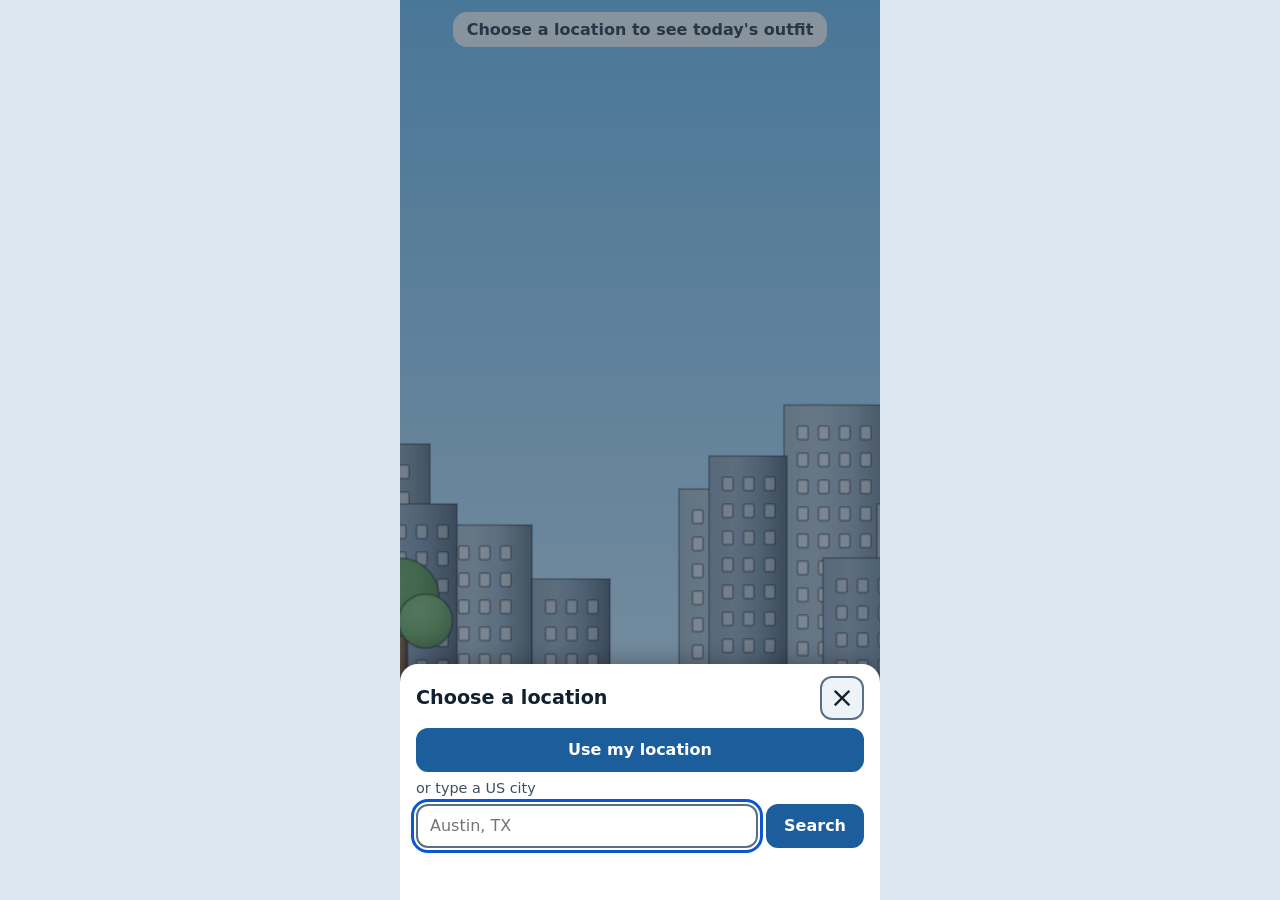
<file: index.html>
<!DOCTYPE html>
<html lang="en">
<head>
  <meta charset="UTF-8">
  <meta name="viewport" content="width=device-width, initial-scale=1">
  <title>Weather Fit</title>
  <link rel="stylesheet" href="css/style.css">
</head>
<body>
  <div id="app"></div>
  <noscript><p class="noscript">Weather Fit needs JavaScript to load the weather.</p></noscript>
  <script src="js/weather.js"></script>
  <script src="js/recommend.js"></script>
  <script src="js/variation.js"></script>
  <script src="js/traits.js"></script>
  <script src="js/store.js"></script>
  <script src="js/art.js"></script>
  <script src="js/app.js"></script>
  <script src="js/builder.js"></script>
  <script src="js/settings.js"></script>
  <script>App.start(document.getElementById("app"));</script>
</body>
</html>
</file>
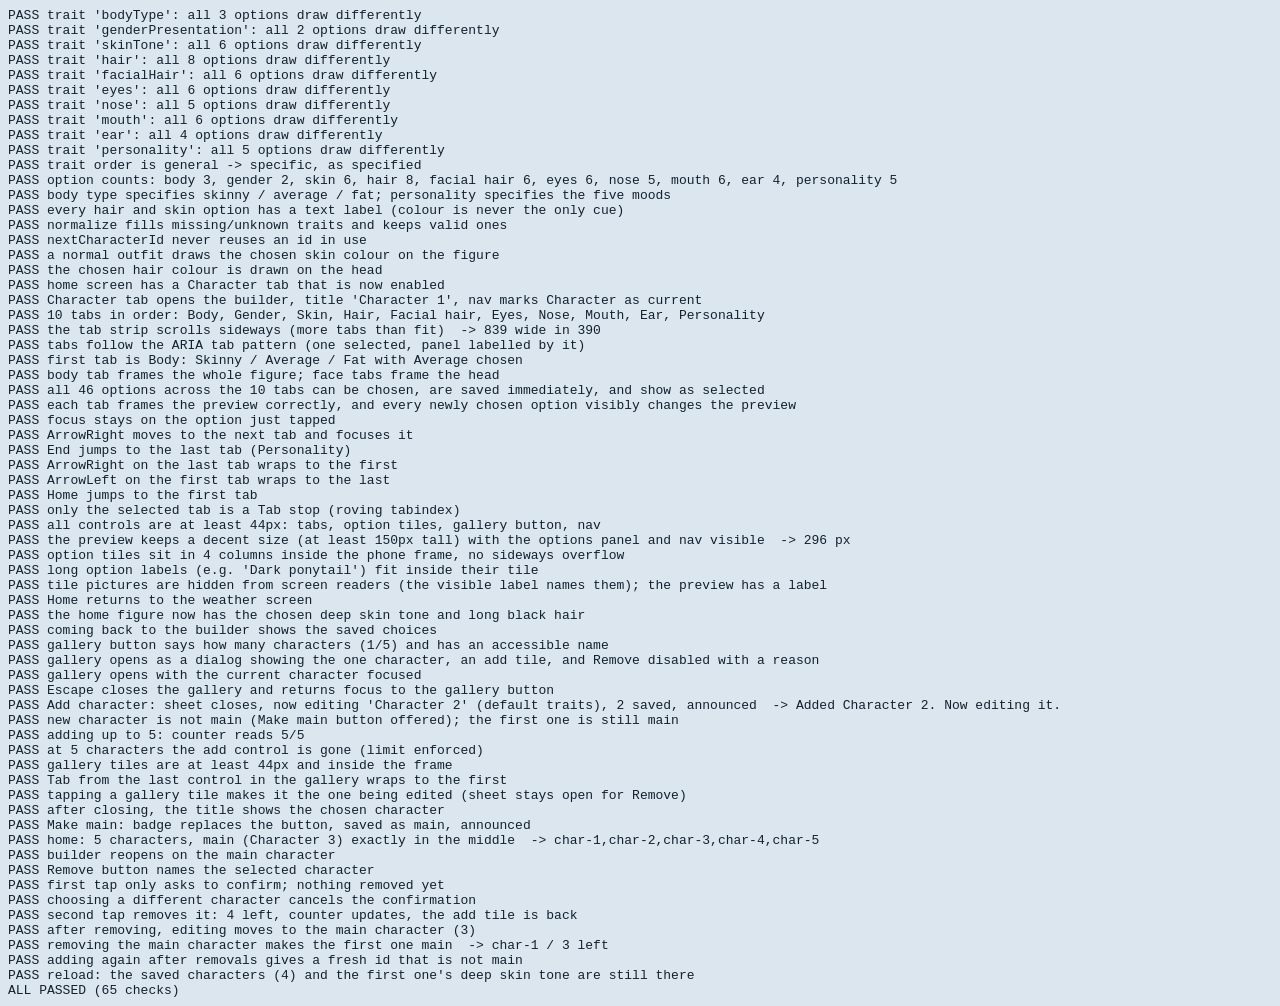
<file: test/builder-test.html>
<!DOCTYPE html>
<html lang="en">
<head>
  <meta charset="UTF-8">
  <meta name="viewport" content="width=device-width, initial-scale=1">
  <title>Builder tests</title>
  <link rel="stylesheet" href="../css/style.css">
  <style>
    html, body { height: auto; }
    pre#out { margin: 0; padding: 8px; font-size: 13px; }
  </style>
</head>
<body>
<pre id="out">running...</pre>
<script src="../js/weather.js"></script>
<script src="../js/recommend.js"></script>
<script src="../js/variation.js"></script>
<script src="../js/traits.js"></script>
<script src="../js/store.js"></script>
<script src="../js/art.js"></script>
<script src="../js/app.js"></script>
<script src="../js/builder.js"></script>
<script>
  // Drives the real character builder with clicks and keys on a 390x700 phone frame, and checks
  // that every option is really drawn and really saved.
  const lines = [];
  let failed = 0;
  function check(name, ok, detail) {
    if (!ok) failed++;
    lines.push((ok ? "PASS " : "FAIL ") + name + (detail ? "  -> " + detail : ""));
  }
  const $ = (root, sel) => root.querySelector(sel);
  const $$ = (root, sel) => Array.from(root.querySelectorAll(sel));
  const text = (root, sel) => ($(root, sel) ? $(root, sel).textContent.trim() : null);
  const rect = (el) => el.getBoundingClientRect();
  const key = (el, k, extra) => { const ev = new KeyboardEvent("keydown", Object.assign({ key: k, bubbles: true, cancelable: true }, extra)); el.dispatchEvent(ev); return ev; };
  const settle = async () => { for (let i = 0; i < 8; i++) await new Promise((r) => setTimeout(r, 0)); };
  const austin = { name: "Austin", state: "Texas", latitude: 30.26715, longitude: -97.74306 };
  const T = Traits;

  // ================= Pure: every option is actually drawn, and differently =================
  const baseChar = T.defaultCharacter("x");
  const draw = (character, view) => Art.characterSvg({ character: character, category: "mild", outfitId: "preview", tag: null, view: view || "head", decorative: true });
  T.TRAITS.forEach((trait) => {
    const drawings = trait.options.map((o) => draw(Object.assign({}, baseChar, { [trait.key]: o.id }), trait.view));
    check("trait '" + trait.key + "': all " + trait.options.length + " options draw differently", new Set(drawings).size === trait.options.length);
  });
  check("trait order is general -> specific, as specified",
    T.TRAITS.map((t) => t.tab).join() === "Body,Gender,Skin,Hair,Facial hair,Eyes,Nose,Mouth,Ear,Personality");
  check("option counts: body 3, gender 2, skin 6, hair 8, facial hair 6, eyes 6, nose 5, mouth 6, ear 4, personality 5",
    T.TRAITS.map((t) => t.options.length).join() === "3,2,6,8,6,6,5,6,4,5");
  check("body type specifies skinny / average / fat; personality specifies the five moods",
    T.traitByKey("bodyType").options.map((o) => o.id).join() === "skinny,average,fat" &&
    T.traitByKey("personality").options.map((o) => o.id).join() === "energetic,anxious,grumpy,chill,neutral");
  check("every hair and skin option has a text label (colour is never the only cue)",
    T.HAIR.concat(T.SKIN_TONES).every((o) => o.label && o.label.length > 2));
  check("normalize fills missing/unknown traits and keeps valid ones",
    JSON.stringify(T.normalize({ id: "q", hair: "nope", eyes: "wide" })) === JSON.stringify(Object.assign(T.defaultCharacter("q"), { eyes: "wide" })));
  check("nextCharacterId never reuses an id in use", T.nextCharacterId([{ id: "char-1" }, { id: "char-3" }]) === "char-4" && T.nextCharacterId([]) === "char-1");
  check("a normal outfit draws the chosen skin colour on the figure", draw(Object.assign({}, baseChar, { skinTone: "deep" }), "full").includes("#5b3a24"));
  check("the chosen hair colour is drawn on the head", draw(Object.assign({}, baseChar, { hair: "long-black" }), "head").includes("#1f1a1a"));

  // ================= Screen =================
  function mount() {
    const el = document.createElement("div");
    el.style.cssText = "width:390px;height:700px;position:absolute;left:-5000px;top:0";
    document.body.appendChild(el);
    return el;
  }
  const real = { fetchWeather: WeatherApi.fetchWeather };
  WeatherApi.fetchWeather = async (lat) => ({ days: Array.from({ length: 15 }, (_, i) => ({
    date: "2026-10-" + String(12 + i).padStart(2, "0"), isToday: i === 0, temperatureF: 64 + i, highF: 64 + i, lowF: 50,
    precipProbability: 5, uvIndex: 1, windMph: 4, humidity: 50, weatherCode: 2 })) });

  (async () => {
    AppStore.clearAll();
    AppStore.setLocation(austin);
    const root = mount();
    await App.start(root);
    check("home screen has a Character tab that is now enabled", Boolean($(root, '[data-action="nav-character"]')) && !$(root, '[data-action="nav-character"]').disabled);
    $(root, '[data-action="nav-character"]').click();

    check("Character tab opens the builder, title 'Character 1', nav marks Character as current",
      Boolean($(root, ".builder")) && text(root, ".b-title") === "Character 1" && $(root, '.tab[aria-current="page"]').textContent.trim() === "Character");
    check("10 tabs in order: Body, Gender, Skin, Hair, Facial hair, Eyes, Nose, Mouth, Ear, Personality",
      $$(root, '[role="tab"]').map((t) => t.textContent.trim()).join() === "Body,Gender,Skin,Hair,Facial hair,Eyes,Nose,Mouth,Ear,Personality");
    check("the tab strip scrolls sideways (more tabs than fit)", $(root, ".b-tabs").scrollWidth > $(root, ".b-tabs").clientWidth + 20,
      $(root, ".b-tabs").scrollWidth + " wide in " + $(root, ".b-tabs").clientWidth);
    check("tabs follow the ARIA tab pattern (one selected, panel labelled by it)",
      $$(root, '[role="tab"][aria-selected="true"]').length === 1 && $(root, '[role="tabpanel"]').getAttribute("aria-labelledby") === "tab-bodyType");
    check("first tab is Body: Skinny / Average / Fat with Average chosen",
      $$(root, ".opt").map((o) => o.textContent.replace("✓", "").trim()).join() === "Skinny,Average,Fat" && $(root, '.opt[aria-pressed="true"]').textContent.includes("Average"));
    check("body tab frames the whole figure; face tabs frame the head",
      $(root, ".b-preview svg").getAttribute("viewBox") === Art.FIGURE_VIEWBOX);

    // ---- every option on every tab: chooses it, saves it, changes the preview ----
    let allSaved = true, allChanged = true, notes = [];
    for (let ti = 0; ti < T.TRAITS.length; ti++) {
      const trait = T.TRAITS[ti];
      $(root, "#tab-" + trait.key).click();
      if ($(root, '[role="tab"][aria-selected="true"]').id !== "tab-" + trait.key) { allSaved = false; notes.push("tab " + trait.key); }
      const wantView = trait.view === "head" ? Art.HEAD_VIEWBOX : Art.FIGURE_VIEWBOX;
      if ($(root, ".b-preview svg").getAttribute("viewBox") !== wantView) { allChanged = false; notes.push("view " + trait.key); }
      if ($$(root, ".opt").length !== trait.options.length) { allSaved = false; notes.push("count " + trait.key); }
      for (const option of trait.options) {
        const before = $(root, ".b-preview svg").outerHTML;
        const wasOn = AppStore.getCharacters()[0][trait.key] === option.id;
        $(root, '[data-option="' + option.id + '"]').click();
        const saved = AppStore.getCharacters()[0][trait.key] === option.id;
        const pressed = $(root, '.opt[aria-pressed="true"]').dataset.option === option.id;
        if (!saved || !pressed) { allSaved = false; notes.push("save " + trait.key + "/" + option.id); }
        if (!wasOn && $(root, ".b-preview svg").outerHTML === before) { allChanged = false; notes.push("preview " + trait.key + "/" + option.id); }
      }
    }
    check("all 46 options across the 10 tabs can be chosen, are saved immediately, and show as selected", allSaved, notes.join(" | "));
    check("each tab frames the preview correctly, and every newly chosen option visibly changes the preview", allChanged, notes.join(" | "));
    check("focus stays on the option just tapped", document.activeElement && document.activeElement.dataset.option === "neutral");

    // ---- keyboard on the tab strip ----
    $(root, "#tab-bodyType").click();
    $(root, "#tab-bodyType").focus();
    key(document.activeElement, "ArrowRight");
    check("ArrowRight moves to the next tab and focuses it", document.activeElement.id === "tab-genderPresentation" && $(root, '[role="tab"][aria-selected="true"]').id === "tab-genderPresentation");
    key(document.activeElement, "End");
    check("End jumps to the last tab (Personality)", document.activeElement.id === "tab-personality");
    key(document.activeElement, "ArrowRight");
    check("ArrowRight on the last tab wraps to the first", document.activeElement.id === "tab-bodyType");
    key(document.activeElement, "ArrowLeft");
    check("ArrowLeft on the first tab wraps to the last", document.activeElement.id === "tab-personality");
    key(document.activeElement, "Home");
    check("Home jumps to the first tab", document.activeElement.id === "tab-bodyType");
    check("only the selected tab is a Tab stop (roving tabindex)", $$(root, '[role="tab"]').filter((t) => t.tabIndex === 0).length === 1);

    // ---- layout and sizes ----
    $(root, "#tab-hair").click();
    const frame = rect(root);
    check("all controls are at least 44px: tabs, option tiles, gallery button, nav",
      $$(root, ".b-tab, .opt, .gal-btn, .tab").every((el) => rect(el).width >= 44 && rect(el).height >= 44));
    check("the preview keeps a decent size (at least 150px tall) with the options panel and nav visible", rect($(root, ".b-preview")).height >= 150,
      Math.round(rect($(root, ".b-preview")).height) + " px");
    check("option tiles sit in 4 columns inside the phone frame, no sideways overflow",
      $$(root, ".opt").every((el) => rect(el).left >= frame.left - 0.5 && rect(el).right <= frame.right + 0.5) && $(root, ".builder").scrollWidth <= $(root, ".builder").clientWidth + 1 &&
      new Set($$(root, ".opt").slice(0, 4).map((el) => Math.round(rect(el).top))).size === 1);
    check("long option labels (e.g. 'Dark ponytail') fit inside their tile", $$(root, ".opt-label").every((l) => l.scrollWidth <= l.parentElement.clientWidth));
    check("tile pictures are hidden from screen readers (the visible label names them); the preview has a label",
      $$(root, ".opt svg").every((s) => s.getAttribute("aria-hidden") === "true") && $(root, ".b-preview svg").getAttribute("aria-label").startsWith("Preview of Character 1"));

    // ---- choices show up on the home screen and survive leaving ----
    $(root, "#tab-skinTone").click();
    $(root, '[data-option="deep"]').click();
    $(root, "#tab-hair").click();
    $(root, '[data-option="long-black"]').click();
    $(root, '[data-action="nav-home"]').click();
    check("Home returns to the weather screen", Boolean($(root, ".temp")) && !$(root, ".builder"));
    const homeFigure = $(root, ".character-art").outerHTML;
    check("the home figure now has the chosen deep skin tone and long black hair", homeFigure.includes("#5b3a24") && homeFigure.includes("#1f1a1a"));
    $(root, '[data-action="nav-character"]').click();
    $(root, "#tab-hair").click();
    check("coming back to the builder shows the saved choices", $(root, '.opt[aria-pressed="true"]').dataset.option === "long-black");
    // ---- gallery ----
    check("gallery button says how many characters (1/5) and has an accessible name", text(root, ".gal-btn") === "1/5" && $(root, ".gal-btn").getAttribute("aria-label").includes("1 of 5"));
    $(root, ".gal-btn").click();
    check("gallery opens as a dialog showing the one character, an add tile, and Remove disabled with a reason",
      $(root, '[role="dialog"]').getAttribute("aria-modal") === "true" && $$(root, ".gal-item[data-select]").length === 1 && Boolean($(root, ".gal-add")) &&
      $(root, '[data-action="remove-character"]').disabled && $(root, ".sheet").textContent.includes("at least one character"));
    check("gallery opens with the current character focused", document.activeElement === $(root, '.gal-item[aria-pressed="true"]'));
    key(document.activeElement, "Escape");
    check("Escape closes the gallery and returns focus to the gallery button", !$(root, ".overlay-layer") && document.activeElement === $(root, ".gal-btn"));
    $(root, ".gal-btn").click();
    $(root, ".gal-add").click();
    check("Add character: sheet closes, now editing 'Character 2' (default traits), 2 saved, announced",
      !$(root, ".overlay-layer") && text(root, ".b-title") === "Character 2" && AppStore.getCharacters().length === 2 &&
      JSON.stringify(AppStore.getCharacters()[1]) === JSON.stringify(T.defaultCharacter("char-2")) && text(root, "#b-status").startsWith("Added"), text(root, "#b-status"));
    check("new character is not main (Make main button offered); the first one is still main",
      Boolean($(root, '[data-action="make-main"]')) && AppStore.getMainCharacterId() === "char-1");
    for (let i = 0; i < 3; i++) { $(root, ".gal-btn").click(); $(root, ".gal-add").click(); }
    check("adding up to 5: counter reads 5/5", text(root, ".gal-btn") === "5/5" && AppStore.getCharacters().length === 5);
    $(root, ".gal-btn").click();
    check("at 5 characters the add control is gone (limit enforced)", !$(root, ".gal-add") && $$(root, ".gal-item[data-select]").length === 5);
    check("gallery tiles are at least 44px and inside the frame", $$(root, ".gal-item").every((el) => rect(el).height >= 44 && rect(el).right <= frame.right + 0.5));
    // focus trap
    const sheetButtons = $$(root, ".overlay-layer button:not([disabled])");
    sheetButtons[sheetButtons.length - 1].focus();
    const tabKey = key(document.activeElement, "Tab");
    check("Tab from the last control in the gallery wraps to the first", tabKey.defaultPrevented && document.activeElement === sheetButtons[0]);
    // select
    $(root, '.gal-item[data-select="char-3"]').click();
    check("tapping a gallery tile makes it the one being edited (sheet stays open for Remove)", $(root, '.gal-item[data-select="char-3"]').getAttribute("aria-pressed") === "true" && Boolean($(root, ".overlay-layer")));
    $(root, '[data-action="close-gallery"]').click();
    check("after closing, the title shows the chosen character", text(root, ".b-title") === "Character 3");

    // ---- make main ----
    $(root, '[data-action="make-main"]').click();
    check("Make main: badge replaces the button, saved as main, announced",
      text(root, ".main-badge") === "★ Main character" && !$(root, '[data-action="make-main"]') && AppStore.getMainCharacterId() === "char-3" && text(root, "#b-status").includes("main"));
    $(root, '[data-action="nav-home"]').click();
    const order = $$(root, ".character").map((c) => c.dataset.character).join();
    check("home: 5 characters, main (Character 3) exactly in the middle", order === "char-1,char-2,char-3,char-4,char-5" && $$(root, ".character")[2].dataset.main === "true", order);
    $(root, '[data-action="nav-character"]').click();
    check("builder reopens on the main character", text(root, ".b-title") === "Character 3" && Boolean($(root, ".main-badge")));

    // ---- remove, with confirmation ----
    $(root, ".gal-btn").click();
    $(root, '.gal-item[data-select="char-5"]').click();
    check("Remove button names the selected character", text(root, '[data-action="remove-character"]') === "Remove Character 5");
    $(root, '[data-action="remove-character"]').click();
    check("first tap only asks to confirm; nothing removed yet", text(root, '[data-action="remove-character"]') === "Tap again to remove Character 5" && AppStore.getCharacters().length === 5);
    $(root, '.gal-item[data-select="char-4"]').click();
    check("choosing a different character cancels the confirmation", text(root, '[data-action="remove-character"]') === "Remove Character 4");
    $(root, '.gal-item[data-select="char-5"]').click();
    $(root, '[data-action="remove-character"]').click();
    $(root, '[data-action="remove-character"]').click();
    check("second tap removes it: 4 left, counter updates, the add tile is back",
      AppStore.getCharacters().map((c) => c.id).join() === "char-1,char-2,char-3,char-4" && Boolean($(root, ".gal-add")) && text(root, ".gal-btn") === "4/5");
    check("after removing, editing moves to the main character (3)", $(root, '.gal-item[aria-pressed="true"]').dataset.select === "char-3");
    $(root, '[data-action="remove-character"]').click();
    $(root, '[data-action="remove-character"]').click();
    check("removing the main character makes the first one main", AppStore.getMainCharacterId() === "char-1" && AppStore.getCharacters().length === 3,
      AppStore.getMainCharacterId() + " / " + AppStore.getCharacters().length + " left");
    $(root, '[data-action="close-gallery"]').click();
    $(root, ".gal-btn").click();
    $(root, ".gal-add").click();
    check("adding again after removals gives a fresh id that is not main", AppStore.getCharacters().map((c) => c.id).join() === "char-1,char-2,char-4,char-5" && AppStore.getMainCharacterId() === "char-1");

    // ---- a fresh page load (new root; the builder follows the newest screen) ----
    const reloaded = mount();
    await App.start(reloaded);
    reloaded.querySelector('[data-action="nav-character"]').click();
    reloaded.querySelector("#tab-skinTone").click();
    check("reload: the saved characters (4) and the first one's deep skin tone are still there",
      AppStore.getCharacters().length === 4 && reloaded.querySelector('.opt[aria-pressed="true"]').dataset.option === "deep" && text(reloaded, ".gal-btn") === "4/5");

    // ---- tidy up ----
    WeatherApi.fetchWeather = real.fetchWeather;
    AppStore.clearAll();
    lines.push(failed ? failed + " FAILED" : "ALL PASSED (" + lines.length + " checks)");
    document.getElementById("out").textContent = lines.join("\n");
    document.title = failed ? "FAILED" : "PASSED";
  })().catch((e) => {
    document.getElementById("out").textContent = lines.join("\n") + "\nCRASH: " + e + "\n" + (e.stack || "");
    document.title = "FAILED";
  });
</script>
</body>
</html>
</file>
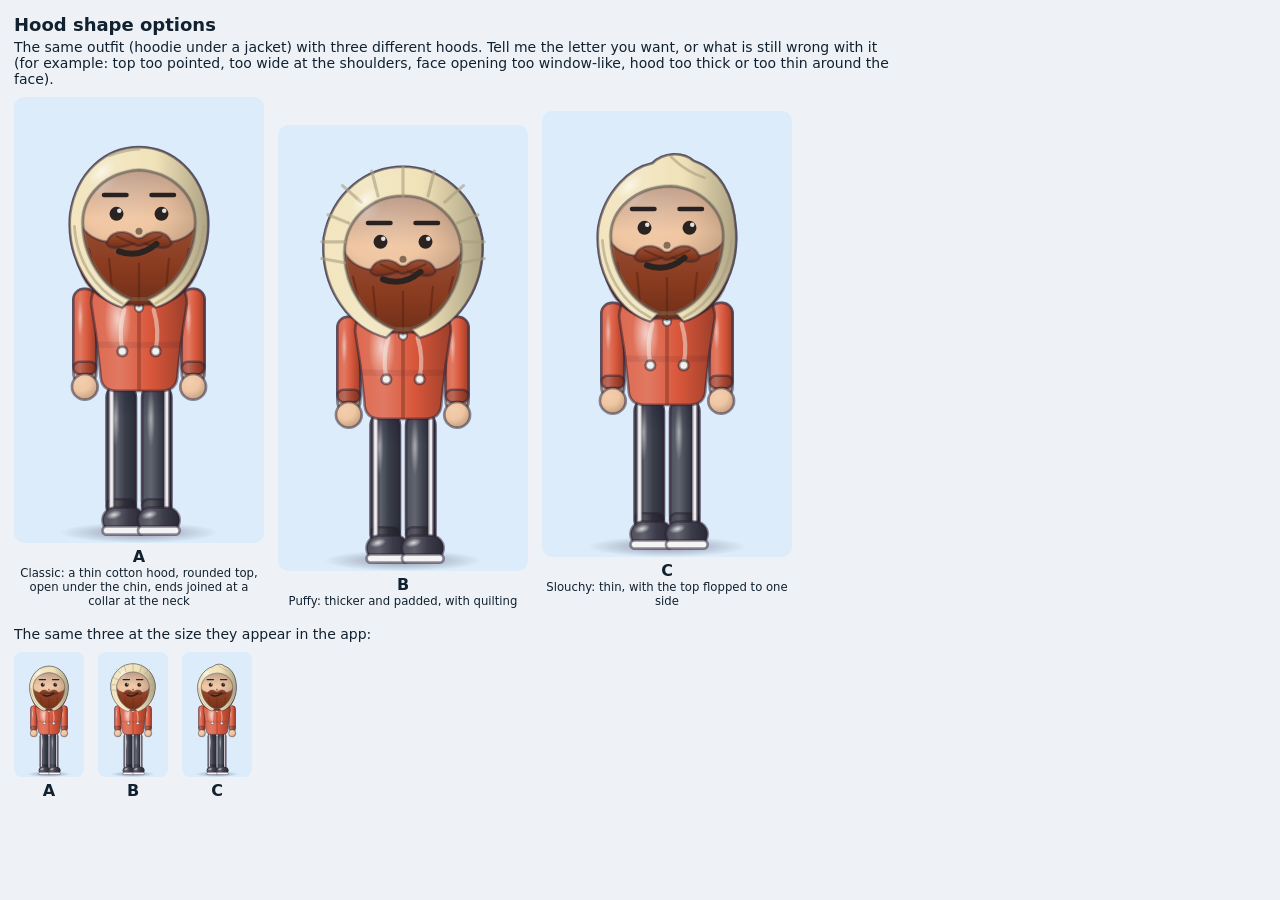
<file: test/hood-options.html>
<!DOCTYPE html>
<html lang="en">
<head>
  <meta charset="UTF-8">
  <title>Hood shape options</title>
  <style>
    /* Three hood styles on the same figure, large and phone-sized, to pick from. Not part of the app. */
    body { margin: 0; padding: 14px; font: 14px system-ui, sans-serif; background: #eef2f6; color: #12212f; }
    h1 { margin: 0 0 4px; font-size: 18px; }
    p { margin: 2px 0 10px; max-width: 880px; }
    .row { display: flex; gap: 14px; align-items: flex-end; flex-wrap: wrap; margin-bottom: 18px; }
    .opt { text-align: center; }
    .opt b { display: block; font-size: 16px; margin-top: 4px; }
    .opt small { display: block; max-width: 250px; margin: 0 auto; }
    .big svg { width: 250px; height: 446px; background: #dcecfa; border-radius: 10px; display: block; }
    .small svg { width: 70px; height: 125px; background: #dcecfa; border-radius: 8px; display: block; }
  </style>
</head>
<body>
<h1>Hood shape options</h1>
<p>The same outfit (hoodie under a jacket) with three different hoods. Tell me the letter you want, or what is still wrong with it
   (for example: top too pointed, too wide at the shoulders, face opening too window-like, hood too thick or too thin around the face).</p>
<div class="row big" id="big"></div>
<p>The same three at the size they appear in the app:</p>
<div class="row small" id="small"></div>
<script src="../js/variation.js"></script>
<script src="../js/traits.js"></script>
<script src="../js/art.js"></script>
<script>
  const options = [
    ["A", "classic", "Classic: a thin cotton hood, rounded top, open under the chin, ends joined at a collar at the neck"],
    ["B", "puffy", "Puffy: thicker and padded, with quilting"],
    ["C", "slouch", "Slouchy: thin, with the top flopped to one side"],
  ];
  const character = Object.assign(Traits.defaultCharacter("hoodopts"), { hair: "curly-auburn", facialHair: "full", mouth: "smirk", personality: "neutral", genderPresentation: "masculine" });
  const draw = (style) => Art.characterSvg({ character: character, category: "cold", outfitId: "cold-1", tag: "sporty", hoodStyle: style, view: "full", decorative: true });
  document.getElementById("big").innerHTML = options.map(([letter, style, note]) => '<div class="opt">' + draw(style) + "<b>" + letter + "</b><small>" + note + "</small></div>").join("");
  document.getElementById("small").innerHTML = options.map(([letter, style]) => '<div class="opt">' + draw(style) + "<b>" + letter + "</b></div>").join("");
  document.title = "LOADED";
</script>
</body>
</html>
</file>
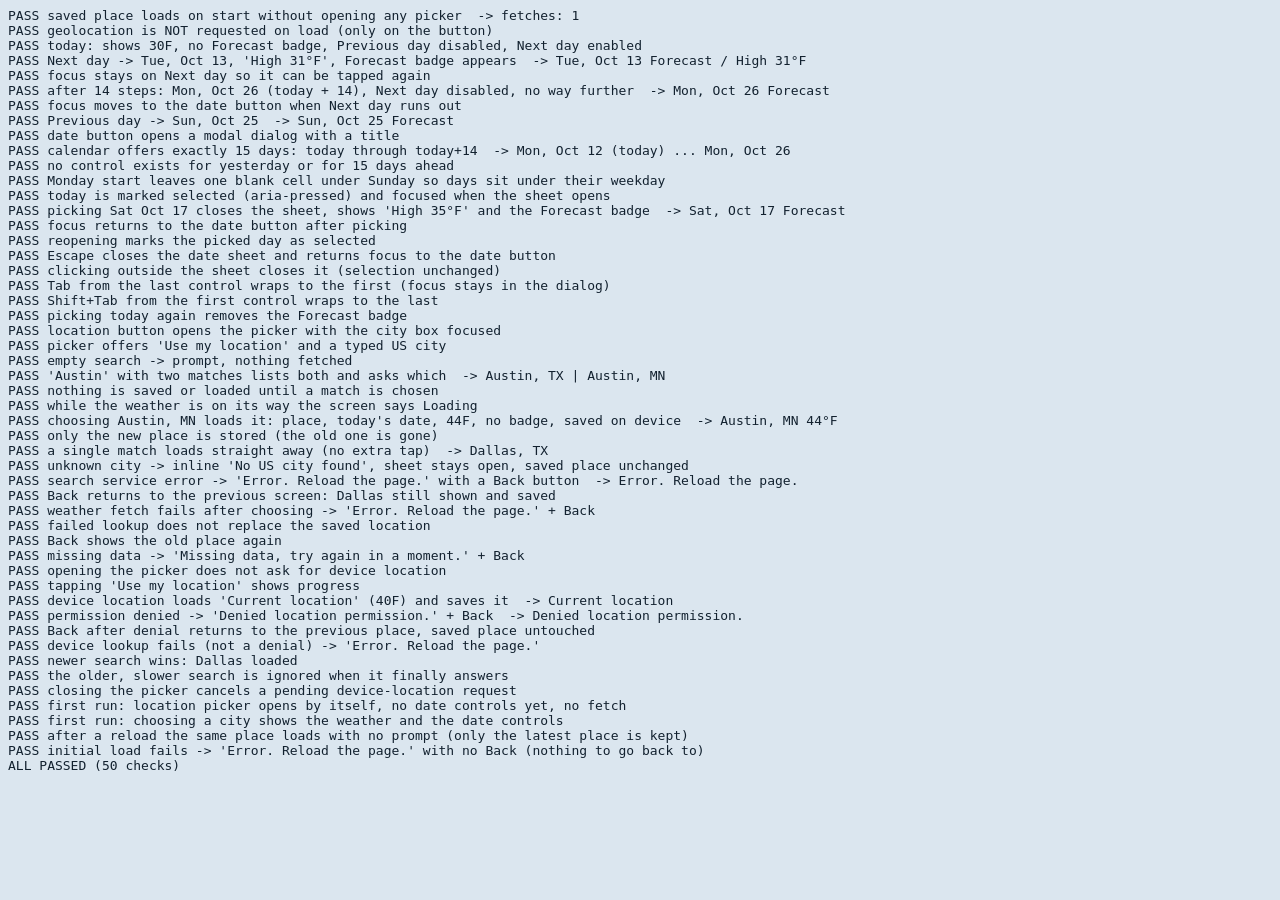
<file: test/interact-test.html>
<!DOCTYPE html>
<html lang="en">
<head>
  <meta charset="UTF-8">
  <meta name="viewport" content="width=device-width, initial-scale=1">
  <title>Picker interaction tests</title>
  <link rel="stylesheet" href="../css/style.css">
  <style>
    html, body { height: auto; }
    pre#out { margin: 0; padding: 8px; font-size: 13px; }
  </style>
</head>
<body>
<pre id="out">running...</pre>
<script src="../js/weather.js"></script>
<script src="../js/recommend.js"></script>
<script src="../js/variation.js"></script>
<script src="../js/traits.js"></script>
<script src="../js/store.js"></script>
<script src="../js/art.js"></script>
<script src="../js/app.js"></script>
<script>
  // Drives the real App with clicks, typing and keyboard events. The network is stubbed so each
  // scenario controls exactly what Open-Meteo "returns" (success, no match, slow, errors, denial).
  const lines = [];
  let failed = 0;
  function check(name, ok, detail) {
    if (!ok) failed++;
    lines.push((ok ? "PASS " : "FAIL ") + name + (detail ? "  -> " + detail : ""));
  }

  const E = WeatherApi.WeatherApiError;
  const real = { geocodeCity: WeatherApi.geocodeCity, fetchWeather: WeatherApi.fetchWeather, getDeviceLocation: WeatherApi.getDeviceLocation };
  const places = {
    austinTx: { name: "Austin", state: "Texas", latitude: 30.26715, longitude: -97.74306 },
    austinMn: { name: "Austin", state: "Minnesota", latitude: 43.66663, longitude: -92.97464 },
    dallas: { name: "Dallas", state: "Texas", latitude: 32.78306, longitude: -96.80667 },
  };
  // 15 days from Mon 2026-10-12; day i is (latitude + i) F, so the number on screen proves which
  // place and which day was loaded.
  function weatherFor(place) {
    return {
      days: Array.from({ length: 15 }, (_, i) => ({
        date: "2026-10-" + String(12 + i).padStart(2, "0"), isToday: i === 0,
        temperatureF: Math.round(place.latitude) + i, highF: Math.round(place.latitude) + i, lowF: 40,
        precipProbability: 5, uvIndex: 1, windMph: 4, humidity: 50, weatherCode: 2,
      })),
    };
  }
  let calls;
  function stubNetwork(overrides) {
    calls = { geocode: [], fetch: [], device: 0 };
    WeatherApi.geocodeCity = async (q) => {
      calls.geocode.push(q);
      if (overrides && overrides.geocode) return overrides.geocode(q);
      const key = q.toLowerCase();
      if (key.startsWith("austin")) return [places.austinTx, places.austinMn];
      if (key.startsWith("dallas")) return [places.dallas];
      throw new E("not_found", "none");
    };
    WeatherApi.fetchWeather = async (lat, lon) => {
      calls.fetch.push(lat);
      if (overrides && overrides.fetch) return overrides.fetch(lat, lon);
      return weatherFor({ latitude: lat });
    };
    WeatherApi.getDeviceLocation = async () => {
      calls.device++;
      if (overrides && overrides.device) return overrides.device();
      return { name: "Current location", state: "", latitude: 40.1, longitude: -75.2 };
    };
  }

  const settle = async () => { for (let i = 0; i < 8; i++) await new Promise((r) => setTimeout(r, 0)); };
  function mount() {
    const el = document.createElement("div");
    el.style.cssText = "width:390px;height:700px;position:absolute;left:-5000px;top:0"; // focusable, off-screen
    document.body.appendChild(el);
    return el;
  }
  const $ = (root, sel) => root.querySelector(sel);
  const $$ = (root, sel) => Array.from(root.querySelectorAll(sel));
  const text = (root, sel) => ($(root, sel) ? $(root, sel).textContent.trim() : null);
  const key = (el, k, extra) => { const ev = new KeyboardEvent("keydown", Object.assign({ key: k, bubbles: true, cancelable: true }, extra)); el.dispatchEvent(ev); return ev; };
  function submitSearch(root, query) {
    $(root, "#city-input").value = query;
    $(root, "form.search").requestSubmit();
  }
  const characters = [{ id: "c1", personality: "chill" }, { id: "c2", personality: "grumpy" }];
  function freshApp(saved) {
    AppStore.clearAll();
    AppStore.saveCharacters(characters);
    if (saved) AppStore.setLocation(saved);
  }

  (async () => {
    // ================= Saved place loads; date stepper =================
    stubNetwork();
    freshApp(places.austinTx);
    let root = mount();
    await App.start(root);
    check("saved place loads on start without opening any picker", text(root, ".place") === "Austin, TX" && !$(root, ".sheet-layer") && calls.fetch.length === 1, "fetches: " + calls.fetch.length);
    check("geolocation is NOT requested on load (only on the button)", calls.device === 0);
    check("today: shows 30F, no Forecast badge, Previous day disabled, Next day enabled",
      text(root, ".temp") === "30°F" && !$(root, ".badge") && $(root, '[data-action="prev-day"]').disabled && !$(root, '[data-action="next-day"]').disabled);
    $(root, '[data-action="next-day"]').click();
    check("Next day -> Tue, Oct 13, 'High 31°F', Forecast badge appears",
      text(root, ".date").startsWith("Tue, Oct 13") && text(root, ".temp") === "High 31°F" && text(root, ".badge") === "Forecast", text(root, ".date") + " / " + text(root, ".temp"));
    check("focus stays on Next day so it can be tapped again", document.activeElement === $(root, '[data-action="next-day"]'));
    for (let i = 0; i < 13; i++) $(root, '[data-action="next-day"]').click();
    check("after 14 steps: Mon, Oct 26 (today + 14), Next day disabled, no way further",
      text(root, ".date").startsWith("Mon, Oct 26") && $(root, '[data-action="next-day"]').disabled && text(root, ".temp") === "High 44°F", text(root, ".date"));
    check("focus moves to the date button when Next day runs out", document.activeElement === $(root, '[data-action="open-date"]'));
    $(root, '[data-action="prev-day"]').click();
    check("Previous day -> Sun, Oct 25", text(root, ".date").startsWith("Sun, Oct 25"), text(root, ".date"));

    // ================= Date sheet =================
    root = mount();
    await App.start(root);
    $(root, '[data-action="open-date"]').click();
    const dialog = $(root, '[role="dialog"]');
    check("date button opens a modal dialog with a title", dialog && dialog.getAttribute("aria-modal") === "true" && text(root, "#sheet-title") === "Choose a date");
    const dayButtons = $$(root, ".cal-day");
    const labels = dayButtons.map((b) => b.getAttribute("aria-label"));
    check("calendar offers exactly 15 days: today through today+14", dayButtons.length === 15 && labels[0] === "Mon, Oct 12 (today)" && labels[14] === "Mon, Oct 26", labels[0] + " ... " + labels[14]);
    check("no control exists for yesterday or for 15 days ahead",
      !labels.some((l) => l.includes("Oct 11") || l.includes("Oct 27")) && $$(root, ".cal-day, .cal button, input[type=date]").length === 15);
    check("Monday start leaves one blank cell under Sunday so days sit under their weekday", $$(root, ".cal-blank").length === 1);
    check("today is marked selected (aria-pressed) and focused when the sheet opens",
      dayButtons[0].getAttribute("aria-pressed") === "true" && dayButtons.filter((b) => b.getAttribute("aria-pressed") === "true").length === 1 && document.activeElement === dayButtons[0]);
    dayButtons[5].click();
    check("picking Sat Oct 17 closes the sheet, shows 'High 35°F' and the Forecast badge",
      !$(root, ".sheet-layer") && text(root, ".date").startsWith("Sat, Oct 17") && text(root, ".temp") === "High 35°F" && text(root, ".badge") === "Forecast", text(root, ".date"));
    check("focus returns to the date button after picking", document.activeElement === $(root, '[data-action="open-date"]'));
    $(root, '[data-action="open-date"]').click();
    check("reopening marks the picked day as selected", $$(root, ".cal-day")[5].getAttribute("aria-pressed") === "true");
    key(document.activeElement, "Escape");
    check("Escape closes the date sheet and returns focus to the date button", !$(root, ".sheet-layer") && document.activeElement === $(root, '[data-action="open-date"]'));
    $(root, '[data-action="open-date"]').click();
    $(root, ".backdrop").click();
    check("clicking outside the sheet closes it (selection unchanged)", !$(root, ".sheet-layer") && text(root, ".date").startsWith("Sat, Oct 17"));
    $(root, '[data-action="open-date"]').click();
    const focusables = $$(root, ".sheet-layer button");
    focusables[focusables.length - 1].focus();
    const tab = key(focusables[focusables.length - 1], "Tab");
    check("Tab from the last control wraps to the first (focus stays in the dialog)", tab.defaultPrevented && document.activeElement === focusables[0]);
    const shiftTab = key(focusables[0], "Tab", { shiftKey: true });
    check("Shift+Tab from the first control wraps to the last", shiftTab.defaultPrevented && document.activeElement === focusables[focusables.length - 1]);
    $$(root, ".cal-day")[0].click();
    check("picking today again removes the Forecast badge", !$(root, ".badge") && text(root, ".temp") === "30°F");

    // ================= Location sheet: search =================
    stubNetwork();
    freshApp(places.austinTx);
    root = mount();
    await App.start(root);
    $(root, '[data-action="next-day"]').click(); // be on a future day, to prove a new place resets to today
    $(root, '[data-action="open-location"]').click();
    check("location button opens the picker with the city box focused",
      text(root, "#sheet-title") === "Choose a location" && document.activeElement === $(root, "#city-input"));
    check("picker offers 'Use my location' and a typed US city", Boolean($(root, '[data-action="use-device"]')) && Boolean($(root, "#city-input")));
    submitSearch(root, "   ");
    check("empty search -> prompt, nothing fetched", text(root, ".sheet-status") === "Type a US city, like Austin, TX." && calls.geocode.length === 0);
    submitSearch(root, "Austin");
    await settle();
    const results = $$(root, ".result").map((b) => b.textContent.trim());
    check("'Austin' with two matches lists both and asks which", results.join() === "Austin, TX,Austin, MN" && text(root, ".sheet-status") === "2 matches. Choose one.", results.join(" | "));
    check("nothing is saved or loaded until a match is chosen", AppStore.getLocation().state === "Texas" && calls.fetch.length === 1);
    $$(root, ".result")[1].click();
    check("while the weather is on its way the screen says Loading", text(root, "p") === "Loading");
    await settle();
    check("choosing Austin, MN loads it: place, today's date, 44F, no badge, saved on device",
      text(root, ".place") === "Austin, MN" && text(root, ".temp") === "44°F" && !$(root, ".badge") && AppStore.getLocation().state === "Minnesota", text(root, ".place") + " " + text(root, ".temp"));
    check("only the new place is stored (the old one is gone)", !JSON.stringify(Object.entries(localStorage)).includes("30.26"));

    $(root, '[data-action="open-location"]').click();
    submitSearch(root, "Dallas");
    await settle();
    check("a single match loads straight away (no extra tap)", text(root, ".place") === "Dallas, TX" && text(root, ".temp") === "33°F", text(root, ".place"));

    $(root, '[data-action="open-location"]').click();
    submitSearch(root, "zzzz");
    await settle();
    check("unknown city -> inline 'No US city found', sheet stays open, saved place unchanged",
      text(root, ".sheet-status") === 'No US city found for "zzzz".' && Boolean($(root, ".sheet-layer")) && AppStore.getLocation().name === "Dallas");
    key(document.activeElement, "Escape");

    // ================= Location sheet: failures with Back =================
    stubNetwork({ geocode: async () => { throw new E("network", "down"); } });
    $(root, '[data-action="open-location"]').click();
    submitSearch(root, "Austin");
    await settle();
    check("search service error -> 'Error. Reload the page.' with a Back button",
      text(root, "p") === "Error. Reload the page." && Boolean($(root, '[data-action="back"]')), text(root, "p"));
    $(root, '[data-action="back"]').click();
    check("Back returns to the previous screen: Dallas still shown and saved",
      text(root, ".place") === "Dallas, TX" && AppStore.getLocation().name === "Dallas");

    stubNetwork({ fetch: async () => { throw new E("service", "500"); } });
    $(root, '[data-action="open-location"]').click();
    submitSearch(root, "Austin");
    await settle();
    $$(root, ".result")[0].click();
    await settle();
    check("weather fetch fails after choosing -> 'Error. Reload the page.' + Back", text(root, "p") === "Error. Reload the page." && Boolean($(root, '[data-action="back"]')));
    check("failed lookup does not replace the saved location", AppStore.getLocation().name === "Dallas");
    $(root, '[data-action="back"]').click();
    check("Back shows the old place again", text(root, ".place") === "Dallas, TX");

    stubNetwork({ fetch: async () => { throw new E("missing", "no data"); } });
    $(root, '[data-action="open-location"]').click();
    submitSearch(root, "Austin");
    await settle();
    $$(root, ".result")[0].click();
    await settle();
    check("missing data -> 'Missing data, try again in a moment.' + Back", text(root, "p") === "Missing data, try again in a moment." && Boolean($(root, '[data-action="back"]')));
    $(root, '[data-action="back"]').click();

    // ================= Device location =================
    stubNetwork();
    $(root, '[data-action="open-location"]').click();
    check("opening the picker does not ask for device location", calls.device === 0);
    $(root, '[data-action="use-device"]').click();
    check("tapping 'Use my location' shows progress", text(root, ".sheet-status") === "Finding your location…" && calls.device === 1);
    await settle();
    check("device location loads 'Current location' (40F) and saves it",
      text(root, ".place") === "Current location" && text(root, ".temp") === "40°F" && AppStore.getLocation().name === "Current location", text(root, ".place"));

    stubNetwork({ device: async () => { throw new E("permission_denied", "no"); } });
    $(root, '[data-action="open-location"]').click();
    $(root, '[data-action="use-device"]').click();
    await settle();
    check("permission denied -> 'Denied location permission.' + Back", text(root, "p") === "Denied location permission." && Boolean($(root, '[data-action="back"]')), text(root, "p"));
    $(root, '[data-action="back"]').click();
    check("Back after denial returns to the previous place, saved place untouched", text(root, ".place") === "Current location" && AppStore.getLocation().name === "Current location");

    stubNetwork({ device: async () => { throw new E("service", "timeout"); } });
    $(root, '[data-action="open-location"]').click();
    $(root, '[data-action="use-device"]').click();
    await settle();
    check("device lookup fails (not a denial) -> 'Error. Reload the page.'", text(root, "p") === "Error. Reload the page.");
    $(root, '[data-action="back"]').click();

    // ================= Stale / cancelled requests =================
    let releaseSlow;
    stubNetwork({ geocode: (q) => q === "Austin" ? new Promise((resolve) => { releaseSlow = () => resolve([places.austinTx, places.austinMn]); }) : Promise.resolve([places.dallas]) });
    $(root, '[data-action="open-location"]').click();
    submitSearch(root, "Austin"); // slow
    submitSearch(root, "Dallas"); // fast, newer
    await settle();
    check("newer search wins: Dallas loaded", text(root, ".place") === "Dallas, TX");
    releaseSlow();
    await settle();
    check("the older, slower search is ignored when it finally answers", text(root, ".place") === "Dallas, TX" && !$(root, ".results"));

    let releaseDevice;
    stubNetwork({ device: () => new Promise((resolve) => { releaseDevice = () => resolve({ name: "Current location", state: "", latitude: 40.1, longitude: -75.2 }); }) });
    $(root, '[data-action="open-location"]').click();
    $(root, '[data-action="use-device"]').click();
    $(root, '[data-action="close-sheet"]').click(); // user cancels while the browser prompt is open
    releaseDevice();
    await settle();
    check("closing the picker cancels a pending device-location request", text(root, ".place") === "Dallas, TX" && AppStore.getLocation().name === "Dallas");

    // ================= First run, reload, initial failure =================
    stubNetwork();
    freshApp(null);
    root = mount();
    await App.start(root);
    check("first run: location picker opens by itself, no date controls yet, no fetch",
      text(root, "#sheet-title") === "Choose a location" && document.activeElement === $(root, "#city-input") && !$(root, ".datebar") && calls.fetch.length === 0);
    submitSearch(root, "Dallas");
    await settle();
    check("first run: choosing a city shows the weather and the date controls", text(root, ".place") === "Dallas, TX" && Boolean($(root, ".datebar")));
    const reloaded = mount();
    await App.start(reloaded);
    check("after a reload the same place loads with no prompt (only the latest place is kept)",
      text(reloaded, ".place") === "Dallas, TX" && !$(reloaded, ".sheet-layer") && AppStore.getLocation().name === "Dallas");

    stubNetwork({ fetch: async () => { throw new E("network", "down"); } });
    const failing = mount();
    await App.start(failing);
    check("initial load fails -> 'Error. Reload the page.' with no Back (nothing to go back to)",
      text(failing, "p") === "Error. Reload the page." && !$(failing, '[data-action="back"]'));

    WeatherApi.geocodeCity = real.geocodeCity;
    WeatherApi.fetchWeather = real.fetchWeather;
    WeatherApi.getDeviceLocation = real.getDeviceLocation;
    AppStore.clearAll();

    lines.push(failed ? failed + " FAILED" : "ALL PASSED (" + lines.length + " checks)");
    document.getElementById("out").textContent = lines.join("\n");
    document.title = failed ? "FAILED" : "PASSED";
  })().catch((e) => {
    document.getElementById("out").textContent = lines.join("\n") + "\nCRASH: " + e + "\n" + (e.stack || "");
    document.title = "FAILED";
  });
</script>
</body>
</html>
</file>
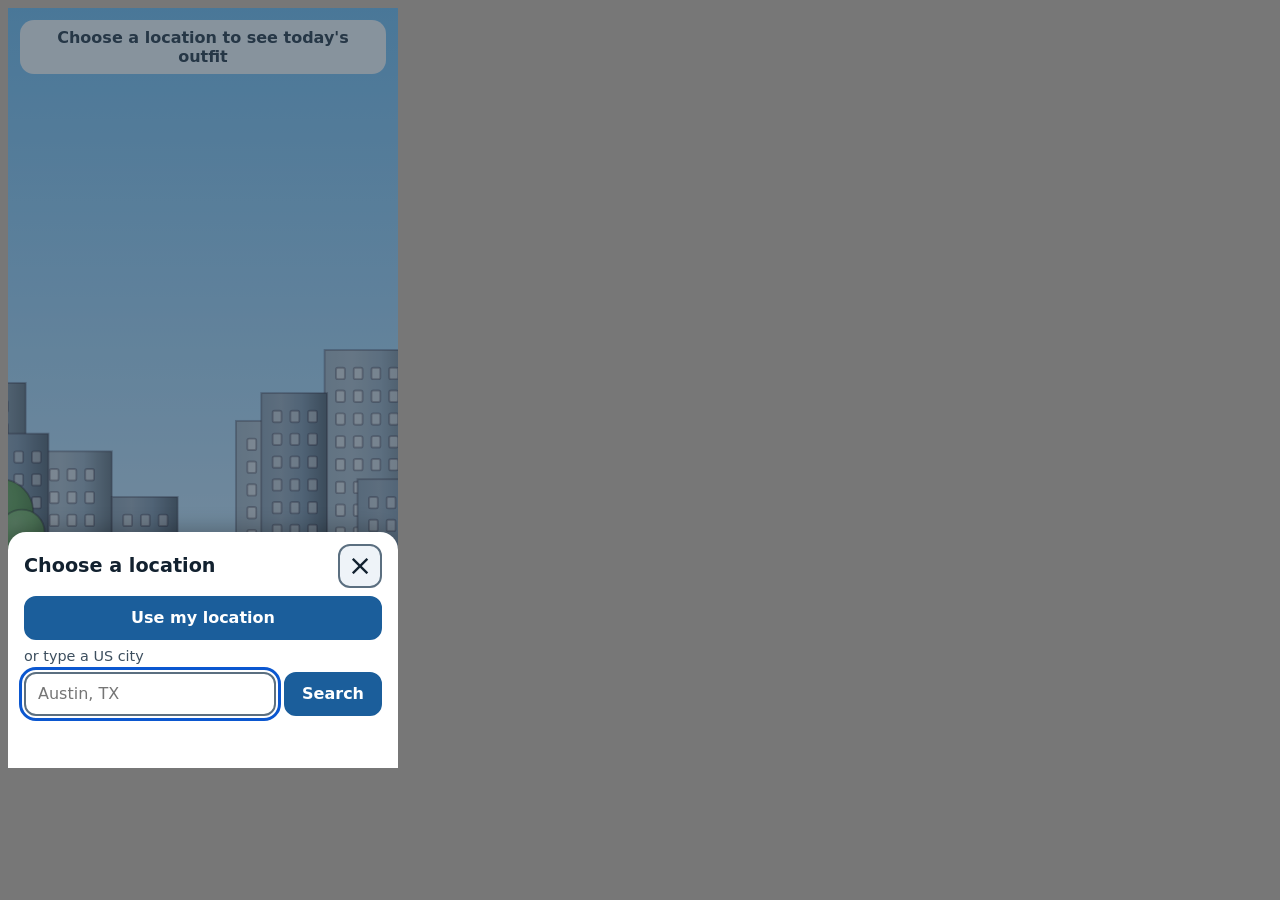
<file: test/live-demo.html>
<!DOCTYPE html>
<html lang="en">
<head>
  <meta charset="UTF-8">
  <meta name="viewport" content="width=device-width, initial-scale=1">
  <title>Live demo</title>
  <link rel="stylesheet" href="../css/style.css">
  <style>
    html, body { height: auto; background: #777; }
    .frame { width: 390px; height: 760px; margin: 8px; position: relative; background: #fff; }
  </style>
</head>
<body>
  <!-- Phone-sized frame running the real App against live Open-Meteo, for screenshots.
       ?city=Dallas%2C%20TX  &personalities=chill,grumpy  &main=2  &sheet=date|location|results  &day=3 -->
  <div class="frame"><div id="app" style="height:100%"></div></div>
  <script src="../js/weather.js"></script>
  <script src="../js/recommend.js"></script>
  <script src="../js/variation.js"></script>
<script src="../js/traits.js"></script>
  <script src="../js/store.js"></script>
  <script src="../js/art.js"></script>
  <script src="../js/app.js"></script>
  <script src="../js/builder.js"></script>
  <script src="../js/settings.js"></script>
  <script>
    (async () => {
      const params = new URLSearchParams(location.search);
      const root = document.getElementById("app");
      AppStore.clearAll();
      const personalities = (params.get("personalities") || "chill").split(",");
      AppStore.saveCharacters(personalities.map((p, i) => ({ id: "char-" + (i + 1), personality: p })));
      if (params.get("main")) AppStore.setMainCharacterId("char-" + params.get("main"));
      if (params.get("city")) AppStore.setLocation((await WeatherApi.geocodeCity(params.get("city")))[0]);
      await App.start(root);
      const wait = () => new Promise((r) => setTimeout(r, 1500));
      if (params.get("day")) for (let i = 0; i < Number(params.get("day")); i++) root.querySelector('[data-action="next-day"]').click();
      const sheet = params.get("sheet");
      if (sheet === "date") root.querySelector('[data-action="open-date"]').click();
      if (sheet === "location") root.querySelector('[data-action="open-location"]').click();
      if (sheet === "results") {
        root.querySelector('[data-action="open-location"]').click();
        root.querySelector("#city-input").value = "Austin";
        root.querySelector("form.search").requestSubmit();
        await wait();
      }
      // Settings: ?screen=settings &row=3 (0 data, 1 privacy, 2 help, 3 about) &scroll=600
      if (params.get("screen") === "settings") {
        root.querySelector('[data-action="nav-settings"]').click();
        if (params.get("row")) root.querySelectorAll(".row")[Number(params.get("row"))].click();
        if (params.get("scroll")) root.querySelector(".s-body").scrollTop = Number(params.get("scroll"));
      }
      // Character builder: ?screen=character &tab=hair &pick=spiky-blond &sheet=gallery
      if (params.get("screen") === "character") {
        root.querySelector('[data-action="nav-character"]').click();
        if (params.get("tab")) root.querySelector("#tab-" + params.get("tab")).click();
        if (params.get("pick")) root.querySelector('[data-option="' + params.get("pick") + '"]').click();
        if (sheet === "gallery") root.querySelector(".gal-btn").click();
      }
      document.title = "LOADED";
    })();
  </script>
</body>
</html>
</file>
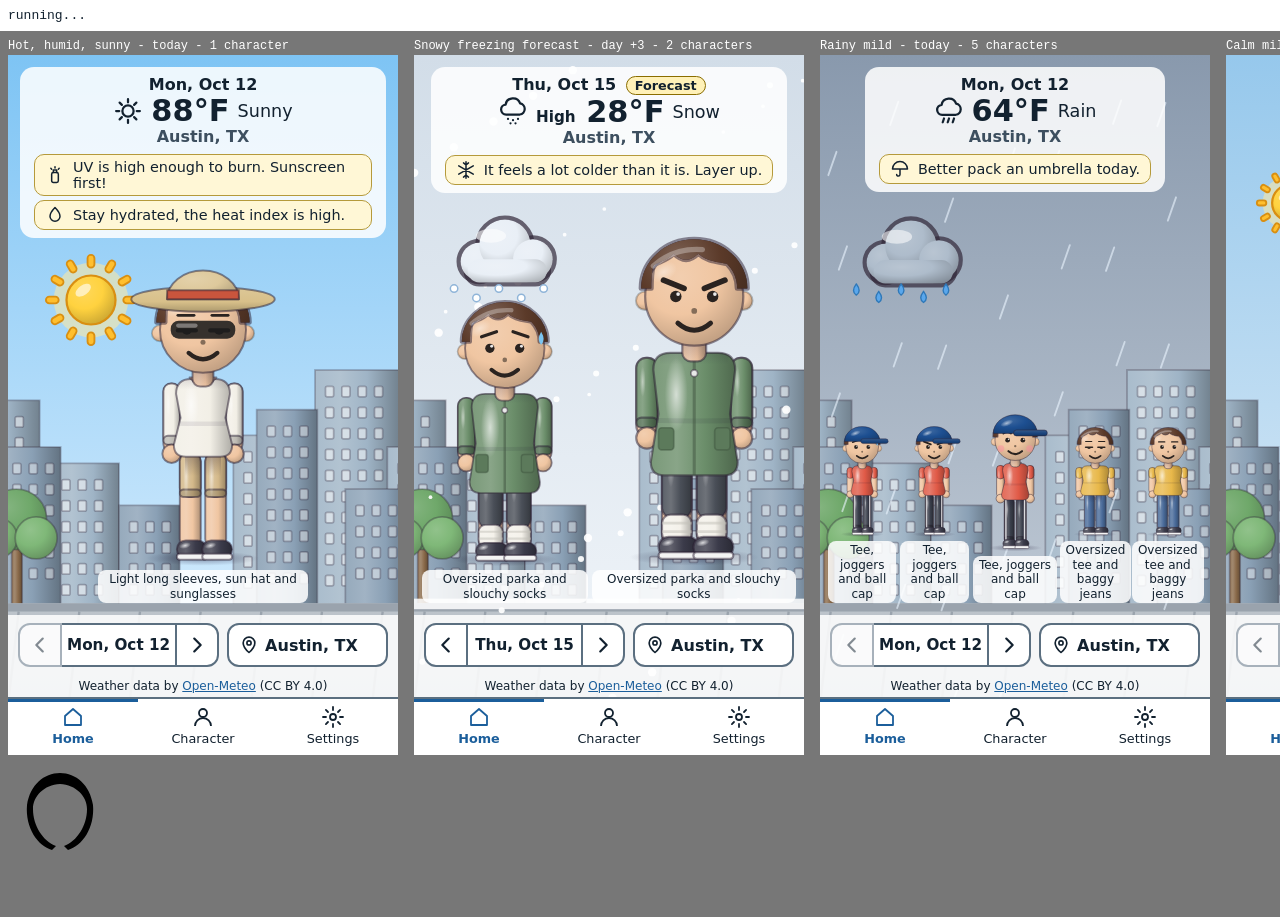
<file: test/main-test.html>
<!DOCTYPE html>
<html lang="en">
<head>
  <meta charset="UTF-8">
  <meta name="viewport" content="width=device-width, initial-scale=1">
  <title>Main screen tests</title>
  <link rel="stylesheet" href="../css/style.css">
  <style>
    /* Harness only: html/body/#app are 100% tall in the real page, so give each phone a fixed frame. */
    html, body { height: auto; background: #777; }
    #cases { display: flex; gap: 16px; align-items: flex-start; padding: 8px; }
    .case { width: 390px; height: 700px; position: relative; background: #fff; flex: none; }
    .label { color: #fff; font: 12px monospace; margin: 0 0 2px; }
    pre#out { margin: 0; padding: 8px; background: #fff; font-size: 13px; white-space: pre-wrap; word-break: break-word; }
    /* Hidden views must stay laid out (visibility, not display:none) or every measurement reads 0. */
    body[data-view="results"] #cases { visibility: hidden; position: absolute; top: 0; }
    body[data-view="cases"] pre#out { display: none; }
  </style>
</head>
<body>
<pre id="out">running...</pre>
<div id="cases"></div>
<script src="../js/weather.js"></script>
<script src="../js/recommend.js"></script>
<script src="../js/variation.js"></script>
<script src="../js/traits.js"></script>
<script src="../js/store.js"></script>
<script src="../js/art.js"></script>
<script src="../js/app.js"></script>
<script>
  // Renders canned weather through the real App.render, then checks what is actually in the DOM.
  document.body.dataset.view = new URLSearchParams(location.search).get("view") || "";
  const lines = [];
  let failed = 0;
  function check(name, ok, detail) {
    if (!ok) failed++;
    lines.push((ok ? "PASS " : "FAIL ") + name + (detail ? "  -> " + detail : ""));
  }

  const austin = { name: "Austin", state: "Texas", latitude: 30.26715, longitude: -97.74306 };
  const base = { temperatureF: 68, highF: 68, lowF: 55, precipProbability: 5, uvIndex: 1, windMph: 4, humidity: 50, weatherCode: 2 };
  // 15 plain days starting 2026-10-12; `over` patches individual days by index.
  function makeDays(over) {
    return Array.from({ length: 15 }, (_, i) =>
      Object.assign({ date: "2026-10-" + String(12 + i).padStart(2, "0"), isToday: i === 0 }, base, (over && over[i]) || {}));
  }
  const char = (id, personality) => ({ id: id, personality: personality });
  const same = (a, b) => JSON.stringify(a) === JSON.stringify(b);

  const cases = [
    { id: "hot", title: "Hot, humid, sunny - today - 1 character",
      days: makeDays({ 0: { temperatureF: 88.3, humidity: 76, precipProbability: 19, uvIndex: 4.9, windMph: 6, weatherCode: 1 } }),
      dayIndex: 0, chars: [char("c1", "chill")] },
    { id: "freeze", title: "Snowy freezing forecast - day +3 - 2 characters",
      days: makeDays({ 3: { temperatureF: 28, highF: 28, humidity: 60, precipProbability: 10, windMph: 15, weatherCode: 71 } }),
      dayIndex: 3, chars: [char("c1", "grumpy"), char("c2", "anxious")] },
    { id: "rain", title: "Rainy mild - today - 5 characters",
      days: makeDays({ 0: { temperatureF: 64, humidity: 80, precipProbability: 70, weatherCode: 61 } }),
      dayIndex: 0, chars: [char("c1", "energetic"), char("c2", "anxious"), char("c3", "grumpy"), char("c4", "chill"), char("c5", "neutral")] },
    { id: "calm", title: "Calm mild day - today - no reminders",
      days: makeDays({}), dayIndex: 0, chars: [char("c1", "neutral")] },
  ];

  AppStore.clearAll();
  const cont = document.getElementById("cases");
  const frames = {};
  cases.forEach((c) => {
    const wrap = document.createElement("div");
    wrap.innerHTML = '<p class="label">' + c.title + '</p><div class="case"></div>';
    cont.appendChild(wrap);
    frames[c.id] = wrap.querySelector(".case");
    App.render(frames[c.id], { location: austin, days: c.days, dayIndex: c.dayIndex, characters: c.chars });
  });
  // First-run state (no saved location), rendered as a fifth frame.
  const noLoc = document.createElement("div");
  noLoc.innerHTML = '<p class="label">First run - no saved location</p><div class="case"></div>';
  cont.appendChild(noLoc);
  App.renderNoLocation(noLoc.querySelector(".case"));

  const $ = (root, sel) => root.querySelector(sel);
  const $$ = (root, sel) => Array.from(root.querySelectorAll(sel));
  const text = (root, sel) => ($(root, sel) ? $(root, sel).textContent.trim() : null);
  const rect = (el) => el.getBoundingClientRect();

  // --- Case: hot, humid, sunny, today ---
  let f = frames.hot;
  check("hot/today: shows 88F with the degree symbol and unit", text(f, ".temp") === "88°F", text(f, ".temp"));
  check("hot/today: condition text is Sunny", text(f, ".cond") === "Sunny", text(f, ".cond"));
  check("hot/today: no Forecast badge, no 'High' prefix", !$(f, ".badge") && !text(f, ".temp").startsWith("High"));
  check("hot/today: date reads Mon, Oct 12", text(f, ".date") === "Mon, Oct 12", text(f, ".date"));
  check("hot/today: location reads Austin, TX", text(f, ".place") === "Austin, TX", text(f, ".place"));
  check("hot/today: reminders are sunscreen + hydration only (from UV 4.9, heat index ~105; rain 19%)",
    $$(f, ".reminders li").map((li) => li.dataset.reminder).join() === "sunscreen,hydration");
  check("hot/today: reminder text is one of the defined wordings",
    $$(f, ".reminders li").every((li) => Variation.REMINDER_WORDINGS[li.dataset.reminder].includes(li.textContent.trim())));
  check("hot/today: 1 character, outfit is a 'hot' variation", $$(f, ".character").length === 1 && $(f, ".character").dataset.outfit.startsWith("hot-"), $(f, ".character").dataset.outfit);
  check("hot/today: data source credit with Open-Meteo link", $(f, '.source a[href="https://open-meteo.com/"]') !== null);

  // --- Case: snowy freezing forecast, day +3 ---
  f = frames.freeze;
  check("freeze/forecast: shows 'High 28°F'", text(f, ".temp") === "High 28°F", text(f, ".temp"));
  check("freeze/forecast: Forecast badge present", text(f, ".badge") === "Forecast");
  check("freeze/forecast: date reads Thu, Oct 15", text(f, ".date").startsWith("Thu, Oct 15"), text(f, ".date"));
  check("freeze/forecast: condition text is Snow", text(f, ".cond") === "Snow");
  check("freeze/forecast: cold caution shown (28F with 15 mph wind), no sunscreen/umbrella/hydration",
    $$(f, ".reminders li").map((li) => li.dataset.reminder).join() === "cold_caution");
  check("freeze/forecast: 2 characters, both in a 'freezing' outfit", $$(f, ".character").length === 2 && $$(f, ".character").every((c) => c.dataset.outfit.startsWith("freezing-")));

  // --- Case: rainy mild, 5 characters ---
  f = frames.rain;
  check("rain/today: condition text is Rain", text(f, ".cond") === "Rain");
  check("rain/today: umbrella is the only reminder", $$(f, ".reminders li").map((li) => li.dataset.reminder).join() === "umbrella");
  check("rain/today: 5 characters shown side by side", $$(f, ".character").length === 5);
  const figs = $$(f, ".character").map((c) => rect(c));
  check("rain/today: the 5 characters sit in one row without overlapping each other",
    figs.every((r, i) => i === 0 || r.left >= figs[i - 1].right - 0.5) && figs.every((r) => Math.abs(r.bottom - figs[0].bottom) < 2),
    figs.map((r) => Math.round(r.width)).join("/") + " px wide");
  check("rain/today: all 5 stay inside the 390px phone frame", figs.every((r) => r.left >= rect(f).left - 0.5 && r.right <= rect(f).right + 0.5));

  // --- Case: calm day ---
  f = frames.calm;
  check("calm/today: no reminder block at all when nothing triggers", $(f, ".reminders") === null);
  check("calm/today: condition text is Partly cloudy", text(f, ".cond") === "Partly cloudy");

  // --- One state drives everything (every case) ---
  cases.forEach((c) => {
    const root = frames[c.id];
    const day = c.days[c.dayIndex];
    const evaluation = Recommend.evaluate(day);
    const state = AppStore.resolveWithCache(evaluation, austin, day.date, c.chars[0]);
    const label = Art.WEATHER_ICONS[state.weatherConditionIcon].label;
    check(c.id + ": big scene icon, condition text and state icon all agree (" + state.weatherConditionIcon + ")",
      $(root, ".sky-icon").dataset.icon === state.weatherConditionIcon && text(root, ".cond") === label);
    check(c.id + ": every caption is the exact outfit named by that character's state",
      $$(root, ".character").every((el, i) => {
        const s = AppStore.resolveWithCache(evaluation, austin, day.date, c.chars[i]);
        const v = Object.values(Variation.OUTFIT_VARIATIONS).flat().find((x) => x.id === s.outfitVariation);
        return el.dataset.outfit === s.outfitVariation && el.querySelector("figcaption").textContent === v.name &&
          el.querySelector("svg").getAttribute("aria-label").includes(v.name.toLowerCase());
      }));
  });

  // --- Layout: text block never covers the characters; controls are big enough ---
  cases.forEach((c) => {
    const root = frames[c.id];
    const summaryBottom = rect($(root, ".summary")).bottom;
    // The figure is drawn at the bottom of its box (aspect 120:232), so measure where it really starts.
    const topOfArt = Math.min(...$$(root, ".character-art").map((a) => { const r = rect(a); return r.bottom - Math.min(r.height, (r.width * Art.FIGURE_HEIGHT) / Art.FIGURE_WIDTH); }));
    check(c.id + ": weather text ends above the characters (" + Math.round(summaryBottom) + " <= " + Math.round(topOfArt) + ")", summaryBottom <= topOfArt + 0.5);
    check(c.id + ": date stepper (previous, date, next) and location buttons are all at least 44x44",
      $$(root, ".ctl").length === 4 && $$(root, ".ctl").every((b) => rect(b).width >= 44 && rect(b).height >= 44));
    const frameRect = rect(root);
    check(c.id + ": date and location controls sit in the lower third of the phone (thumb reach)",
      $$(root, ".ctl").every((b) => rect(b).top >= frameRect.top + (frameRect.height * 2) / 3),
      "controls top at " + Math.round(rect($(root, ".controls")).top - frameRect.top) + " of " + Math.round(frameRect.height) + " px");
    // Text must fit inside its button: a clipped "Mon, Oct 1" next to an arrow is a real defect.
    const fits = (btn) => { const s = btn.querySelector("span"), st = getComputedStyle(btn); return s.getBoundingClientRect().width <= btn.clientWidth - parseFloat(st.paddingLeft) - parseFloat(st.paddingRight) + 0.5; };
    check(c.id + ": the date text fits inside its button (not clipped by the arrows)", fits($(root, '[data-action="open-date"]')),
      Math.round($(root, '[data-action="open-date"] span').getBoundingClientRect().width) + " px text in " + $(root, '[data-action="open-date"]').clientWidth + " px button");
    check(c.id + ": date button shows the selected date", $(root, '[data-action="open-date"]').textContent.trim() === text(root, ".date").replace("Forecast", "").trim());
    check(c.id + ": bottom nav has Home, Character, Settings, each at least 44 tall",
      $$(root, ".tab").map((t) => t.textContent.trim()).join() === "Home,Character,Settings" && $$(root, ".tab").every((t) => rect(t).height >= 44));
    check(c.id + ": every role=img SVG has a label", $$(root, 'svg[role="img"]').every((s) => s.getAttribute("aria-label")));
  });

  // --- Drawing matches the written outfit name (guards against name/art drift) ---
  const allOutfits = Object.values(Variation.OUTFIT_VARIATIONS).flat();
  const T0 = Traits.defaultCharacter("t0");
  check("every outfit id has a drawing spec", allOutfits.every((v) => Art.OUTFIT_LOOK[v.id]), allOutfits.length + " outfits");
  const nameRules = [
    [/tank|crop top/i, "sleeves", "none"],
    [/\btee\b|polo/i, "sleeves", "short"],
    [/long.sleeve|sweater|jacket|coat|parka|puffer|hoodie|sweatshirt|windbreaker/i, "sleeves", "long"],
    [/shorts/i, "pants", "short"],
    [/jeans|pants|joggers|leggings|sweats/i, "pants", "long"],
  ];
  const mismatches = [];
  allOutfits.forEach((v) => {
    const look = Art.OUTFIT_LOOK[v.id] || {};
    nameRules.forEach(([pattern, field, want]) => {
      if (pattern.test(v.name) && look[field] !== want) mismatches.push(v.id + ' "' + v.name + '": ' + field + " is " + look[field] + ", name implies " + want);
    });
    if (/coat|parka|puffer/i.test(v.name) && !look.coat) mismatches.push(v.id + ": name has a coat but drawing has none");
    // Accessories must match in BOTH directions: drawn if and only if the name mentions them.
    [["cap", /\bcap\b/i], ["sunHat", /sun hat/i], ["beanie", /beanie/i], ["scarf", /scarf/i], ["glasses", /sunglasses/i],
     ["hood", /hood/i], ["socks", /socks/i], ["crop", /crop/i], ["pockets", /cargo/i]].forEach(([flag, pattern]) => {
      if (pattern.test(v.name) !== Boolean(look[flag])) mismatches.push(v.id + ' "' + v.name + '": ' + flag + " is " + Boolean(look[flag]) + " but the name says " + pattern.test(v.name));
    });
    if (/zipped/i.test(v.name) && !look.zip) mismatches.push(v.id + ": name says zipped but the drawing has no zip");
    if (/puffer/i.test(v.name) && look.coat !== "puffer") mismatches.push(v.id + ": name says puffer but the coat is not drawn as one");
  });
  check("each outfit's drawing (sleeves, pants, coat, hats, scarf, hood, socks, crop top, pockets, zip, sunglasses) agrees with its written name", mismatches.length === 0, mismatches.join(" | "));
  check("every outfit defines its own top and bottom colours (valid hex)",
    allOutfits.every((v) => { const l = Art.OUTFIT_LOOK[v.id]; return /^#[0-9a-f]{6}$/i.test(l.top) && /^#[0-9a-f]{6}$/i.test(l.bottom); }));
  check("the 21 outfits are drawn as 21 distinct pictures", new Set(allOutfits.map((v) => Art.characterSvg({ character: T0, category: "mild", outfitId: v.id, tag: v.tag, view: "full", decorative: true }))).size === 21);
  check("the scene art and sky art differ for each of the 7 weather types",
    new Set(["clear", "partly_cloudy", "cloudy", "rain", "thunderstorm", "snow", "windy_fog"].map((i) => Art.sceneSvg(i).replace(/-\d+/g, ""))).size === 7 &&
    new Set(["clear", "partly_cloudy", "cloudy", "rain", "thunderstorm", "snow", "windy_fog"].map((i) => Art.skyArt(i))).size === 7);
  // --- Hoodies are always worn with the hood up, and no hair shows through ---
  const hoodOutfits = allOutfits.filter((v) => /hood/i.test(v.name));
  check("outfits that mention a hood or hoodie: " + hoodOutfits.map((v) => v.id).join(", "), hoodOutfits.length === 3);
  check("every hood or hoodie outfit is drawn with the hood UP (never down)", hoodOutfits.every((v) => Art.OUTFIT_LOOK[v.id].hood === "up"),
    hoodOutfits.map((v) => v.id + ":" + Art.OUTFIT_LOOK[v.id].hood).join(" "));
  check("no outfit is drawn with a hood down", allOutfits.every((v) => Art.OUTFIT_LOOK[v.id].hood === undefined || Art.OUTFIT_LOOK[v.id].hood === "up"));
  const visibleHair = Traits.HAIR.filter((h) => h.style !== "bald");
  const leaks = [];
  // Under a hood the figure must look exactly the same whatever the hairstyle, i.e. identical to bald.
  const drawWith = (v, hairId) => Art.characterSvg({ character: Object.assign({}, T0, { hair: hairId }), category: "cold", outfitId: v.id, tag: v.tag, view: "full", decorative: true });
  hoodOutfits.forEach((v) => {
    const bald = drawWith(v, "bald");
    visibleHair.forEach((h) => {
      // gradient ids are unique per drawing, so compare with those numbers removed
      const strip = (m) => m.replace(/-\d+/g, "-N");
      if (strip(drawWith(v, h.id)) !== strip(bald)) leaks.push(v.id + "/" + h.id);
    });
    if (!bald.includes('data-hood="band"')) leaks.push(v.id + " has no hood");
  });
  check("under a hood the drawing is identical for all 7 hairstyles and bald (no fringe, bun, spikes or locks poke out), for each hoodie", leaks.length === 0, leaks.join(", "));
  const controlHair = Art.characterSvg({ character: Object.assign({}, T0, { hair: "spiky-blond" }), category: "mild", outfitId: "mild-2", tag: "covered", view: "full", decorative: true });
  check("control: without a hood the same hairstyle IS drawn", controlHair.includes("#e0b84a") && !controlHair.includes('data-hood="band"'));

  // --- The hood is a thin, rounded band over the head, open under the chin, joined at the neck ---
  const NS = "http://www.w3.org/2000/svg";
  const svgHost = document.createElementNS(NS, "svg");
  document.body.appendChild(svgHost);
  const inFill = (d, x, y, rule) => { const p = document.createElementNS(NS, "path"); p.setAttribute("d", d); if (rule) p.setAttribute("fill-rule", rule); svgHost.appendChild(p); const r = p.isPointInFill(new DOMPoint(x, y)); p.remove(); return r; };
  const hoodProblems = [];
  Object.entries(Art.HOODS).forEach(([name, h]) => {
    // rounded top, not pointed: points a little to each side of the centre, just under the top, are cloth
    [[48, 15], [72, 15]].forEach(([x, y]) => { if (!inFill(h.band, x, y)) hoodProblems.push(name + ": top is pointed (" + x + "," + y + " is not cloth)"); });
    // open under the chin: neither the chin nor the neck is covered
    [[60, 70], [60, 78]].forEach(([x, y]) => { if (inFill(h.band, x, y)) hoodProblems.push(name + ": the hood closes under the chin (" + x + "," + y + ")"); });
    // joined at the base of the neck: both ends of the band reach the collar
    [[54, 85], [66, 85]].forEach(([x, y]) => { if (!inFill(h.band, x, y)) hoodProblems.push(name + ": an end of the hood does not reach the sides of the neck (" + x + "," + y + ")"); });
    // thin: measure the band across at ear level (y=44) and over the top (x=60)
    let side = 0; for (let x = 8; x < 60; x += 0.5) if (inFill(h.band, x, 44)) side += 0.5;
    let top = 0; for (let y = 0; y < 60; y += 0.5) if (inFill(h.band, 60, y)) top += 0.5;
    if (side > 11) hoodProblems.push(name + ": too thick at the sides (" + side + ")");
    const topLimit = { classic: 12, puffy: 15, slouch: 16 }[name]; // the thin hood is strict; the padded and slouchy ones are meant to be a little thicker on top
    if (top > topLimit) hoodProblems.push(name + ": too thick over the top (" + top + " > " + topLimit + ")");
    // covers the top of the head: the head circle's top arc is under the band (not bare skin sticking out)
    for (let deg = 215; deg <= 325; deg += 10) {
      const x = 60 + 28.8 * Math.cos((deg * Math.PI) / 180), y = 42 + 28.8 * Math.sin((deg * Math.PI) / 180);
      if (!inFill(h.band, x, y) && !inFill(h.inside, x, y)) hoodProblems.push(name + ": the head pokes out of the hood at " + deg + "deg");
    }
  });
  check("every hood style is a thin rounded band: rounded top, open under the chin, both ends reach the neck, thin at the sides and top, and it covers the top of the head", hoodProblems.length === 0, hoodProblems.slice(0, 4).join(" | "));
  svgHost.remove();
  check("the three hoods differ from each other (classic, puffy, slouch), and the hooded outfits use all three",
    new Set(Object.values(Art.HOODS).map((h) => h.band)).size === 3 && new Set(["freezing-1", "cold-1", "cold-2"].map((id) => Art.OUTFIT_LOOK[id].hoodStyle)).size === 3);
  // the back of the hood fills the windows beside the head, so the scene never shows through them
  const hoodSvgFor = (id) => Art.characterSvg({ character: T0, category: "cold", outfitId: id, tag: "sporty", view: "full", decorative: true });
  const windowPointsBehind = [];
  const svgHost3 = document.createElementNS("http://www.w3.org/2000/svg", "svg");
  document.body.appendChild(svgHost3);
  const fillsPoint = (d, x, y) => { const p = document.createElementNS("http://www.w3.org/2000/svg", "path"); p.setAttribute("d", d); svgHost3.appendChild(p); const r = p.isPointInFill(new DOMPoint(x, y)); p.remove(); return r; };
  Object.entries(Art.HOODS).forEach(([name, h]) => {
    // points in the windows: between the head circle (centre 60,42 r 28.8) and the band, beside the cheeks and neck, plus the gap beside the neck
    [[35, 58], [85, 58], [37, 68], [83, 68], [44, 78], [76, 78]].forEach(([x, y]) => {
      const insideBand = fillsPoint(h.band, x, y);
      const inHead = Math.hypot(x - 60, y - 42) <= 28.8;
      if (!insideBand && !inHead && !fillsPoint(h.back, x, y)) windowPointsBehind.push(name + " (" + x + "," + y + ")");
    });
  });
  svgHost3.remove();
  check("the back of the hood fills every window beside the head and neck (so the scene never shows through), for all three hoods", windowPointsBehind.length === 0, windowPointsBehind.join(" "));
  check("each hooded outfit draws the back of its hood", ["freezing-1", "cold-1", "cold-2"].every((id) => hoodSvgFor(id).includes('data-hood="back"')) && !hoodSvgFor("mild-2").includes('data-hood="back"'));
  check("no roll across the middle of the neck (crossed out by the Developer): the two ends of the hood meet at the sides of the neck instead",
    ["freezing-1", "cold-1", "cold-2"].every((id) => !hoodSvgFor(id).includes('data-hood="collar"')));
  check("the scarf is wrapped around the neck, not down on the chest: its top edge is within the neck (y 62-80) and it covers the neck's base",
    Art.SCARF_Y >= 62 && Art.SCARF_Y <= 76 && Art.SCARF_Y + 13 >= 80, "scarf spans y " + Art.SCARF_Y + " to " + (Art.SCARF_Y + 13));
  // the band's two ends must nearly touch at the neck (a narrow gap, about the width of the neck)
  const neckGap = Object.entries(Art.HOODS).map(([name, h]) => { let gap = 0; for (let x = 40; x < 80; x += 0.5) if (!fillsPoint(h.band, x, 84) && x > 52 && x < 68) gap += 0.5; return name + ":" + gap; });
  check("the ends of every hood come down and in to meet at the neck: the gap between them at the base of the neck is no wider than the neck plus its outline (16)", neckGap.every((g) => Number(g.split(":")[1]) <= 16), neckGap.join(" "));
  // Under a hood the beard is still visible (only hair is hidden)
  const beardUnderHood = (hairId, facial) => Art.characterSvg({ character: Object.assign({}, T0, { hair: hairId, facialHair: facial }), category: "cold", outfitId: "cold-1", tag: "sporty", view: "full", decorative: true });
  check("under a hood the beard still shows in the hair colour while the hair itself does not",
    beardUnderHood("curly-auburn", "beard").includes("#8a3b1f") && !beardUnderHood("curly-auburn", "clean").includes("#8a3b1f"));

  // --- The hairline sits high on the forehead, not at eyebrow level ---
  check("hairline: the hair ends at least 6 units above the eyebrows at the centre of the forehead (it used to sit right on the brows)",
    Art.HAIRLINE.browY - Art.HAIRLINE.centreY >= 6, JSON.stringify(Art.HAIRLINE));
  check("the fringe is uneven tufts, not one smooth curve (the hair shape has several curve segments along the hairline)",
    (Art.characterSvg({ character: T0, category: "mild", outfitId: "preview", tag: null, view: "head", decorative: true }).match(/C\d+ \d+ \d+ \d+ \d+ \d+/g) || []).length >= 6);

  // --- Hair is drawn as one piece, and tall hair is not cut off ---
  const drawHair = (hairId) => Art.characterSvg({ character: Object.assign({}, T0, { hair: hairId }), category: "mild", outfitId: "preview", tag: null, view: "full", decorative: true });
  const hairHost = document.createElement("div");
  hairHost.style.cssText = "position:absolute;left:0;top:0;width:300px;height:520px;visibility:hidden";
  document.body.appendChild(hairHost);
  const hairIssues = [];
  Traits.HAIR.filter((h) => h.style !== "bald").forEach((h) => {
    hairHost.innerHTML = drawHair(h.id);
    const svg = hairHost.querySelector("svg");
    const vb = svg.viewBox.baseVal;
    // every hair shape is inside the drawing area
    svg.querySelectorAll("[fill]").forEach(() => {});
    const hairBoxes = Array.from(svg.querySelectorAll("path")).filter((p) => (p.getAttribute("fill") || "").includes(h.id) === false);
    const top = svg.getBBox().y;
    if (top < vb.y - 0.5) hairIssues.push(h.id + " is cut off at the top (" + top.toFixed(1) + " < " + vb.y + ")");
  });
  hairHost.remove();
  check("no hairstyle (spikes, bun, curls) is taller than the figure's drawing area, so none is cut off", hairIssues.length === 0, hairIssues.join(" | "));
  const merged = (hairId) => (drawHair(hairId).match(/stroke-width="2.4"/g) || []).length;
  check("each hairstyle has ONE outline around its whole silhouette, not one per piece (curly has no circle outlines)",
    merged("curly-auburn") === merged("short-brown") && merged("spiky-blond") === merged("short-brown"), "outlined groups: curly " + merged("curly-auburn") + ", short " + merged("short-brown") + ", spiky " + merged("spiky-blond"));
  check("spiky hair is a dome with spikes: the dome plus seven spikes are in the drawing", (drawHair("spiky-blond").match(/L/g) || []).length >= 14);

  // --- Facial hair ---
  const FS = Art.FACIAL_SHAPES;
  const NS2 = "http://www.w3.org/2000/svg";
  const host2 = document.createElementNS(NS2, "svg");
  document.body.appendChild(host2);
  const inShape = (d, x, y, rule) => { const p = document.createElementNS(NS2, "path"); p.setAttribute("d", d); if (rule) p.setAttribute("fill-rule", rule); host2.appendChild(p); const r = p.isPointInFill(new DOMPoint(x, y)); p.remove(); return r; };
  check("a goatee is a RING around the mouth: hair above (mustache), below (chin), left and right of it, and none on the mouth itself",
    inShape(FS.GOATEE, 60, 57, "evenodd") && inShape(FS.GOATEE, 60, 73, "evenodd") && inShape(FS.GOATEE, 46, 62, "evenodd") && inShape(FS.GOATEE, 74, 62, "evenodd") && !inShape(FS.GOATEE, 60, 63, "evenodd"));
  check("a plain beard leaves the upper lip and mouth free; a full beard covers the area up to the mustache line",
    !inShape(FS.JAW_BEARD, 60, 62) && inShape(FS.JAW_BEARD, 60, 75) && inShape(FS.FULL_BEARD, 60, 62));
  check("the beard's edges are natural, not one smooth curve: 10+ curve segments, six of them an uneven row of tufts along the bottom",
    (FS.FULL_BEARD.match(/C/g) || []).length >= 10);
  host2.remove();

  const faceDrawings = Traits.traitByKey("facialHair").options.map((o) => Art.characterSvg({ character: Object.assign({}, T0, { facialHair: o.id }), category: "mild", outfitId: "preview", tag: null, view: "head", decorative: true }));
  check("facial hair: 6 options (clean shaven, stubble, mustache, goatee, beard, full beard & mustache), each drawn differently",
    Traits.traitByKey("facialHair").options.map((o) => o.id).join() === "clean,stubble,mustache,goatee,beard,full" && new Set(faceDrawings).size === 6);
  check("facial hair takes the hair colour: auburn hair gives an auburn beard, and a bald head gets a dark brown one",
    Art.characterSvg({ character: Object.assign({}, T0, { hair: "bald", facialHair: "beard" }), category: "mild", outfitId: "preview", tag: null, view: "head", decorative: true }).includes("#3a2a22") &&
    Art.characterSvg({ character: Object.assign({}, T0, { hair: "bald", facialHair: "beard" }), category: "mild", outfitId: "preview", tag: null, view: "head", decorative: true }).includes("#000000") === false);
  check("stubble is kept inside the face (clipped to the head circle)", faceDrawings[1].includes("clip-path") && !faceDrawings[0].includes("stubble"));

  // --- Grin shows clenched, gritted teeth ---
  const grinHead = Art.characterSvg({ character: Object.assign({}, T0, { mouth: "grin" }), category: "mild", outfitId: "preview", tag: null, view: "head", decorative: true });
  const smileHead = Art.characterSvg({ character: Object.assign({}, T0, { mouth: "smile" }), category: "mild", outfitId: "preview", tag: null, view: "head", decorative: true });
  check("grin keeps the smiling mouth shape and fills it with clenched teeth (white, clench line, tooth divisions); a plain smile has none",
    grinHead.includes("M48 59.5q12 14 24 0z") && grinHead.includes('fill="#fff"') && grinHead.includes("M50.5 62.8H69.5M54.5 60.5V65M60 60.5V66.5M65.5 60.5V65") && !smileHead.includes("M50.5 62.8H69.5"));

  // --- Shadows: on the body only (clipped to the model), plus one shadow on the ground ---
  const shadowFigures = [];
  allOutfits.forEach((v) => shadowFigures.push(["outfit " + v.id, Art.characterSvg({ character: T0, category: "mild", outfitId: v.id, tag: v.tag, view: "full", decorative: true })]));
  ["skinny", "average", "fat"].forEach((b) => ["feminine", "masculine"].forEach((g) =>
    shadowFigures.push([b + "/" + g, Art.characterSvg({ character: Object.assign({}, T0, { bodyType: b, genderPresentation: g }), category: "mild", outfitId: "preview", tag: null, view: "full", decorative: true })])));
  const shadowHost = document.createElement("div");
  document.body.appendChild(shadowHost);
  const shadowProblems = [];
  shadowFigures.forEach(([label, markup]) => {
    shadowHost.innerHTML = markup;
    const bodyShadows = shadowHost.querySelectorAll('[data-shadow="body"]');
    const ground = shadowHost.querySelectorAll('[data-shadow="ground"]');
    if (!bodyShadows.length) shadowProblems.push(label + ": no body shadow at all");
    bodyShadows.forEach((el) => { if (!el.closest("[clip-path]")) shadowProblems.push(label + ": a body shadow is not clipped to the model"); });
    if (ground.length !== 1) shadowProblems.push(label + ": expected exactly one ground shadow");
    if (/rgba\(20,\s*10,\s*40/.test(markup.replace(/data-shadow="body" d="[^"]*" stroke="rgba\(20,10,40,\.16\)"/, ""))) shadowProblems.push(label + ": an unclipped dark shape is drawn");
  });
  shadowHost.remove();
  check("every body shadow (chin, between the legs, waist crease) is clipped to the model's own shape, in all " + shadowFigures.length + " figures; only the ground shadow lies outside it", shadowProblems.length === 0, shadowProblems.slice(0, 4).join(" | "));
  const headOnly = Art.characterSvg({ character: T0, category: "mild", outfitId: "preview", tag: null, view: "head", decorative: true });
  check("close-up head views have no ground shadow", !headOnly.includes('data-shadow="ground"'));

  const rendered = frames.hot.querySelector(".character-art").outerHTML;
  check("hot-day figure shows its outfit: hot-2 'light long sleeves, sun hat, sunglasses' draws sleeves and a hat and glasses",
    $(frames.hot, ".character").dataset.outfit !== "hot-2" || (rendered.includes("#d8c08a") && rendered.includes('fill="#1d1d1d"')));

  // --- Main character: in the middle, bigger, and the reminders use its wording ---
  const roster = [char("a", "energetic"), char("b", "anxious"), char("c", "grumpy"), char("d", "chill"), char("e", "neutral")];
  const orderIds = (n, mainId) => App.orderForStage(roster.slice(0, n), mainId).map((x) => x.id).join("");
  check("stage order: 1 character -> a", orderIds(1, "a") === "a");
  check("stage order: 2 characters, main b -> a b (main on the right of centre)", orderIds(2, "b") === "ab");
  check("stage order: 3 characters, main c -> a c b (main exactly in the middle)", orderIds(3, "c") === "acb", orderIds(3, "c"));
  check("stage order: 5 characters, main e -> a b e c d (main exactly in the middle)", orderIds(5, "e") === "abecd", orderIds(5, "e"));
  check("stage order: 5 characters, main a -> b c a d e", orderIds(5, "a") === "bcade", orderIds(5, "a"));
  check("stage order: unknown main id falls back to the first character as main (b a c)", orderIds(3, "zzz") === "bac", orderIds(3, "zzz"));

  const hotDay = makeDays({ 0: { temperatureF: 92, humidity: 60, precipProbability: 70, uvIndex: 7, weatherCode: 95 } });
  const mainRoot = document.createElement("div");
  mainRoot.style.cssText = "width:390px;height:700px;position:absolute;left:0;top:0;visibility:hidden"; // laid out, not shown
  document.body.appendChild(mainRoot);
  App.render(mainRoot, { location: austin, days: hotDay, dayIndex: 0, characters: roster.slice(0, 3), mainId: "c" });
  const figsRow = $$(mainRoot, ".character");
  check("main character renders in the middle slot and is flagged main", figsRow.length === 3 && figsRow[1].dataset.character === "c" && figsRow[1].dataset.main === "true" && $$(mainRoot, '[data-main="true"]').length === 1,
    figsRow.map((x) => x.dataset.character).join(""));
  const artHeight = (fig) => rect(fig.querySelector(".character-art")).height;
  check("main character's figure is taller than the others'", artHeight(figsRow[1]) > artHeight(figsRow[0]) && artHeight(figsRow[1]) > artHeight(figsRow[2]),
    Math.round(artHeight(figsRow[0])) + " / " + Math.round(artHeight(figsRow[1])) + " / " + Math.round(artHeight(figsRow[2])) + " px");
  const dayForMain = hotDay[0];
  const mainEval = Recommend.evaluate(dayForMain);
  const mainState = AppStore.resolveWithCache(mainEval, austin, dayForMain.date, roster[2]);
  const expectedWording = mainState.activeReminders.map((r) => Variation.REMINDER_WORDINGS[r.type][Number(r.wordingVariation.split("-").pop()) - 1]);
  check("reminder wording on screen is the main character's wording, in order",
    same(expectedWording, $$(mainRoot, ".reminders li").map((li) => li.textContent.trim())) && expectedWording.length === 3, expectedWording.length + " reminders");
  check("main character's accessible name says (main)", figsRow[1].querySelector("svg").getAttribute("aria-label").includes("(main)"));
  const otherMain = (() => { // pick a main whose wording differs from c's for at least one reminder, across many dates
    for (let i = 0; i < 40; i++) {
      const d = Object.assign({}, dayForMain, { date: "2027-01-" + String(1 + (i % 28)).padStart(2, "0") });
      const a = AppStore.resolveWithCache(Recommend.evaluate(d), austin, d.date, roster[0]).activeReminders.map((r) => r.wordingVariation).join();
      const b = AppStore.resolveWithCache(Recommend.evaluate(d), austin, d.date, roster[2]).activeReminders.map((r) => r.wordingVariation).join();
      if (a !== b) return d;
    }
    return null;
  })();
  check("choosing a different main changes which wording shows (characters differ on some dates)", otherMain !== null);
  if (otherMain) {
    const days2 = makeDays({ 0: otherMain });
    App.render(mainRoot, { location: austin, days: days2, dayIndex: 0, characters: roster.slice(0, 3), mainId: "a" });
    const shownA = $$(mainRoot, ".reminders li").map((li) => li.textContent.trim());
    App.render(mainRoot, { location: austin, days: days2, dayIndex: 0, characters: roster.slice(0, 3), mainId: "c" });
    const shownC = $$(mainRoot, ".reminders li").map((li) => li.textContent.trim());
    check("same weather, main a vs main c -> different reminder wording on screen", !same(shownA, shownC), shownA.length + " vs " + shownC.length + " reminders");
  }

  // --- Narrow phone (320px) with a wide date: nothing may clip or overflow ---
  [320, 360].forEach((width) => {
    const narrow = document.createElement("div");
    narrow.style.cssText = "width:" + width + "px;height:640px;position:absolute;left:0;top:0;visibility:hidden";
    document.body.appendChild(narrow);
    const wideDays = makeDays({}).map((d, i) => (i === 0 ? Object.assign({}, d, { date: "2026-09-30" }) : d));
    App.render(narrow, { location: { name: "Minneapolis", state: "Minnesota", latitude: 44.98, longitude: -93.26 }, days: wideDays, dayIndex: 0, characters: roster.slice(0, 3), mainId: "b" });
    const btn = $(narrow, '[data-action="open-date"]');
    const span = $(btn, "span");
    check(width + "px phone: 'Wed, Sep 30' fits in the date button", span.getBoundingClientRect().width <= btn.clientWidth - 4 + 0.5,
      Math.round(span.getBoundingClientRect().width) + " px text in " + btn.clientWidth + " px button");
    const place = $(narrow, ".ctl-place");
    check(width + "px phone: long city is cut with an ellipsis inside its button, not spilling out (button stays in the frame)",
      rect(place).right <= rect(narrow).right + 0.5 && rect(btn).left >= rect(narrow).left);
    check(width + "px phone: no horizontal overflow of the screen", $(narrow, ".screen").scrollWidth <= $(narrow, ".screen").clientWidth + 1);
    check(width + "px phone: controls still at least 44px tall and 3 characters fit in the frame",
      $$(narrow, ".ctl").every((b) => rect(b).height >= 44 && rect(b).width >= 44) && $$(narrow, ".character").every((c) => rect(c).left >= -0.5 && rect(c).right <= width + 0.5));
  });

  // --- First run ---
  const nf = noLoc.querySelector(".case");
  check("first run: prompt to choose a location, no characters, no reminders", text(nf, ".place").startsWith("Choose a location") && $$(nf, ".character").length === 0);

  // --- Loading and error text via start() with stubbed fetches ---
  (async () => {
    AppStore.setLocation(austin);
    const realFetch = WeatherApi.fetchWeather;
    const root = document.createElement("div");

    let release;
    WeatherApi.fetchWeather = () => new Promise((resolve) => { release = resolve; });
    const started = App.start(root);
    check("start(): shows 'Loading' while the weather is on its way", text(root, "p") === "Loading", text(root, "p"));
    release({ days: makeDays({}) });
    await started;
    check("start(): replaces Loading with the weather screen once data arrives", $(root, ".temp") !== null && text(root, ".temp") === "68°F", text(root, ".temp"));

    const E = WeatherApi.WeatherApiError;
    for (const [code, want] of [["network", "Error. Reload the page."], ["service", "Error. Reload the page."], ["missing", "Missing data, try again in a moment."]]) {
      WeatherApi.fetchWeather = () => Promise.reject(new E(code, "x"));
      await App.start(root);
      check("start(): " + code + " error -> '" + want + "'", text(root, "p") === want, text(root, "p"));
    }
    WeatherApi.fetchWeather = realFetch;

    AppStore.clearAll();
    const empty = document.createElement("div");
    await App.start(empty);
    check("start(): no saved location -> choose-a-location screen (no fetch)", text(empty, ".place").startsWith("Choose a location"));

    lines.push(failed ? failed + " FAILED" : "ALL PASSED (" + lines.length + " checks)");
    document.getElementById("out").textContent = lines.join("\n");
    document.title = failed ? "FAILED" : "PASSED";
  })().catch((e) => {
    document.getElementById("out").textContent = lines.join("\n") + "\nCRASH: " + e + "\n" + (e.stack || "");
    document.title = "FAILED";
  });
</script>
</body>
</html>
</file>
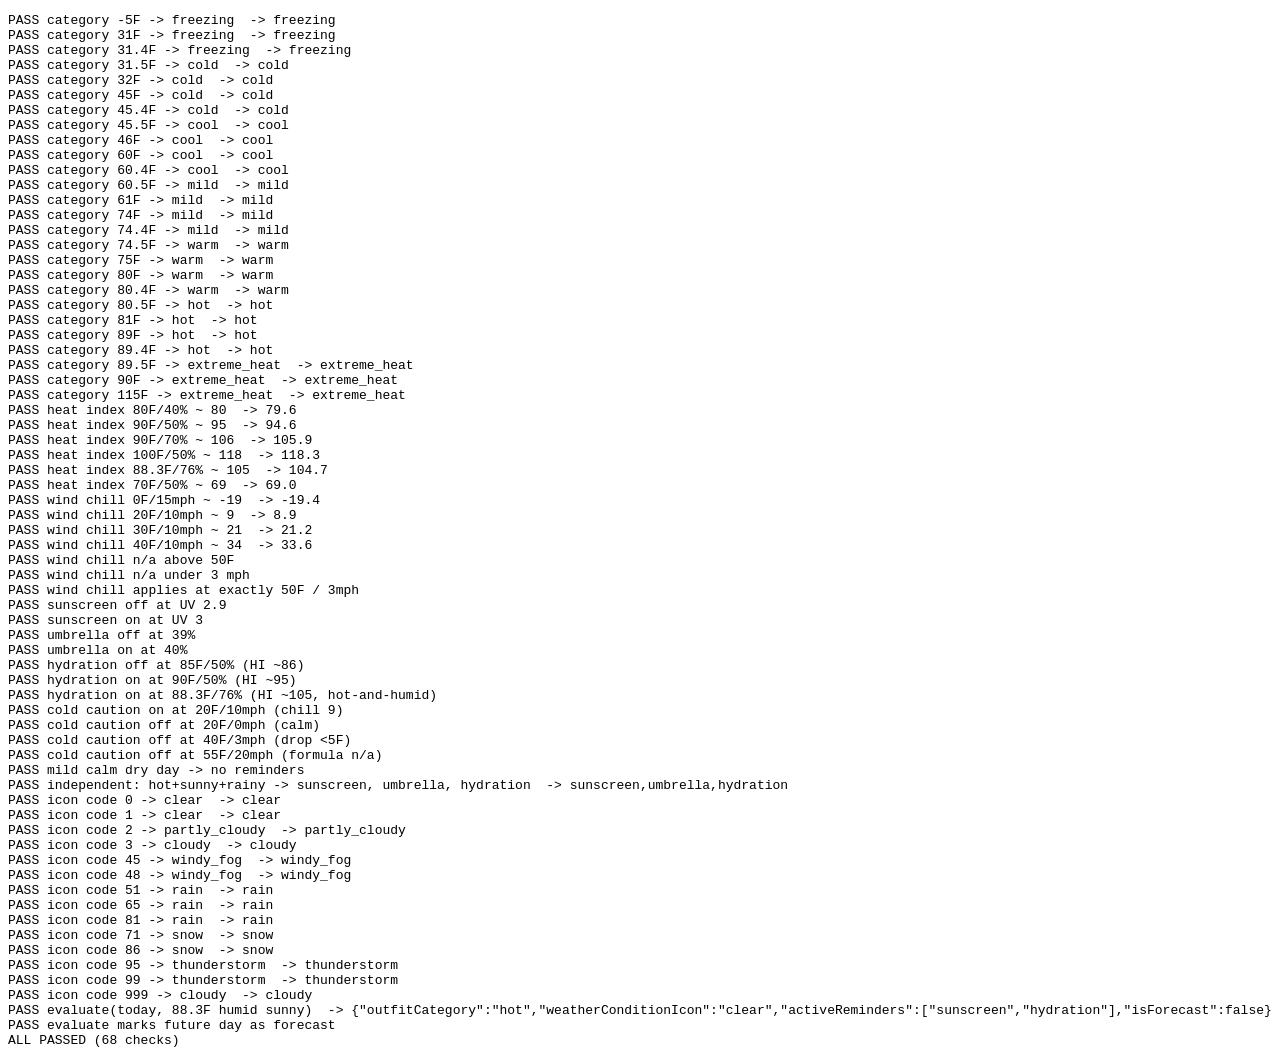
<file: test/recommend-test.html>
<!DOCTYPE html>
<html lang="en">
<head><meta charset="UTF-8"><title>Recommend tests</title></head>
<body>
<pre id="out">running...</pre>
<script src="../js/recommend.js"></script>
<script>
  // Known-value checks for js/recommend.js. Heat index / wind chill expectations come from the
  // NWS charts and an independent Python transcription of NOAA's published equation.
  const lines = [];
  let failed = 0;
  function check(name, ok, detail) {
    if (!ok) failed++;
    lines.push((ok ? "PASS " : "FAIL ") + name + (detail ? "  -> " + detail : ""));
  }
  const near = (actual, expected, tol) => actual !== null && Math.abs(actual - expected) <= tol;
  // A plain day with nothing triggering; tests override one field at a time.
  const day = (over) => Object.assign(
    { temperatureF: 68, humidity: 50, windMph: 0, precipProbability: 0, uvIndex: 0, weatherCode: 0, isToday: true }, over);

  // --- Temperature categories: every band edge, both sides, plus decimals and extremes ---
  const bands = [
    [-5, "freezing"], [31, "freezing"], [31.4, "freezing"],
    [31.5, "cold"], [32, "cold"], [45, "cold"], [45.4, "cold"],
    [45.5, "cool"], [46, "cool"], [60, "cool"], [60.4, "cool"],
    [60.5, "mild"], [61, "mild"], [74, "mild"], [74.4, "mild"],
    [74.5, "warm"], [75, "warm"], [80, "warm"], [80.4, "warm"],
    [80.5, "hot"], [81, "hot"], [89, "hot"], [89.4, "hot"],
    [89.5, "extreme_heat"], [90, "extreme_heat"], [115, "extreme_heat"],
  ];
  bands.forEach(([t, want]) => check("category " + t + "F -> " + want, Recommend.categoryFor(t) === want, Recommend.categoryFor(t)));

  // --- Heat index (F, tolerance 1 degree against chart / reference values) ---
  [[80, 40, 80], [90, 50, 95], [90, 70, 106], [100, 50, 118], [88.3, 76, 105], [70, 50, 69]].forEach(([t, rh, want]) => {
    const got = Recommend.heatIndexF(t, rh);
    check("heat index " + t + "F/" + rh + "% ~ " + want, near(got, want, 1), got.toFixed(1));
  });

  // --- Wind chill (F, tolerance 1 degree against NWS chart) ---
  [[0, 15, -19], [20, 10, 9], [30, 10, 21], [40, 10, 34]].forEach(([t, w, want]) => {
    const got = Recommend.windChillF(t, w);
    check("wind chill " + t + "F/" + w + "mph ~ " + want, near(got, want, 1), got && got.toFixed(1));
  });
  check("wind chill n/a above 50F", Recommend.windChillF(55, 15) === null);
  check("wind chill n/a under 3 mph", Recommend.windChillF(30, 2.9) === null);
  check("wind chill applies at exactly 50F / 3mph", Recommend.windChillF(50, 3) !== null);

  // --- Reminder thresholds: just below and at/above each trigger ---
  const has = (d, r) => Recommend.activeReminders(d).includes(r);
  check("sunscreen off at UV 2.9", !has(day({ uvIndex: 2.9 }), "sunscreen"));
  check("sunscreen on at UV 3", has(day({ uvIndex: 3 }), "sunscreen"));
  check("umbrella off at 39%", !has(day({ precipProbability: 39 }), "umbrella"));
  check("umbrella on at 40%", has(day({ precipProbability: 40 }), "umbrella"));
  check("hydration off at 85F/50% (HI ~86)", !has(day({ temperatureF: 85, humidity: 50 }), "hydration"));
  check("hydration on at 90F/50% (HI ~95)", has(day({ temperatureF: 90, humidity: 50 }), "hydration"));
  check("hydration on at 88.3F/76% (HI ~105, hot-and-humid)", has(day({ temperatureF: 88.3, humidity: 76 }), "hydration"));
  check("cold caution on at 20F/10mph (chill 9)", has(day({ temperatureF: 20, windMph: 10 }), "cold_caution"));
  check("cold caution off at 20F/0mph (calm)", !has(day({ temperatureF: 20, windMph: 0 }), "cold_caution"));
  check("cold caution off at 40F/3mph (drop <5F)", !has(day({ temperatureF: 40, windMph: 3 }), "cold_caution"));
  check("cold caution off at 55F/20mph (formula n/a)", !has(day({ temperatureF: 55, windMph: 20 }), "cold_caution"));
  check("mild calm dry day -> no reminders", Recommend.activeReminders(day({ temperatureF: 68, uvIndex: 1 })).length === 0);
  const multi = Recommend.activeReminders(day({ temperatureF: 92, humidity: 60, uvIndex: 8, precipProbability: 70 }));
  check("independent: hot+sunny+rainy -> sunscreen, umbrella, hydration", multi.length === 3 && ["sunscreen", "umbrella", "hydration"].every((r) => multi.includes(r)), multi.join(","));

  // --- Icons: one representative code per icon, plus group edges ---
  const icons = [[0, "clear"], [1, "clear"], [2, "partly_cloudy"], [3, "cloudy"], [45, "windy_fog"], [48, "windy_fog"],
    [51, "rain"], [65, "rain"], [81, "rain"], [71, "snow"], [86, "snow"], [95, "thunderstorm"], [99, "thunderstorm"], [999, "cloudy"]];
  icons.forEach(([code, want]) => check("icon code " + code + " -> " + want, Recommend.iconFor(code) === want, Recommend.iconFor(code)));

  // --- Combined state shape used by later checkpoints ---
  const state = Recommend.evaluate(day({ temperatureF: 88.3, humidity: 76, uvIndex: 4.9, precipProbability: 19, weatherCode: 1, isToday: true }));
  check("evaluate(today, 88.3F humid sunny)",
    state.outfitCategory === "hot" && state.weatherConditionIcon === "clear" && state.isForecast === false &&
    state.activeReminders.join() === "sunscreen,hydration", JSON.stringify(state));
  check("evaluate marks future day as forecast", Recommend.evaluate(day({ isToday: false })).isForecast === true);

  lines.push(failed ? failed + " FAILED" : "ALL PASSED (" + lines.length + " checks)");
  document.getElementById("out").textContent = lines.join("\n");
  document.title = failed ? "FAILED" : "PASSED";
</script>
</body>
</html>
</file>
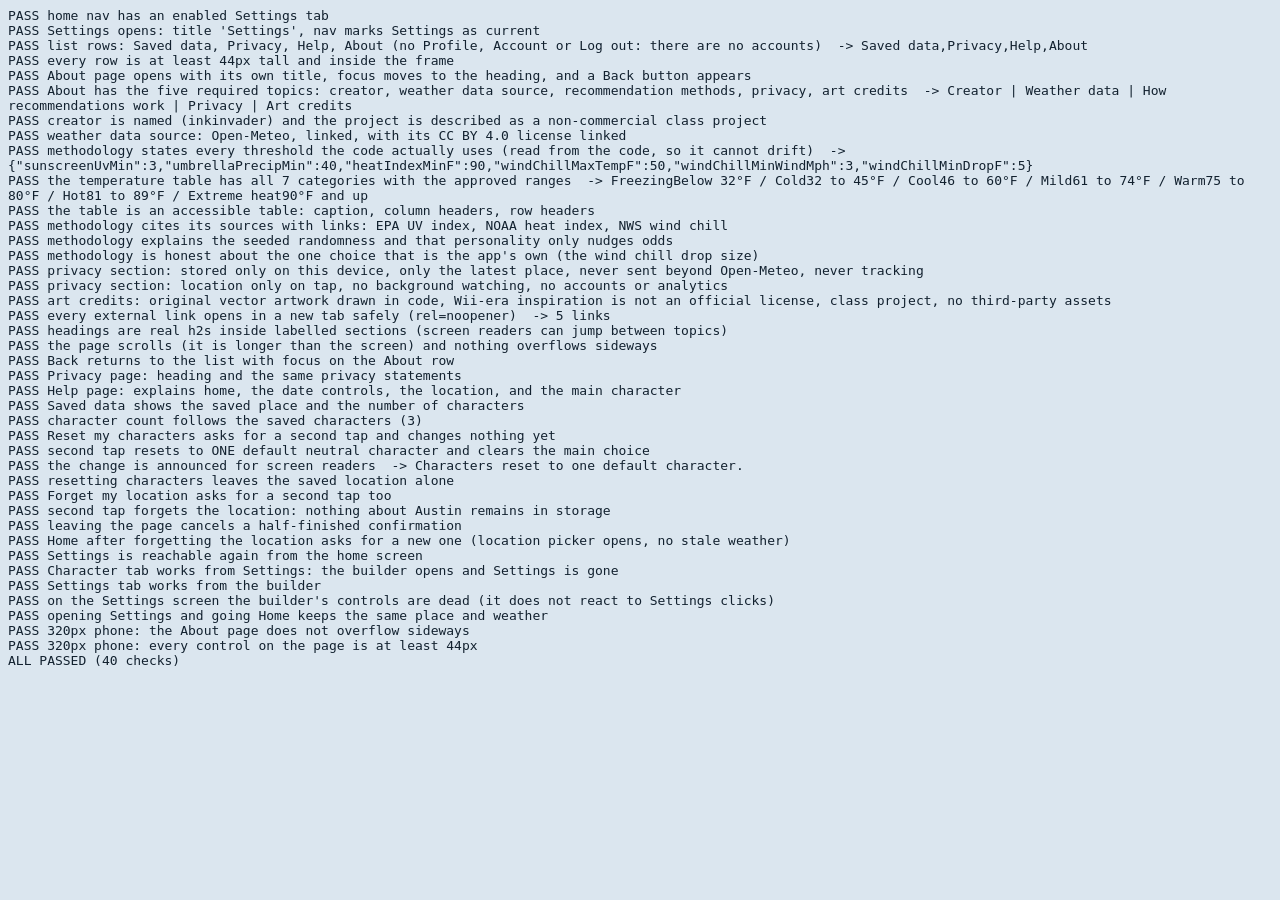
<file: test/settings-test.html>
<!DOCTYPE html>
<html lang="en">
<head>
  <meta charset="UTF-8">
  <meta name="viewport" content="width=device-width, initial-scale=1">
  <title>Settings tests</title>
  <link rel="stylesheet" href="../css/style.css">
  <style>
    html, body { height: auto; }
    pre#out { margin: 0; padding: 8px; font-size: 13px; white-space: pre-wrap; word-break: break-word; }
  </style>
</head>
<body>
<pre id="out">running...</pre>
<script src="../js/weather.js"></script>
<script src="../js/recommend.js"></script>
<script src="../js/variation.js"></script>
<script src="../js/traits.js"></script>
<script src="../js/store.js"></script>
<script src="../js/art.js"></script>
<script src="../js/app.js"></script>
<script src="../js/builder.js"></script>
<script src="../js/settings.js"></script>
<script>
  // Drives the real Settings screen and About page with clicks, and checks every required topic is present.
  const lines = [];
  let failed = 0;
  function check(name, ok, detail) {
    if (!ok) failed++;
    lines.push((ok ? "PASS " : "FAIL ") + name + (detail ? "  -> " + detail : ""));
  }
  const $ = (root, sel) => root.querySelector(sel);
  const $$ = (root, sel) => Array.from(root.querySelectorAll(sel));
  const text = (root, sel) => ($(root, sel) ? $(root, sel).textContent.trim() : null);
  const rect = (el) => el.getBoundingClientRect();
  const settle = async () => { for (let i = 0; i < 8; i++) await new Promise((r) => setTimeout(r, 0)); };
  const austin = { name: "Austin", state: "Texas", latitude: 30.26715, longitude: -97.74306 };

  WeatherApi.fetchWeather = async () => ({ days: Array.from({ length: 15 }, (_, i) => ({
    date: "2026-10-" + String(12 + i).padStart(2, "0"), isToday: i === 0, temperatureF: 70, highF: 70, lowF: 55,
    precipProbability: 5, uvIndex: 1, windMph: 4, humidity: 50, weatherCode: 2 })) });

  function mount(width) {
    const el = document.createElement("div");
    el.style.cssText = "width:" + (width || 390) + "px;height:700px;position:absolute;left:-5000px;top:0";
    document.body.appendChild(el);
    return el;
  }

  (async () => {
    AppStore.clearAll();
    AppStore.setLocation(austin);
    const root = mount();
    await App.start(root);
    check("home nav has an enabled Settings tab", Boolean($(root, '[data-action="nav-settings"]')) && !$(root, '[data-action="nav-settings"]').disabled);
    $(root, '[data-action="nav-settings"]').click();

    // ---------------- list ----------------
    check("Settings opens: title 'Settings', nav marks Settings as current", text(root, "h1") === "Settings" && $(root, '.tab[aria-current="page"]').textContent.trim() === "Settings");
    const rows = $$(root, ".row").map((r) => r.querySelector(".row-label").textContent.trim());
    check("list rows: Saved data, Privacy, Help, About (no Profile, Account or Log out: there are no accounts)", rows.join() === "Saved data,Privacy,Help,About" && !/Profile|Account|Log out/.test(root.textContent), rows.join());
    check("every row is at least 44px tall and inside the frame", $$(root, ".row").every((r) => rect(r).height >= 44 && rect(r).left >= rect(root).left && rect(r).right <= rect(root).right + 0.5));

    // ---------------- About: the five required topics ----------------
    $$(root, ".row")[3].click();
    check("About page opens with its own title, focus moves to the heading, and a Back button appears",
      text(root, "h1") === "About" && document.activeElement === $(root, "#settings-title") && Boolean($(root, '[data-action="settings-back"]')));
    const headings = $$(root, ".doc h2").map((h) => h.textContent.trim());
    check("About has the five required topics: creator, weather data source, recommendation methods, privacy, art credits",
      ["Creator", "Weather data", "How recommendations work", "Privacy", "Art credits"].every((h) => headings.includes(h)), headings.join(" | "));
    const about = $(root, ".doc").textContent;
    check("creator is named (" + Settings.CREATOR + ") and the project is described as a non-commercial class project", about.includes(Settings.CREATOR) && /non-commercial class project/i.test(about));
    check("weather data source: Open-Meteo, linked, with its CC BY 4.0 license linked",
      Boolean($(root, '.doc a[href="https://open-meteo.com/"]')) && Boolean($(root, '.doc a[href="https://creativecommons.org/licenses/by/4.0/"]')) && /CC BY 4\.0/.test(about));
    const T = Recommend.THRESHOLDS;
    check("methodology states every threshold the code actually uses (read from the code, so it cannot drift)",
      about.includes("UV Index is " + T.sunscreenUvMin) && about.includes(T.umbrellaPrecipMin + "%") && about.includes("heat index is " + T.heatIndexMinF) &&
      about.includes(T.windChillMaxTempF + "°F or colder") && about.includes(T.windChillMinWindMph + " mph") && about.includes(T.windChillMinDropF + "°F below"),
      JSON.stringify(T));
    const bandRows = $$(root, ".doc-table tbody tr").map((r) => r.textContent.replace(/\s+/g, " ").trim());
    check("the temperature table has all 7 categories with the approved ranges",
      bandRows.length === 7 && bandRows[0].includes("Freezing") && bandRows[0].includes("Below 32") && bandRows[1].includes("32 to 45") && bandRows[2].includes("46 to 60") && bandRows[3].includes("61 to 74") &&
      bandRows[4].includes("75 to 80") && bandRows[5].includes("81 to 89") && bandRows[6].includes("90°F and up"), bandRows.join(" / "));
    check("the table is an accessible table: caption, column headers, row headers",
      Boolean($(root, ".doc-table caption")) && $$(root, '.doc-table th[scope="col"]').length === 2 && $$(root, '.doc-table th[scope="row"]').length === 7);
    check("methodology cites its sources with links: EPA UV index, NOAA heat index, NWS wind chill",
      Boolean($(root, '.doc a[href*="epa.gov"]')) && Boolean($(root, '.doc a[href*="noaa.gov"]')) && Boolean($(root, '.doc a[href*="weather.gov"]')));
    check("methodology explains the seeded randomness and that personality only nudges odds", /seed/i.test(about) && /nudges/i.test(about));
    check("methodology is honest about the one choice that is the app's own (the wind chill drop size)", /own choice/i.test(about));
    check("privacy section: stored only on this device, only the latest place, never sent beyond Open-Meteo, never tracking",
      /only on this device/i.test(about) && /most recent place/i.test(about) && /never sent to anyone except/i.test(about) && /never used for tracking/i.test(about));
    check("privacy section: location only on tap, no background watching, no accounts or analytics", /only when you tap/i.test(about) && /background/i.test(about) && /no accounts/i.test(about) && /no analytics/i.test(about));
    check("art credits: original vector artwork drawn in code, Wii-era inspiration is not an official license, class project, no third-party assets",
      /original vector artwork/i.test(about) && /Wii-era/i.test(about) && /not an official license/i.test(about) && /not distributed beyond/i.test(about) && /No third-party/i.test(about));
    check("every external link opens in a new tab safely (rel=noopener)", $$(root, ".doc a").every((a) => a.target === "_blank" && /noopener/.test(a.rel)), $$(root, ".doc a").length + " links");
    check("headings are real h2s inside labelled sections (screen readers can jump between topics)", $$(root, ".doc section[aria-labelledby]").length === 5);
    check("the page scrolls (it is longer than the screen) and nothing overflows sideways", $(root, ".s-body").scrollHeight > $(root, ".s-body").clientHeight && $(root, ".s-body").scrollWidth <= $(root, ".s-body").clientWidth + 1);

    // ---------------- Back, Privacy, Help ----------------
    $(root, '[data-action="settings-back"]').click();
    check("Back returns to the list with focus on the About row", text(root, "h1") === "Settings" && document.activeElement.dataset.view === "about");
    $$(root, ".row")[1].click();
    check("Privacy page: heading and the same privacy statements", text(root, "h1") === "Privacy" && /only on this device/i.test($(root, ".doc").textContent) && /Saved data/.test($(root, ".doc").textContent));
    $(root, '[data-action="settings-back"]').click();
    $$(root, ".row")[2].click();
    check("Help page: explains home, the date controls, the location, and the main character", text(root, "h1") === "Help" && ["Home", "date", "place", "main character"].every((w) => $(root, ".doc").textContent.includes(w)));
    $(root, '[data-action="settings-back"]').click();

    // ---------------- Saved data ----------------
    $$(root, ".row")[0].click();
    check("Saved data shows the saved place and the number of characters", text(root, "#data-location").includes("Austin, Texas") && text(root, "#data-characters").includes("1"));
    AppStore.saveCharacters([{ id: "a", personality: "chill" }, { id: "b", personality: "grumpy" }, { id: "c", personality: "neutral" }]);
    AppStore.setMainCharacterId("b");
    $(root, '[data-action="settings-back"]').click();
    $$(root, ".row")[0].click();
    check("character count follows the saved characters (3)", text(root, "#data-characters").includes("3"));
    $(root, '[data-action="reset-characters"]').click();
    check("Reset my characters asks for a second tap and changes nothing yet", text(root, '[data-action="reset-characters"]').startsWith("Tap again") && AppStore.getCharacters().length === 3);
    $(root, '[data-action="reset-characters"]').click();
    check("second tap resets to ONE default neutral character and clears the main choice",
      AppStore.getCharacters().length === 1 && AppStore.getCharacters()[0].personality === "neutral" && AppStore.getMainCharacterId() === "char-1" && !localStorage.getItem("weatherfit.v1.main") && text(root, "#data-characters").includes("1"));
    check("the change is announced for screen readers", text(root, "#s-status").includes("reset"), text(root, "#s-status"));
    check("resetting characters leaves the saved location alone", AppStore.getLocation() && AppStore.getLocation().name === "Austin");
    $(root, '[data-action="forget-location"]').click();
    check("Forget my location asks for a second tap too", text(root, '[data-action="forget-location"]').startsWith("Tap again") && AppStore.getLocation() !== null);
    $(root, '[data-action="forget-location"]').click();
    check("second tap forgets the location: nothing about Austin remains in storage",
      AppStore.getLocation() === null && !JSON.stringify(Object.entries(localStorage)).includes("30.26") && text(root, "#data-location").includes("none") && $(root, '[data-action="forget-location"]').disabled);
    // navigating away cancels a half-finished confirmation
    $(root, '[data-action="reset-characters"]').click();
    $(root, '[data-action="settings-back"]').click();
    $$(root, ".row")[0].click();
    check("leaving the page cancels a half-finished confirmation", text(root, '[data-action="reset-characters"]').startsWith("Reset my characters"));

    // ---------------- Navigation between the three tabs ----------------
    $(root, '[data-action="nav-home"]').click();
    await settle();
    check("Home after forgetting the location asks for a new one (location picker opens, no stale weather)",
      text(root, "#sheet-title") === "Choose a location" && !$(root, ".temp"));
    $(root, '[data-action="close-sheet"]').click();
    $(root, '[data-action="nav-settings"]').click();
    check("Settings is reachable again from the home screen", text(root, "h1") === "Settings");
    $(root, '[data-action="nav-character"]').click();
    check("Character tab works from Settings: the builder opens and Settings is gone", Boolean($(root, ".builder")) && !$(root, ".settings"));
    $(root, '[data-action="nav-settings"]').click();
    check("Settings tab works from the builder", text(root, "h1") === "Settings" && !$(root, ".builder"));
    check("on the Settings screen the builder's controls are dead (it does not react to Settings clicks)", Builder.isActive() === false && Settings.isActive() === true);

    // ---------------- Keeps a place across tabs (no forgetting) ----------------
    AppStore.setLocation(austin);
    const root2 = mount();
    await App.start(root2);
    $(root2, '[data-action="nav-settings"]').click();
    $(root2, '[data-action="nav-home"]').click();
    await settle();
    check("opening Settings and going Home keeps the same place and weather", text(root2, ".place") === "Austin, TX" && text(root2, ".temp") === "70°F");

    // ---------------- Narrow phone ----------------
    const narrow = mount(320);
    await App.start(narrow);
    $(narrow, '[data-action="nav-settings"]').click();
    $$(narrow, ".row")[3].click();
    check("320px phone: the About page does not overflow sideways", $(narrow, ".s-body").scrollWidth <= $(narrow, ".s-body").clientWidth + 1 && $(narrow, ".screen").scrollWidth <= $(narrow, ".screen").clientWidth + 1);
    check("320px phone: every control on the page is at least 44px", $$(narrow, "button").every((b) => rect(b).height >= 44 - 0.5 && rect(b).width >= 44 - 0.5));

    AppStore.clearAll();
    lines.push(failed ? failed + " FAILED" : "ALL PASSED (" + lines.length + " checks)");
    document.getElementById("out").textContent = lines.join("\n");
    document.title = failed ? "FAILED" : "PASSED";
  })().catch((e) => {
    document.getElementById("out").textContent = lines.join("\n") + "\nCRASH: " + e + "\n" + (e.stack || "");
    document.title = "FAILED";
  });
</script>
</body>
</html>
</file>
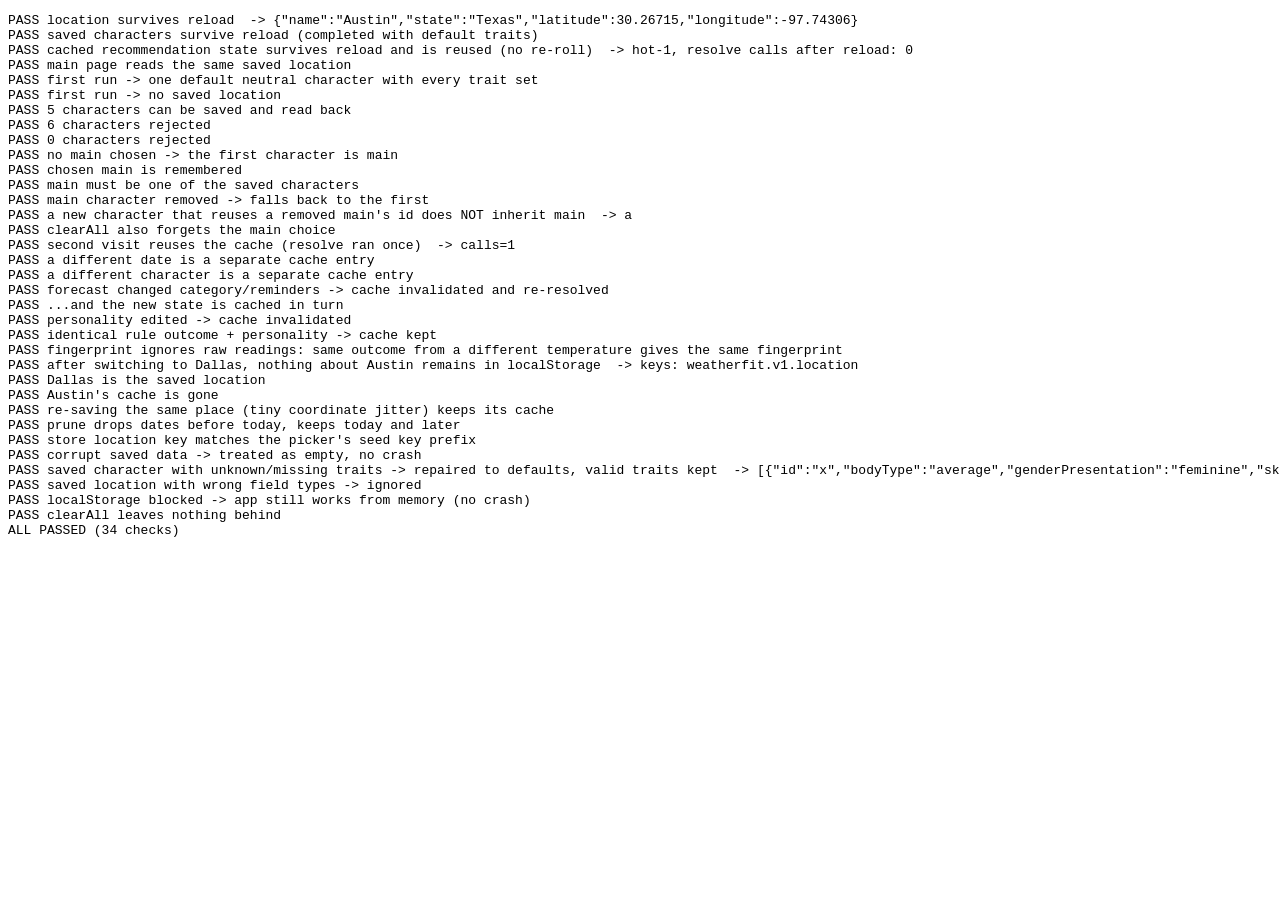
<file: test/store-test.html>
<!DOCTYPE html>
<html lang="en">
<head><meta charset="UTF-8"><title>Store tests</title></head>
<body>
<pre id="out">running...</pre>
<iframe id="frame" style="display:none"></iframe>
<script src="../js/recommend.js"></script>
<script src="../js/variation.js"></script>
<script src="../js/traits.js"></script>
<script src="../js/store.js"></script>
<script>
  // Checks for js/store.js. The "survives a reload" test loads a helper page twice (write, then
  // a brand-new page load that reads), so nothing carries over except what is in localStorage.
  const lines = [];
  let failed = 0;
  function check(name, ok, detail) {
    if (!ok) failed++;
    lines.push((ok ? "PASS " : "FAIL ") + name + (detail ? "  -> " + detail : ""));
  }
  const S = AppStore;
  const same = (a, b) => JSON.stringify(a) === JSON.stringify(b);
  const austin = { name: "Austin", state: "Texas", latitude: 30.26715, longitude: -97.74306 };
  const dallas = { name: "Dallas", state: "Texas", latitude: 32.78306, longitude: -96.80667 };
  const hot = { outfitCategory: "hot", weatherConditionIcon: "clear", activeReminders: ["sunscreen", "hydration"], isForecast: false };
  const chill = { id: "char-1", personality: "chill" };

  // Counts how often the picker actually runs, to tell a cache hit from a re-roll.
  let resolveCalls = 0;
  const realResolve = Variation.resolve;
  Variation.resolve = function () { resolveCalls++; return realResolve.apply(this, arguments); };

  function frameRun(phase) {
    return new Promise((resolve) => {
      const frame = document.getElementById("frame");
      const onMessage = (event) => { window.removeEventListener("message", onMessage); resolve(event.data); };
      window.addEventListener("message", onMessage);
      frame.src = "store-frame.html?phase=" + phase + "&t=" + Date.now();
    });
  }

  (async () => {
    S.clearAll();

    // --- Survives a real page reload ---
    const written = await frameRun("write");
    const read = await frameRun("read"); // fresh document, fresh JS
    check("location survives reload", read.location && read.location.name === "Austin" && read.location.latitude === 30.26715, JSON.stringify(read.location));
    check("saved characters survive reload (completed with default traits)",
      same(read.characters, [{ id: "char-1", personality: "energetic" }, { id: "char-2", personality: "grumpy" }].map(Traits.normalize)) &&
      read.characters.every((c) => c.hair === "short-brown" && c.bodyType === "average"));
    check("cached recommendation state survives reload and is reused (no re-roll)", same(read.state, written.state) && read.resolveCalls === 0,
      read.state.outfitVariation + ", resolve calls after reload: " + read.resolveCalls);

    // Main page shares the same localStorage, so it can inspect what the frame wrote.
    check("main page reads the same saved location", S.getLocation() && S.getLocation().name === "Austin");
    S.clearAll();

    // --- Defaults and character limits ---
    check("first run -> one default neutral character with every trait set", same(S.getCharacters(), [Traits.defaultCharacter("char-1")]) && S.getCharacters()[0].personality === "neutral");
    check("first run -> no saved location", S.getLocation() === null);
    const five = Array.from({ length: 5 }, (_, i) => ({ id: "c" + i, personality: "neutral" }));
    S.saveCharacters(five);
    check("5 characters can be saved and read back", S.getCharacters().length === 5);
    let threw = false; try { S.saveCharacters(five.concat({ id: "c5", personality: "neutral" })); } catch (e) { threw = true; }
    check("6 characters rejected", threw && S.getCharacters().length === 5);
    threw = false; try { S.saveCharacters([]); } catch (e) { threw = true; }
    check("0 characters rejected", threw);
    S.clearAll();

    // --- Main character ---
    S.saveCharacters([{ id: "a", personality: "chill" }, { id: "b", personality: "grumpy" }, { id: "c", personality: "neutral" }]);
    check("no main chosen -> the first character is main", S.getMainCharacterId() === "a");
    S.setMainCharacterId("b");
    check("chosen main is remembered", S.getMainCharacterId() === "b");
    threw = false; try { S.setMainCharacterId("zzz"); } catch (e) { threw = true; }
    check("main must be one of the saved characters", threw && S.getMainCharacterId() === "b");
    S.saveCharacters([{ id: "a", personality: "chill" }, { id: "c", personality: "neutral" }]);
    check("main character removed -> falls back to the first", S.getMainCharacterId() === "a");
    S.setMainCharacterId("c");
    S.saveCharacters([{ id: "a", personality: "chill" }, { id: "b", personality: "grumpy" }]); // c removed
    S.saveCharacters([{ id: "a", personality: "chill" }, { id: "b", personality: "grumpy" }, { id: "c", personality: "neutral" }]); // a new "c" later
    check("a new character that reuses a removed main's id does NOT inherit main", S.getMainCharacterId() === "a", S.getMainCharacterId());
    S.clearAll();
    check("clearAll also forgets the main choice", S.getMainCharacterId() === "char-1" && !localStorage.getItem("weatherfit.v1.main"));

    // --- Cache hit / miss / invalidation ---
    S.setLocation(austin);
    resolveCalls = 0;
    const first = S.resolveWithCache(hot, austin, "2026-10-14", chill);
    const second = S.resolveWithCache(hot, austin, "2026-10-14", chill);
    check("second visit reuses the cache (resolve ran once)", resolveCalls === 1 && same(first, second), "calls=" + resolveCalls);

    resolveCalls = 0;
    S.resolveWithCache(hot, austin, "2026-10-15", chill);
    check("a different date is a separate cache entry", resolveCalls === 1);

    resolveCalls = 0;
    S.resolveWithCache(hot, austin, "2026-10-14", { id: "char-2", personality: "chill" });
    check("a different character is a separate cache entry", resolveCalls === 1);

    resolveCalls = 0;
    const cooler = { outfitCategory: "warm", weatherConditionIcon: "clear", activeReminders: ["sunscreen"], isForecast: false };
    const rerolled = S.resolveWithCache(cooler, austin, "2026-10-14", chill);
    check("forecast changed category/reminders -> cache invalidated and re-resolved", resolveCalls === 1 && rerolled.outfitCategory === "warm" && rerolled.activeReminders.length === 1);

    resolveCalls = 0;
    S.resolveWithCache(cooler, austin, "2026-10-14", chill);
    check("...and the new state is cached in turn", resolveCalls === 0);

    resolveCalls = 0;
    S.resolveWithCache(cooler, austin, "2026-10-14", { id: "char-1", personality: "grumpy" });
    check("personality edited -> cache invalidated", resolveCalls === 1);

    resolveCalls = 0;
    S.resolveWithCache(cooler, austin, "2026-10-14", { id: "char-1", personality: "grumpy" });
    check("identical rule outcome + personality -> cache kept", resolveCalls === 0);
    check("fingerprint ignores raw readings: same outcome from a different temperature gives the same fingerprint",
      S.fingerprintFor(Recommend.evaluate({ temperatureF: 83.1, humidity: 50, windMph: 2, precipProbability: 0, uvIndex: 1, weatherCode: 0, isToday: true }), "chill") ===
      S.fingerprintFor(Recommend.evaluate({ temperatureF: 86.4, humidity: 50, windMph: 2, precipProbability: 0, uvIndex: 1, weatherCode: 0, isToday: true }), "chill"));

    // --- Only the most recent location is retained (requirement 5) ---
    S.resolveWithCache(hot, austin, "2026-10-14", chill); // make sure Austin entries exist
    S.setLocation(dallas);
    const dump = Object.keys(localStorage).map((k) => k + "=" + localStorage.getItem(k)).join("\n");
    check("after switching to Dallas, nothing about Austin remains in localStorage",
      !dump.includes("30.26") && !dump.includes("-97.74") && !dump.includes("Austin"), "keys: " + Object.keys(localStorage).join(", "));
    check("Dallas is the saved location", S.getLocation().name === "Dallas");
    check("Austin's cache is gone", S.getCachedState(austin, "2026-10-14", "char-1", S.fingerprintFor(hot, "chill")) === null);
    S.setLocation({ name: "Dallas", state: "Texas", latitude: 32.7831, longitude: -96.8067 }); // same place, GPS jitter
    S.resolveWithCache(hot, dallas, "2026-10-14", chill);
    S.setLocation({ name: "Current location", state: "", latitude: 32.7832, longitude: -96.8068 });
    resolveCalls = 0;
    S.resolveWithCache(hot, dallas, "2026-10-14", chill);
    check("re-saving the same place (tiny coordinate jitter) keeps its cache", resolveCalls === 0);

    // --- Pruning past dates ---
    S.setLocation(austin);
    ["2026-10-10", "2026-10-13", "2026-10-14", "2026-10-20"].forEach((d) => S.resolveWithCache(hot, austin, d, chill));
    S.pruneCache(austin, "2026-10-14");
    check("prune drops dates before today, keeps today and later",
      S.getCachedState(austin, "2026-10-10", "char-1", S.fingerprintFor(hot, "chill")) === null &&
      S.getCachedState(austin, "2026-10-13", "char-1", S.fingerprintFor(hot, "chill")) === null &&
      S.getCachedState(austin, "2026-10-14", "char-1", S.fingerprintFor(hot, "chill")) !== null &&
      S.getCachedState(austin, "2026-10-20", "char-1", S.fingerprintFor(hot, "chill")) !== null);

    // --- Same key scheme as the picker ---
    check("store location key matches the picker's seed key prefix", Variation.seedKeyFor(austin, "d", "c").startsWith(S.locationKey(austin) + "|"));

    // --- Corrupt data and unavailable storage ---
    localStorage.setItem("weatherfit.v1.location", "{not json");
    localStorage.setItem("weatherfit.v1.characters", "[1,2");
    localStorage.setItem("weatherfit.v1.cache", "garbage");
    check("corrupt saved data -> treated as empty, no crash",
      S.getLocation() === null && same(S.getCharacters(), [Traits.defaultCharacter("char-1")]) && S.getCachedState(austin, "d", "c", "f") === null);
    localStorage.setItem("weatherfit.v1.characters", JSON.stringify([{ id: "x", personality: "nonsense", hair: "mohawk", eyes: "wide" }]));
    check("saved character with unknown/missing traits -> repaired to defaults, valid traits kept",
      same(S.getCharacters(), [Object.assign(Traits.defaultCharacter("x"), { eyes: "wide" })]), JSON.stringify(S.getCharacters()));
    localStorage.setItem("weatherfit.v1.location", JSON.stringify({ latitude: "x" }));
    check("saved location with wrong field types -> ignored", S.getLocation() === null);
    S.clearAll();

    const realDescriptor = Object.getOwnPropertyDescriptor(window, "localStorage");
    Object.defineProperty(window, "localStorage", { get() { throw new Error("blocked"); }, configurable: true });
    let ok = true;
    try {
      S.setLocation(austin);
      S.saveCharacters([{ id: "char-1", personality: "chill" }]);
      resolveCalls = 0;
      S.resolveWithCache(hot, austin, "2026-10-14", chill);
      S.resolveWithCache(hot, austin, "2026-10-14", chill);
      ok = S.getLocation().name === "Austin" && S.getCharacters()[0].personality === "chill" && resolveCalls === 1;
    } catch (e) { ok = false; }
    check("localStorage blocked -> app still works from memory (no crash)", ok);
    Object.defineProperty(window, "localStorage", realDescriptor);
    S.clearAll();
    check("clearAll leaves nothing behind", Object.keys(localStorage).filter((k) => k.startsWith("weatherfit.")).length === 0 && S.getLocation() === null);

    lines.push(failed ? failed + " FAILED" : "ALL PASSED (" + lines.length + " checks)");
    document.getElementById("out").textContent = lines.join("\n");
    document.title = failed ? "FAILED" : "PASSED";
  })().catch((e) => {
    document.getElementById("out").textContent = lines.join("\n") + "\nCRASH: " + e + "\n" + (e.stack || "");
    document.title = "FAILED";
  });
</script>
</body>
</html>
</file>
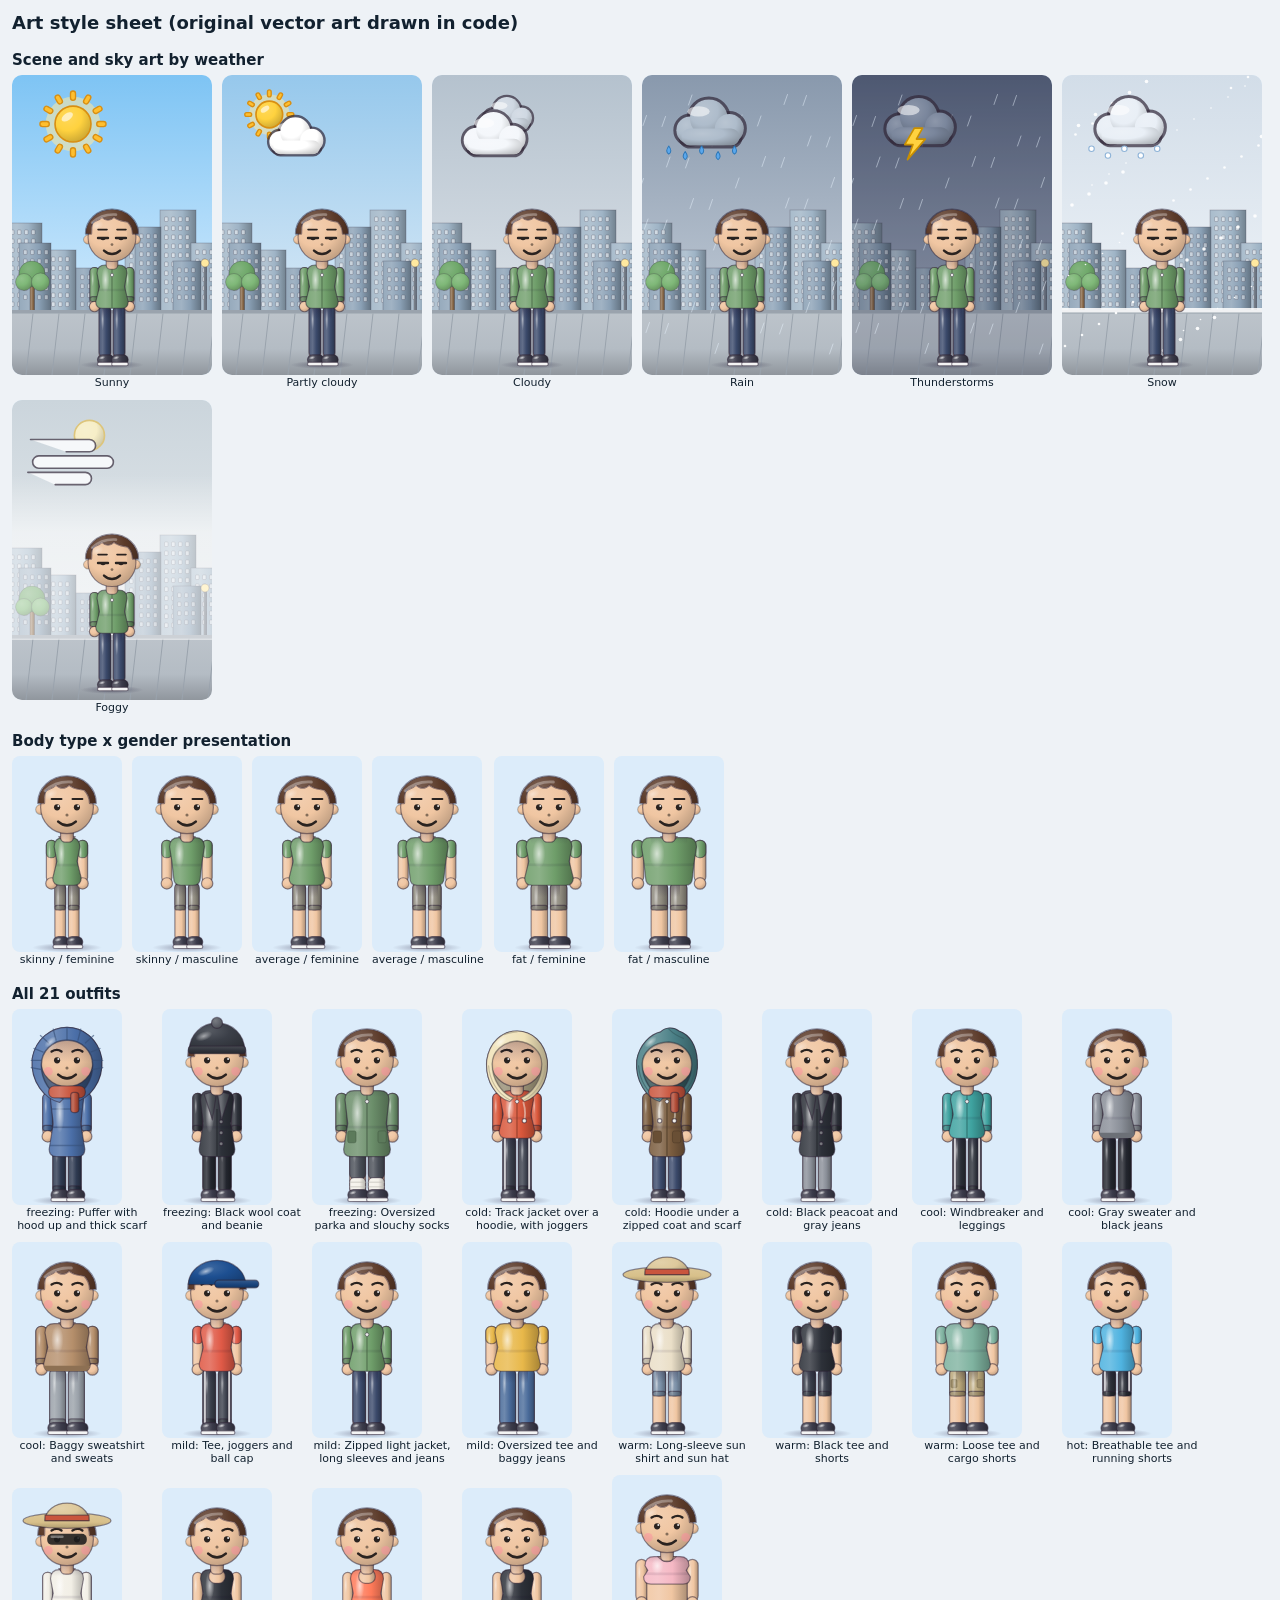
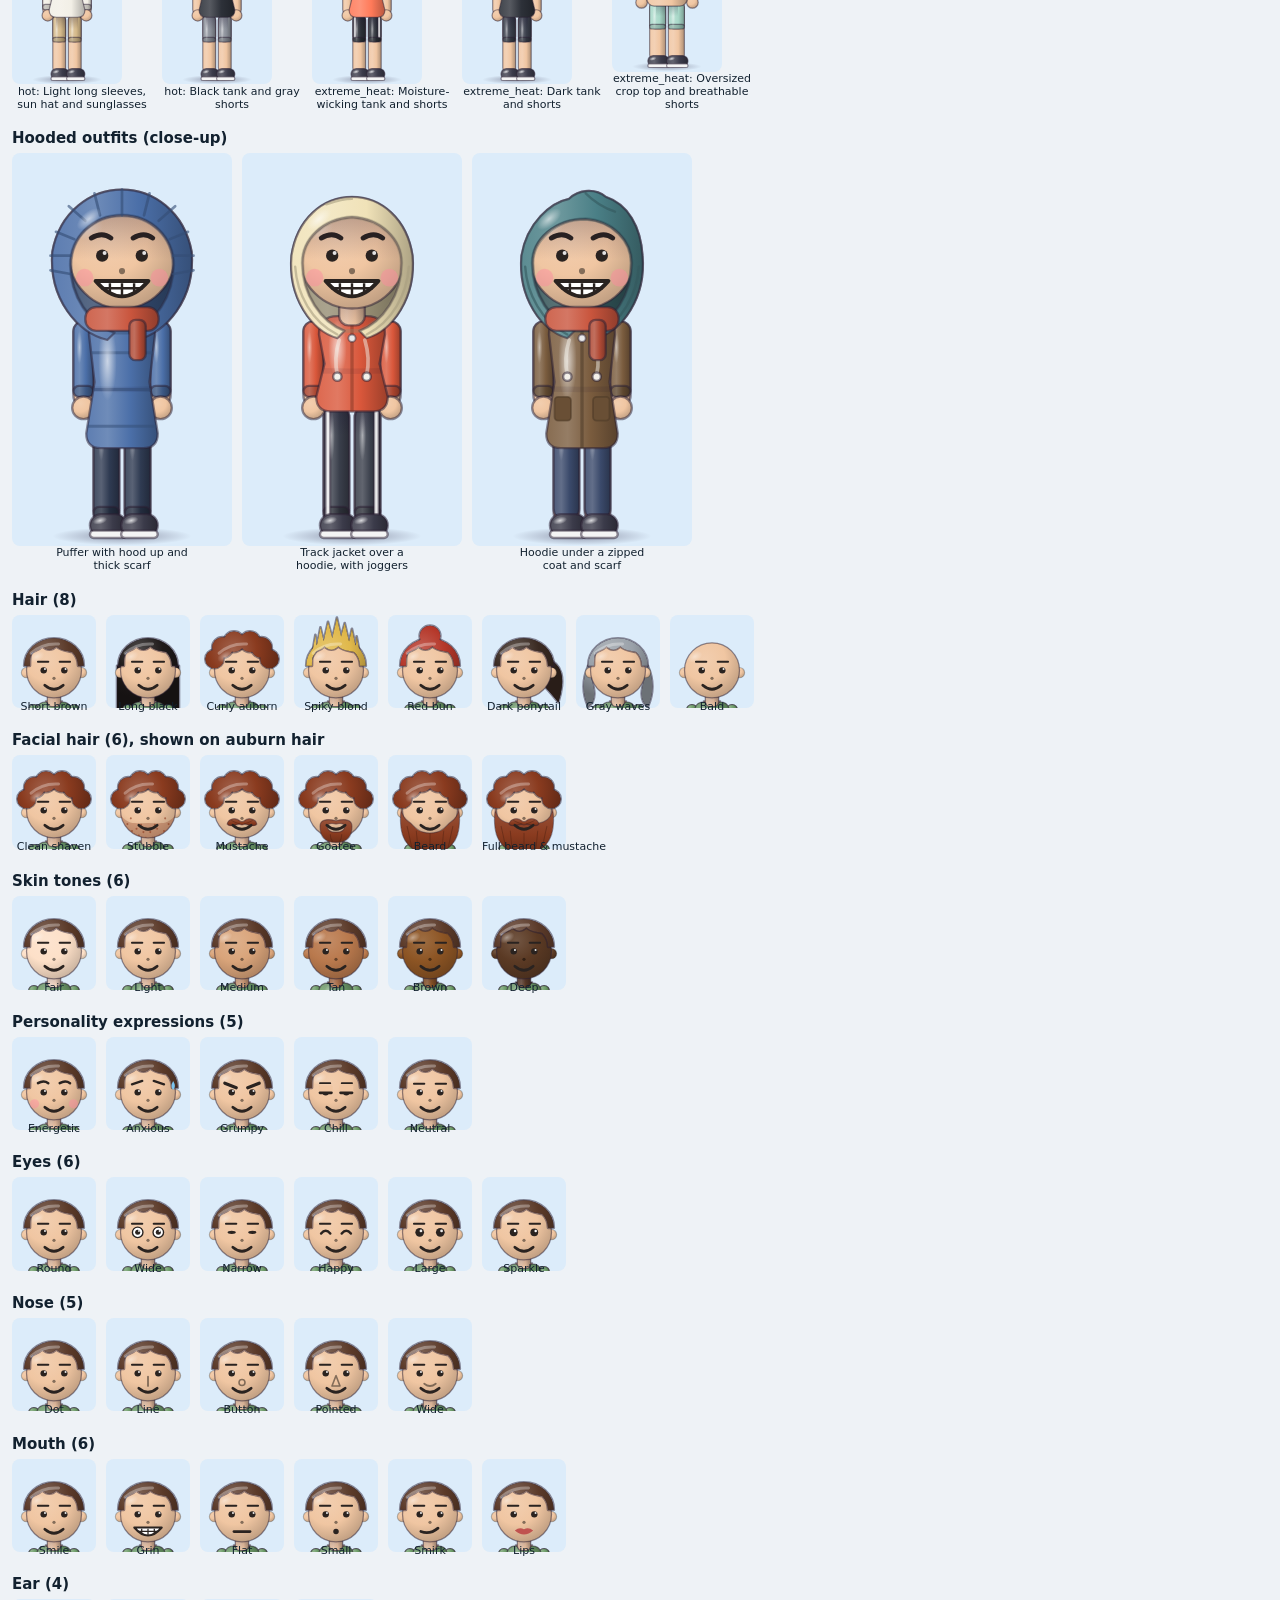
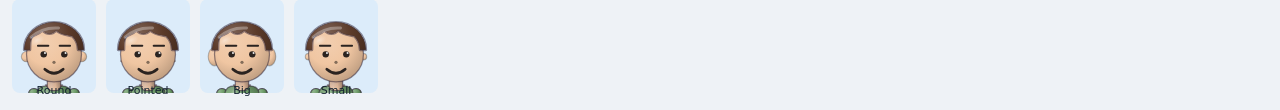
<file: test/style-sheet.html>
<!DOCTYPE html>
<html lang="en">
<head>
  <meta charset="UTF-8">
  <meta name="viewport" content="width=device-width, initial-scale=1">
  <title>Art style sheet</title>
  <style>
    /* Review sheet for the vector art style (option D). Not part of the app. */
    body { margin: 0; padding: 12px; font: 13px system-ui, sans-serif; background: #eef2f6; color: #12212f; }
    h2 { margin: 18px 0 6px; font-size: 15px; }
    .row { display: flex; flex-wrap: wrap; gap: 10px; align-items: flex-end; }
    .cell { text-align: center; }
    .cell svg { display: block; background: #dcecfa; border-radius: 8px; }
    .cell small { display: block; max-width: 140px; margin: 2px auto 0; font-size: 11px; line-height: 1.15; }
    .scene-cell { position: relative; width: 200px; height: 300px; overflow: hidden; border-radius: 10px; }
    .scene-cell .scene-art { width: 100%; height: 100%; display: block; }
    .scene-cell .sky { position: absolute; top: 8px; left: 6px; }
    .scene-cell .sky svg { width: 110px; height: auto; background: none; }
    .scene-cell .fig { position: absolute; left: 50px; bottom: 6px; width: 100px; height: 178px; }
    .scene-cell .fig svg { width: 100%; height: 100%; background: none; }
  </style>
</head>
<body>
<h1 style="margin:0 0 4px;font-size:18px">Art style sheet (original vector art drawn in code)</h1>
<div id="sheet"></div>
<script src="../js/variation.js"></script>
<script src="../js/traits.js"></script>
<script src="../js/art.js"></script>
<script>
  const T = Traits;
  const base = T.defaultCharacter("sheet");
  const fig = (character, outfitId, tag, view) => Art.characterSvg({ character: character, category: "mild", outfitId: outfitId, tag: tag, view: view, decorative: true });
  const section = (title, cells) => '<h2>' + title + '</h2><div class="row">' + cells.join("") + "</div>";
  const cell = (svg, label, w, h) => '<div class="cell"><div style="width:' + w + 'px;height:' + h + 'px">' + svg + "</div><small>" + label + "</small></div>";

  const figH = (w) => Math.round((w * Art.FIGURE_HEIGHT) / Art.FIGURE_WIDTH); // cell height from the figure's real proportions
  const out = [];

  // 1. Scenes for each weather type, with a figure standing in them
  const icons = ["clear", "partly_cloudy", "cloudy", "rain", "thunderstorm", "snow", "windy_fog"];
  out.push(section("Scene and sky art by weather", icons.map((icon) =>
    '<div class="cell"><div class="scene-cell">' + Art.sceneSvg(icon) + '<div class="sky">' + Art.skyArt(icon) + '</div><div class="fig">' + fig(Object.assign({}, base, { personality: "chill" }), "mild-2", "covered", "full") + "</div></div><small>" + Art.WEATHER_ICONS[icon].label + "</small></div>")));

  // 2. Body types x gender presentations
  const bodies = [];
  ["skinny", "average", "fat"].forEach((b) => ["feminine", "masculine"].forEach((g) => bodies.push(cell(fig(Object.assign({}, base, { bodyType: b, genderPresentation: g }), "preview", null, "full"), b + " / " + g, 110, figH(110)))));
  out.push(section("Body type x gender presentation", bodies));

  // 3. All 21 outfits
  const outfits = [];
  Object.entries(Variation.OUTFIT_VARIATIONS).forEach(([category, list]) => list.forEach((v) =>
    outfits.push(cell(Art.characterSvg({ character: Object.assign({}, base, { personality: "energetic" }), category: category, outfitId: v.id, tag: v.tag, view: "full", decorative: true }), category + ": " + v.name, 110, figH(110)))));
  out.push(section("All 21 outfits", outfits));

  // 3b. The hooded outfits, large
  const hoodies = ["freezing-1", "cold-1", "cold-2"].map((id) => {
    const cat = id.split("-")[0];
    const v = Variation.OUTFIT_VARIATIONS[cat].find((x) => x.id === id);
    return cell(Art.characterSvg({ character: Object.assign({}, base, { personality: "energetic", mouth: "grin" }), category: cat, outfitId: id, tag: v.tag, view: "full", decorative: true }), v.name, 220, figH(220));
  });
  out.push(section("Hooded outfits (close-up)", hoodies));

  // 4. Hair, skin, personalities, face traits (head view)
  const head = (c) => fig(Object.assign({}, base, c), "preview", null, "head");
  out.push(section("Hair (8)", T.HAIR.map((h) => cell(head({ hair: h.id }), h.label, 84, 84))));
  out.push(section("Facial hair (6), shown on auburn hair", T.traitByKey("facialHair").options.map((o) => cell(head({ hair: "curly-auburn", facialHair: o.id }), o.label, 84, 84))));
  out.push(section("Skin tones (6)", T.SKIN_TONES.map((s) => cell(head({ skinTone: s.id }), s.label, 84, 84))));
  out.push(section("Personality expressions (5)", T.traitByKey("personality").options.map((o) => cell(head({ personality: o.id }), o.label, 84, 84))));
  ["eyes", "nose", "mouth", "ear"].forEach((k) => out.push(section(T.traitByKey(k).label + " (" + T.traitByKey(k).options.length + ")", T.traitByKey(k).options.map((o) => cell(head({ [k]: o.id }), o.label, 84, 84)))));

  document.getElementById("sheet").innerHTML = out.join("");
  document.title = "LOADED";
</script>
</body>
</html>
</file>
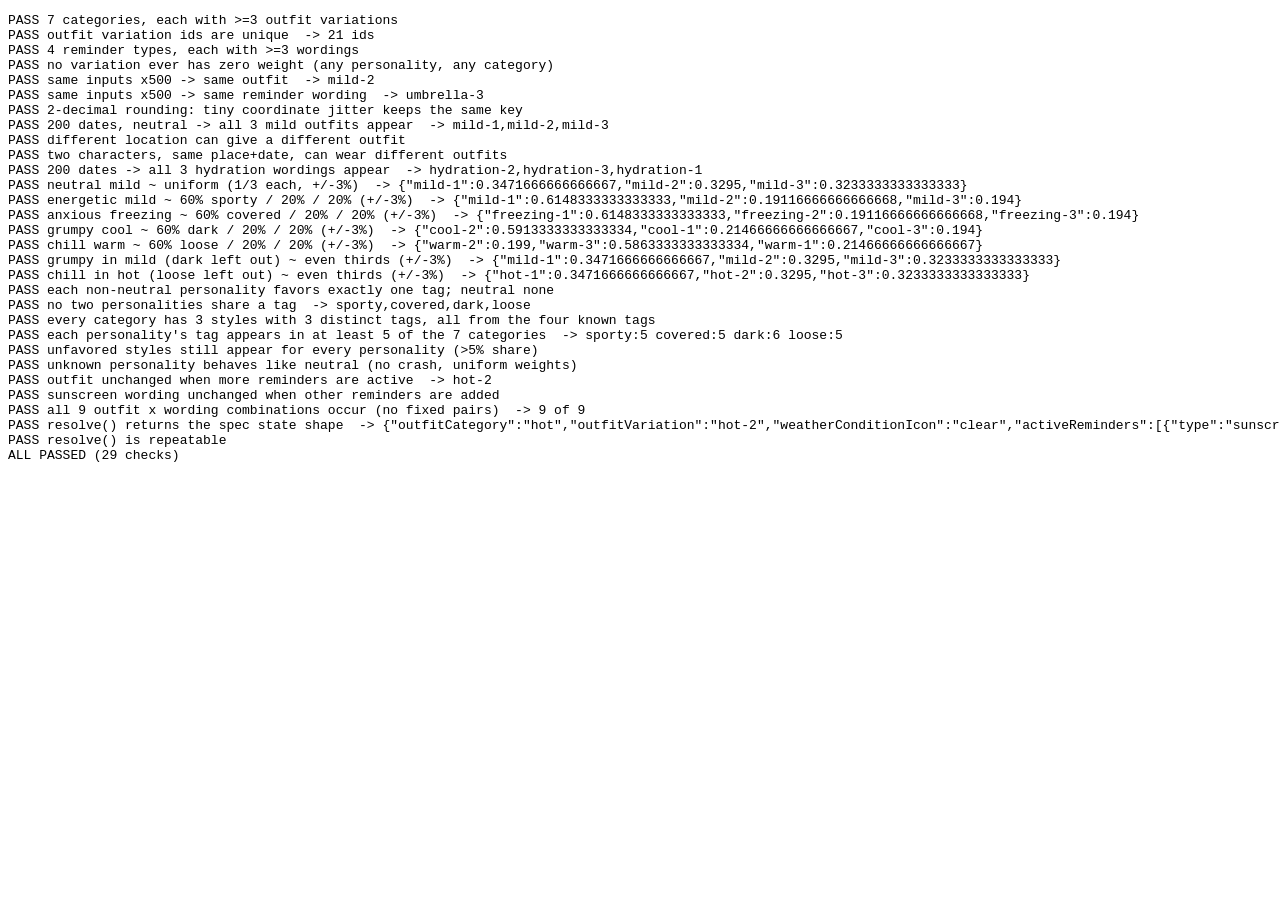
<file: test/variation-test.html>
<!DOCTYPE html>
<html lang="en">
<head><meta charset="UTF-8"><title>Variation tests</title></head>
<body>
<pre id="out">running...</pre>
<script src="../js/variation.js"></script>
<script>
  // Checks for js/variation.js: determinism, variety, personality weighting, independence.
  const lines = [];
  let failed = 0;
  function check(name, ok, detail) {
    if (!ok) failed++;
    lines.push((ok ? "PASS " : "FAIL ") + name + (detail ? "  -> " + detail : ""));
  }
  const V = Variation;
  const austin = { latitude: 30.26715, longitude: -97.74306 };
  const dallas = { latitude: 32.78306, longitude: -96.80667 };
  const key = (loc, date, charId) => V.seedKeyFor(loc, date, charId);
  const dateN = (i) => "d" + i; // many distinct date strings for statistics
  const N = 6000;

  // Share of draws landing on each variation id, varying only the date.
  function outfitShares(category, personality) {
    const counts = {};
    for (let i = 0; i < N; i++) {
      const id = V.pickOutfit(category, personality, key(austin, dateN(i), "char1")).id;
      counts[id] = (counts[id] || 0) + 1;
    }
    Object.keys(counts).forEach((id) => (counts[id] /= N));
    return counts;
  }
  const near = (a, b, tol) => Math.abs((a || 0) - b) <= tol;

  // --- Content shape ---
  const cats = ["freezing", "cold", "cool", "mild", "warm", "hot", "extreme_heat"];
  check("7 categories, each with >=3 outfit variations", cats.every((c) => V.OUTFIT_VARIATIONS[c] && V.OUTFIT_VARIATIONS[c].length >= 3));
  const allIds = cats.flatMap((c) => V.OUTFIT_VARIATIONS[c].map((v) => v.id));
  check("outfit variation ids are unique", new Set(allIds).size === allIds.length, allIds.length + " ids");
  const types = ["sunscreen", "umbrella", "hydration", "cold_caution"];
  check("4 reminder types, each with >=3 wordings", types.every((t) => V.REMINDER_WORDINGS[t] && V.REMINDER_WORDINGS[t].length >= 3));
  const personalities = Object.keys(V.PERSONALITY_FAVORED_TAGS);
  check("no variation ever has zero weight (any personality, any category)",
    personalities.every((p) => cats.every((c) => V.outfitWeights(c, p).every((w) => w > 0))));

  // --- Determinism (requirement 14) ---
  const k = key(austin, "2026-10-14", "char1");
  const firstOutfit = V.pickOutfit("mild", "energetic", k).id;
  check("same inputs x500 -> same outfit", Array.from({ length: 500 }, () => V.pickOutfit("mild", "energetic", k).id).every((id) => id === firstOutfit), firstOutfit);
  const firstWording = V.pickReminderWording("umbrella", k).id;
  check("same inputs x500 -> same reminder wording", Array.from({ length: 500 }, () => V.pickReminderWording("umbrella", k).id).every((id) => id === firstWording), firstWording);
  check("2-decimal rounding: tiny coordinate jitter keeps the same key",
    key({ latitude: 30.26715, longitude: -97.74306 }, "d", "c") === key({ latitude: 30.2672, longitude: -97.7431 }, "d", "c"));

  // --- Variety: different inputs vary (requirements 12, 13) ---
  const outfitsOverDates = new Set(Array.from({ length: 200 }, (_, i) => V.pickOutfit("mild", "neutral", key(austin, dateN(i), "char1")).id));
  check("200 dates, neutral -> all 3 mild outfits appear", outfitsOverDates.size === 3, [...outfitsOverDates].join(","));
  const outfitsOverPlaces = new Set([austin, dallas].map((loc) => V.pickOutfit("mild", "neutral", key(loc, "2026-10-14", "char1")).id));
  const anyPlaceDiffers = Array.from({ length: 50 }, (_, i) =>
    V.pickOutfit("mild", "neutral", key(austin, dateN(i), "c")).id !== V.pickOutfit("mild", "neutral", key(dallas, dateN(i), "c")).id).some(Boolean);
  check("different location can give a different outfit", anyPlaceDiffers);
  const anyCharDiffers = Array.from({ length: 50 }, (_, i) =>
    V.pickOutfit("mild", "neutral", key(austin, dateN(i), "charA")).id !== V.pickOutfit("mild", "neutral", key(austin, dateN(i), "charB")).id).some(Boolean);
  check("two characters, same place+date, can wear different outfits", anyCharDiffers);
  const wordingsOverDates = new Set(Array.from({ length: 200 }, (_, i) => V.pickReminderWording("hydration", key(austin, dateN(i), "char1")).id));
  check("200 dates -> all 3 hydration wordings appear", wordingsOverDates.size === 3, [...wordingsOverDates].join(","));

  // --- Personality weighting: neutral uniform, others skew toward favored tags ---
  const neutral = outfitShares("mild", "neutral");
  check("neutral mild ~ uniform (1/3 each, +/-3%)", ["mild-1", "mild-2", "mild-3"].every((id) => near(neutral[id], 1 / 3, 0.03)), JSON.stringify(neutral));
  // One favored tag per personality -> favored style 3/5 = 60%, the other two 1/5 = 20% each.
  const expectShares = (shares, favoredId, others) =>
    near(shares[favoredId], 0.6, 0.03) && others.every((id) => near(shares[id], 0.2, 0.03));
  const energetic = outfitShares("mild", "energetic"); // mild-1 is sporty
  check("energetic mild ~ 60% sporty / 20% / 20% (+/-3%)", expectShares(energetic, "mild-1", ["mild-2", "mild-3"]), JSON.stringify(energetic));
  const anxious = outfitShares("freezing", "anxious"); // freezing-1 is covered
  check("anxious freezing ~ 60% covered / 20% / 20% (+/-3%)", expectShares(anxious, "freezing-1", ["freezing-2", "freezing-3"]), JSON.stringify(anxious));
  const grumpy = outfitShares("cool", "grumpy"); // cool-2 is dark
  check("grumpy cool ~ 60% dark / 20% / 20% (+/-3%)", expectShares(grumpy, "cool-2", ["cool-1", "cool-3"]), JSON.stringify(grumpy));
  const chill = outfitShares("warm", "chill"); // warm-3 is loose
  check("chill warm ~ 60% loose / 20% / 20% (+/-3%)", expectShares(chill, "warm-3", ["warm-1", "warm-2"]), JSON.stringify(chill));
  // When a personality's tag is left out of a category, odds are even there.
  const grumpyMild = outfitShares("mild", "grumpy"); // no dark style in mild
  check("grumpy in mild (dark left out) ~ even thirds (+/-3%)", ["mild-1", "mild-2", "mild-3"].every((id) => near(grumpyMild[id], 1 / 3, 0.03)), JSON.stringify(grumpyMild));
  const chillHot = outfitShares("hot", "chill"); // no loose style in hot
  check("chill in hot (loose left out) ~ even thirds (+/-3%)", ["hot-1", "hot-2", "hot-3"].every((id) => near(chillHot[id], 1 / 3, 0.03)), JSON.stringify(chillHot));

  // --- Tag structure (approved 2026-10-12): one tag each, none shared, rotated left-outs ---
  const favoredLists = Object.entries(V.PERSONALITY_FAVORED_TAGS);
  check("each non-neutral personality favors exactly one tag; neutral none",
    favoredLists.every(([p, tags]) => (p === "neutral" ? tags.length === 0 : tags.length === 1)));
  const favoredTags = favoredLists.flatMap(([, tags]) => tags);
  check("no two personalities share a tag", new Set(favoredTags).size === favoredTags.length, favoredTags.join(","));
  check("every category has 3 styles with 3 distinct tags, all from the four known tags",
    cats.every((c) => { const t = V.OUTFIT_VARIATIONS[c].map((v) => v.tag); return t.length === 3 && new Set(t).size === 3 && t.every((x) => favoredTags.includes(x)); }));
  check("each personality's tag appears in at least 5 of the 7 categories",
    favoredTags.every((tag) => cats.filter((c) => V.OUTFIT_VARIATIONS[c].some((v) => v.tag === tag)).length >= 5),
    favoredTags.map((tag) => tag + ":" + cats.filter((c) => V.OUTFIT_VARIATIONS[c].some((v) => v.tag === tag)).length).join(" "));
  check("unfavored styles still appear for every personality (>5% share)",
    personalities.every((p) => Object.values(outfitShares("mild", p)).every((share) => share > 0.05)));
  check("unknown personality behaves like neutral (no crash, uniform weights)", V.outfitWeights("mild", "mystery").every((w) => w === 1));

  // --- Independence: not a fixed bundle ---
  const a = V.resolve({ outfitCategory: "hot", weatherConditionIcon: "clear", activeReminders: ["sunscreen"], isForecast: false }, austin, "2026-10-14", { id: "char1", personality: "chill" });
  const b = V.resolve({ outfitCategory: "hot", weatherConditionIcon: "clear", activeReminders: ["sunscreen", "umbrella", "hydration"], isForecast: false }, austin, "2026-10-14", { id: "char1", personality: "chill" });
  check("outfit unchanged when more reminders are active", a.outfitVariation === b.outfitVariation, a.outfitVariation);
  check("sunscreen wording unchanged when other reminders are added",
    a.activeReminders[0].wordingVariation === b.activeReminders.find((r) => r.type === "sunscreen").wordingVariation);
  const pairs = new Set();
  for (let i = 0; i < 400; i++) {
    const s = key(austin, dateN(i), "char1");
    pairs.add(V.pickOutfit("mild", "neutral", s).id + "+" + V.pickReminderWording("umbrella", s).id);
  }
  check("all 9 outfit x wording combinations occur (no fixed pairs)", pairs.size === 9, pairs.size + " of 9");

  // --- Shape of the recommendation state (spec "Recommendation state") ---
  check("resolve() returns the spec state shape",
    b.outfitCategory === "hot" && b.weatherConditionIcon === "clear" && b.isForecast === false &&
    b.activeReminders.length === 3 && b.activeReminders.every((r) => r.type && r.wordingVariation) && /^hot-\d$/.test(b.outfitVariation), JSON.stringify(b));
  check("resolve() is repeatable", JSON.stringify(a) === JSON.stringify(V.resolve({ outfitCategory: "hot", weatherConditionIcon: "clear", activeReminders: ["sunscreen"], isForecast: false }, austin, "2026-10-14", { id: "char1", personality: "chill" })));

  lines.push(failed ? failed + " FAILED" : "ALL PASSED (" + lines.length + " checks)");
  document.getElementById("out").textContent = lines.join("\n");
  document.title = failed ? "FAILED" : "PASSED";
</script>
</body>
</html>
</file>
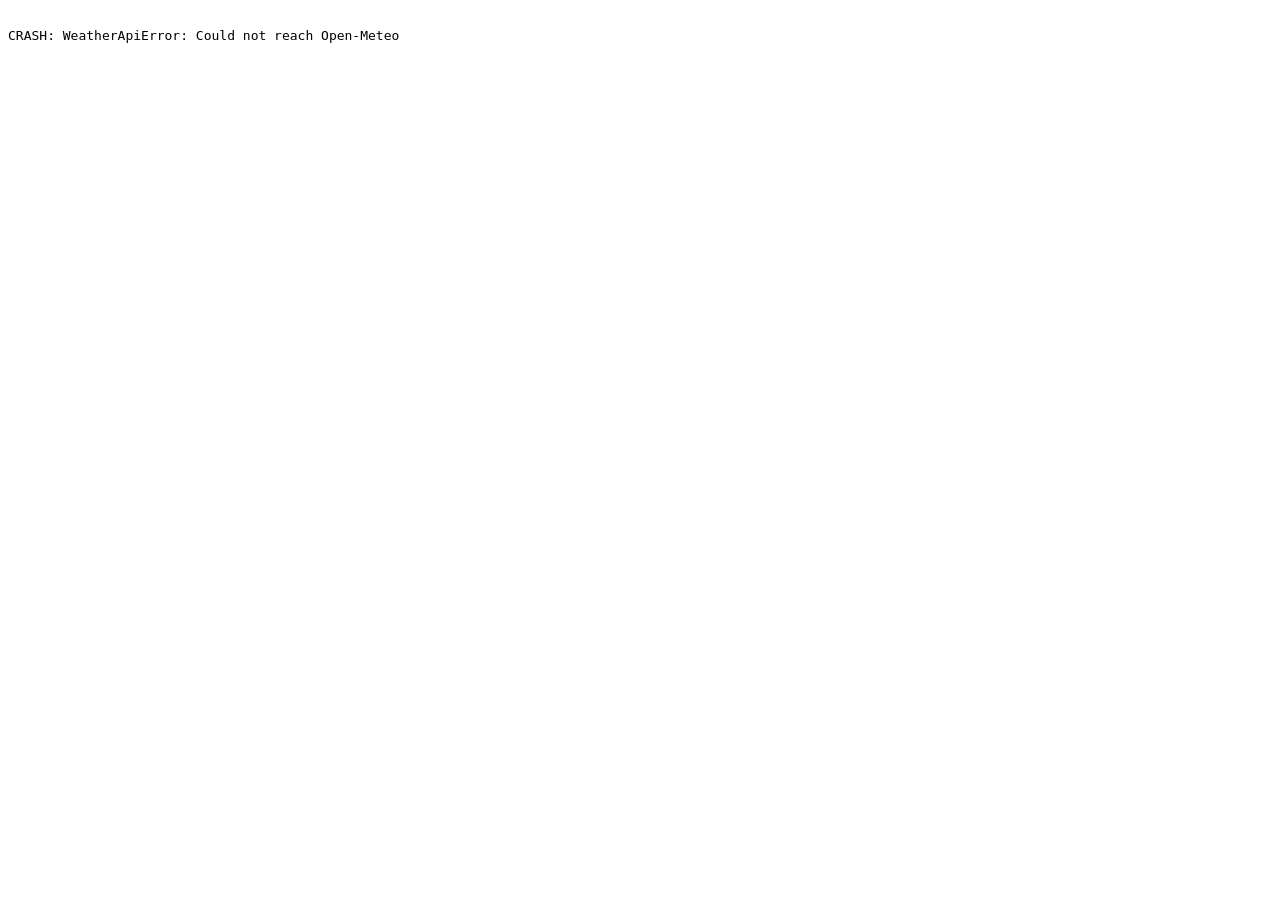
<file: test/weather-test.html>
<!DOCTYPE html>
<html lang="en">
<head><meta charset="UTF-8"><title>WeatherApi tests</title></head>
<body>
<pre id="out">running...</pre>
<script src="../js/weather.js"></script>
<script>
  // Live-network checks against Open-Meteo plus offline checks of error handling.
  const lines = [];
  let failed = 0;
  function check(name, ok, detail) {
    if (!ok) failed++;
    lines.push((ok ? "PASS " : "FAIL ") + name + (detail ? "  -> " + detail : ""));
  }
  async function expectError(name, code, fn) {
    try { await fn(); check(name, false, "no error thrown"); }
    catch (e) { check(name, e instanceof WeatherApi.WeatherApiError && e.code === code, "code=" + e.code); }
  }

  (async () => {
    const places = await WeatherApi.geocodeCity("Austin");
    check("geocode 'Austin' returns US matches", places.length > 0 && places[0].state === "Texas",
      places[0].name + ", " + places[0].state + " (" + places[0].latitude + ", " + places[0].longitude + ")");

    const withState = await WeatherApi.geocodeCity("Austin, MN");
    check("geocode 'Austin, MN' narrows to Minnesota", withState[0].state === "Minnesota", withState[0].state);

    const withFullState = await WeatherApi.geocodeCity("Austin, Texas");
    check("geocode 'Austin, Texas' accepts full state name", withFullState[0].state === "Texas", withFullState[0].state);
    const withTx = await WeatherApi.geocodeCity("Springfield, MO");
    check("geocode 'Springfield, MO' -> Missouri", withTx[0].state === "Missouri", withTx[0].state);

    await expectError("geocode gibberish -> not_found", "not_found", () => WeatherApi.geocodeCity("zzqxqxqzz"));
    await expectError("geocode empty -> not_found", "not_found", () => WeatherApi.geocodeCity("  "));

    const w = await WeatherApi.fetchWeather(places[0].latitude, places[0].longitude);
    check("forecast has 15 days (today + 14)", w.days.length === 15, w.days.length + " days");
    check("day 0 flagged as today, rest are not", w.days[0].isToday && w.days.slice(1).every(d => !d.isToday));
    const d0 = w.days[0], d14 = w.days[14];
    const numericOk = (d) => ["temperatureF", "precipProbability", "uvIndex", "windMph", "humidity", "weatherCode"].every(f => typeof d[f] === "number");
    check("today has all numeric inputs", numericOk(d0), JSON.stringify(d0));
    check("day +14 has all numeric inputs", numericOk(d14), JSON.stringify(d14));

    // Offline error paths (inputs for spec requirement 17)
    try { WeatherApi.normalizeForecast({}); check("empty response -> missing", false); }
    catch (e) { check("empty response -> missing", e.code === "missing", "code=" + e.code); }
    try {
      WeatherApi.normalizeForecast({
        timezone: "x",
        current: { temperature_2m: 70, relative_humidity_2m: 50, wind_speed_10m: 5, weather_code: 1 },
        daily: { time: ["2026-01-01"], weather_code: [1], temperature_2m_max: [70], temperature_2m_min: [60],
                 precipitation_probability_max: [null], uv_index_max: [3], wind_speed_10m_max: [5], relative_humidity_2m_mean: [50] },
      });
      check("null precip probability -> missing", false);
    } catch (e) { check("null precip probability -> missing", e.code === "missing", e.message); }

    const realFetch = window.fetch;
    window.fetch = () => Promise.reject(new TypeError("offline"));
    await expectError("network failure -> network", "network", () => WeatherApi.fetchWeather(30, -97));
    window.fetch = () => Promise.resolve({ ok: false, status: 500 });
    await expectError("HTTP 500 -> service", "service", () => WeatherApi.fetchWeather(30, -97));
    window.fetch = realFetch;

    // Device location: the real permission prompt can't be driven headlessly, so stub the browser API.
    const realGeo = navigator.geolocation;
    const stubGeo = (impl) => Object.defineProperty(navigator, "geolocation", { value: { getCurrentPosition: impl }, configurable: true });
    stubGeo((ok) => ok({ coords: { latitude: 30.27, longitude: -97.74 } }));
    const here = await WeatherApi.getDeviceLocation();
    check("device location success returns coordinates", here.latitude === 30.27 && here.longitude === -97.74 && here.name === "Current location");
    stubGeo((ok, err) => err({ code: 1 }));
    await expectError("device location denied -> permission_denied", "permission_denied", () => WeatherApi.getDeviceLocation());
    stubGeo((ok, err) => err({ code: 2 }));
    await expectError("device location unavailable -> service", "service", () => WeatherApi.getDeviceLocation());
    Object.defineProperty(navigator, "geolocation", { value: realGeo, configurable: true });

    lines.push(failed ? failed + " FAILED" : "ALL PASSED");
    document.getElementById("out").textContent = lines.join("\n");
    document.title = failed ? "FAILED" : "PASSED";
  })().catch((e) => {
    document.getElementById("out").textContent = lines.join("\n") + "\nCRASH: " + e;
    document.title = "FAILED";
  });
</script>
</body>
</html>
</file>
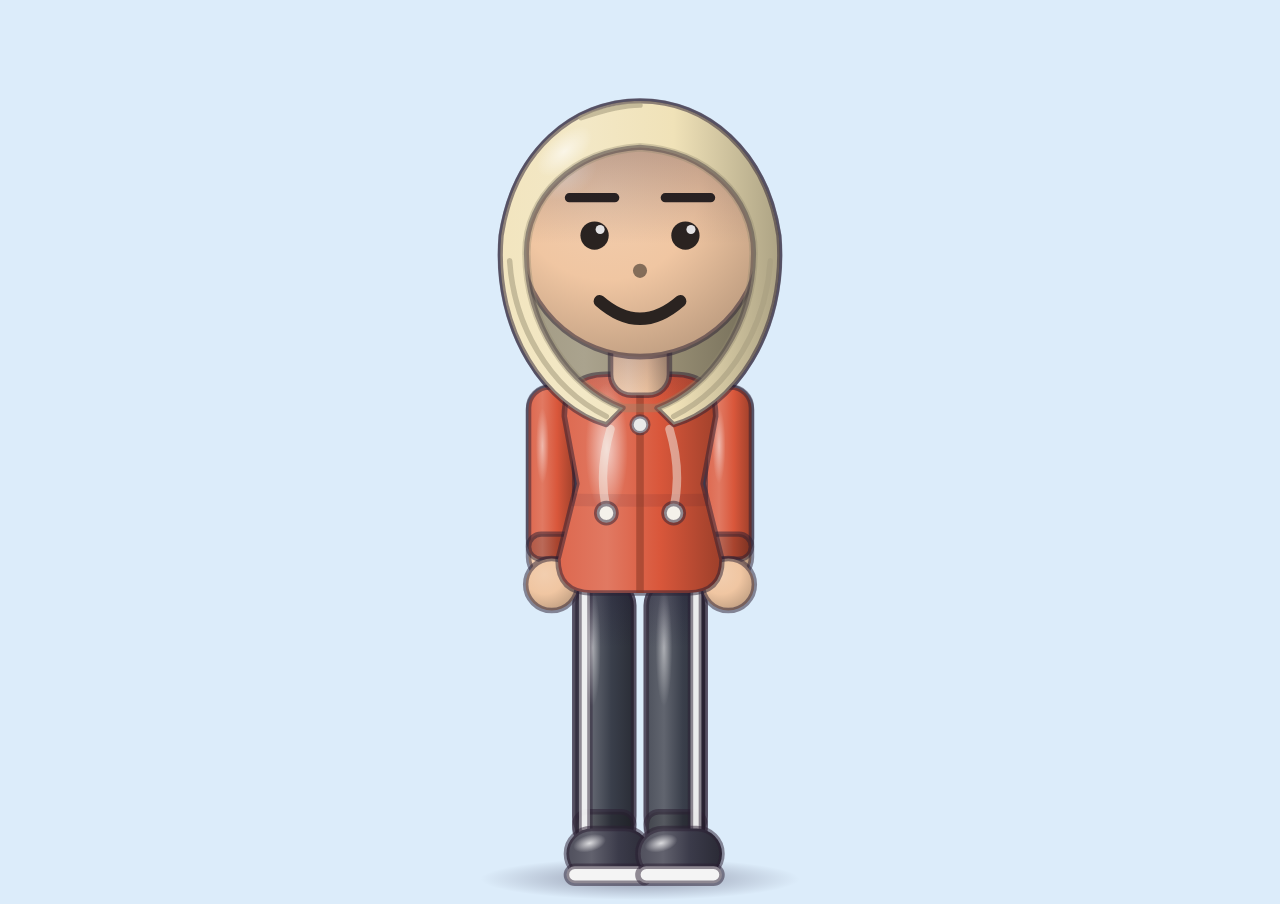
<file: test/zoom.html>
<!DOCTYPE html>
<html lang="en">
<head>
  <meta charset="UTF-8">
  <title>Figure zoom</title>
  <style>
    /* Review tool: one figure at large size. ?outfit=cold-1&category=cold&facial=beard&hair=curly-auburn&view=full|head&personality=energetic&mouth=grin */
    body { margin: 0; background: #dcecfa; display: flex; justify-content: center; }
    svg { width: 560px; height: 900px; }
    svg.head { height: 560px; }
  </style>
</head>
<body>
<div id="out"></div>
<script src="../js/variation.js"></script>
<script src="../js/traits.js"></script>
<script src="../js/art.js"></script>
<script>
  const q = new URLSearchParams(location.search);
  const view = q.get("view") || "full";
  const character = Object.assign(Traits.defaultCharacter("zoom"), {
    hair: q.get("hair") || "short-brown",
    facialHair: q.get("facial") || "clean",
    personality: q.get("personality") || "neutral",
    mouth: q.get("mouth") || "smile",
    bodyType: q.get("body") || "average",
    genderPresentation: q.get("gender") || "feminine",
  });
  const markup = Art.characterSvg({ character: character, category: q.get("category") || "cold", outfitId: q.get("outfit") || "cold-1", tag: "sporty", view: view, decorative: true });
  document.getElementById("out").innerHTML = markup;
  document.querySelector("svg").classList.add(view);
  document.title = "LOADED";
</script>
</body>
</html>
</file>
<file: css/style.css>
/* Phone-first main screen. Date and location controls sit in a bar just above the nav so they
   are within thumb reach; pickers open as bottom sheets. The distinct laptop layout (side nav,
   separate bottom bars) is the responsive-pass checkpoint; until then a wide window just shows the
   phone layout centered. */

:root {
  --ink: #12212f;
  --ink-soft: #3d4f5f;
  --panel: rgba(255, 255, 255, 0.86);
  --line: #5b6f80;
  --accent: #1b5e9b;
  --accent-ink: #ffffff;
  --badge-bg: #fff1b8;
  --chip-bg: #fff7d6;
  --nav-bg: #ffffff;
  --page-bg: #dbe6ef;
}

* {
  box-sizing: border-box;
}

html,
body,
#app {
  height: 100%;
  margin: 0;
}

body {
  font-family: system-ui, -apple-system, "Segoe UI", Roboto, sans-serif;
  color: var(--ink);
  background: var(--page-bg);
}

.noscript {
  padding: 16px;
}

.visually-hidden {
  position: absolute;
  width: 1px;
  height: 1px;
  overflow: hidden;
  clip: rect(0 0 0 0);
  white-space: nowrap;
}

button {
  font: inherit;
  color: inherit;
}

:focus-visible {
  outline: 3px solid #0b57d0;
  outline-offset: 2px;
}

.screen {
  position: relative;
  display: flex;
  flex-direction: column;
  height: 100%;
  max-width: 480px;
  margin: 0 auto;
  overflow: hidden;
  background: #cfe6fa;
  container-type: inline-size; /* lets the controls react to the screen's width, not the window's */
}

/* --- Scene: sky, skyline, ground, big weather icon --- */
.scene {
  position: absolute;
  inset: 0;
}

.scene-art {
  width: 100%;
  height: 100%;
  display: block;
}

/* Sits just below the weather panel, wherever that ends, and behind the characters. */
.sky-icon {
  position: absolute;
  top: 100%;
  left: 8px;
  margin-top: 6px;
}

.sky-art {
  display: block;
  width: 150px;
  height: auto;
}

/* --- Top: the weather summary --- */
.top {
  position: relative;
  z-index: 1;
  display: flex;
  justify-content: center;
  padding: 12px 12px 0;
}

.summary {
  min-width: 0;
  max-width: 100%;
  padding: 8px 14px;
  text-align: center;
  background: var(--panel);
  border-radius: 14px;
}

.summary p {
  margin: 0;
}

.date {
  font-weight: 600;
}

.badge {
  display: inline-block;
  margin-left: 4px;
  padding: 1px 8px;
  font-size: 0.8rem;
  font-weight: 700;
  background: var(--badge-bg);
  border: 1px solid #8a6d00;
  border-radius: 999px;
}

.weather {
  display: flex;
  flex-wrap: wrap;
  align-items: center;
  justify-content: center;
  gap: 8px;
  margin-top: 2px;
}

.temp {
  font-size: 1.9rem;
  font-weight: 700;
  line-height: 1.1;
  white-space: nowrap;
}

.temp-label {
  font-size: 0.95rem;
  font-weight: 600;
}

.cond {
  font-size: 1.1rem;
}

.place {
  color: var(--ink-soft);
  font-weight: 600;
}

.reminders {
  display: flex;
  flex-direction: column;
  gap: 4px;
  margin: 8px 0 0;
  padding: 0;
  list-style: none;
  text-align: left;
}

.reminders li {
  display: flex;
  align-items: center;
  gap: 8px;
  padding: 4px 10px;
  font-size: 0.9rem;
  background: var(--chip-bg);
  border: 1px solid #b59a3b;
  border-radius: 10px;
}

.reminders .icon {
  flex: none;
}

/* --- Stage: characters standing on the ground; the main character is bigger and in the middle --- */
.stage {
  position: relative;
  z-index: 1;
  display: flex;
  flex: 1;
  align-items: stretch;
  justify-content: center;
  gap: 4px;
  padding: 8px 8px 12px;
  min-height: 0;
}

/* Each character fills the stage's height; the figure inside scales to the room left after its
   caption and stands on the ground (preserveAspectRatio xMidYMax), so it never runs up behind
   the weather panel however short the phone is. */
.character {
  display: flex;
  flex-direction: column;
  align-items: center;
  justify-content: flex-end;
  flex: 0 1 170px;
  min-width: 0;
  min-height: 0;
  margin: 0;
}

.character.main {
  flex-basis: 210px;
}

.character-art {
  flex: 1 1 0;
  width: 100%;
  min-height: 0;
  max-width: 190px;
  max-height: 420px;
}

.character:not(.main) .character-art {
  max-height: 80%; /* the main character is the focus, so the others are a little smaller */
}

.character.main .character-art {
  max-width: 230px;
}

.character figcaption {
  margin-top: 4px;
  padding: 2px 6px;
  font-size: 0.75rem;
  line-height: 1.2;
  text-align: center;
  background: var(--panel);
  border-radius: 8px;
}

/* Personality changes how the character moves (spec requirement 10), unless motion is reduced. */
@media (prefers-reduced-motion: no-preference) {
  .character[data-personality="energetic"] .character-art {
    animation: bounce 0.7s ease-in-out infinite;
  }
  .character[data-personality="anxious"] .character-art {
    animation: shiver 0.35s linear infinite;
  }
  .character[data-personality="chill"] .character-art {
    animation: sway 3.2s ease-in-out infinite;
    transform-origin: 50% 100%;
  }
}

@keyframes bounce {
  50% {
    transform: translateY(-8px);
  }
}

@keyframes shiver {
  25% {
    transform: translateX(-1.5px);
  }
  75% {
    transform: translateX(1.5px);
  }
}

@keyframes sway {
  50% {
    transform: rotate(2deg);
  }
}

/* --- Controls bar: date stepper and location, above the nav --- */
.controls {
  position: relative;
  z-index: 1;
  display: grid;
  grid-template-columns: minmax(0, 1.25fr) minmax(0, 1fr); /* the date needs more room than a city name */
  gap: 8px;
  padding: 8px 10px;
  background: var(--panel);
}

.controls-single {
  grid-template-columns: 1fr;
}

/* Very narrow phones: the date and the city each get a full-width row so nothing is clipped. */
@container (max-width: 349px) {
  .controls {
    grid-template-columns: 1fr;
  }
}

.datebar {
  display: grid;
  grid-template-columns: 44px 1fr 44px;
  min-width: 0;
}

.ctl {
  min-width: 44px;
  min-height: 44px;
  padding: 6px 10px;
  font-weight: 600;
  background: #fff;
  border: 2px solid var(--line);
}

.ctl:disabled,
.tab:disabled {
  opacity: 0.5;
}

.ctl-step {
  display: flex;
  align-items: center;
  justify-content: center;
  padding: 0;
}

.ctl-step:first-child {
  border-radius: 12px 0 0 12px;
}

.ctl-step:last-child {
  border-radius: 0 12px 12px 0;
}

.ctl-main {
  min-width: 0;
  padding: 6px 2px;
  font-size: 0.95rem;
  border-left-width: 0;
  border-right-width: 0;
  white-space: nowrap;
}

.ctl-place {
  display: flex;
  align-items: center;
  gap: 6px;
  min-width: 0;
  border-radius: 12px;
}

.ctl-place span {
  overflow: hidden;
  text-overflow: ellipsis;
  white-space: nowrap;
}

.ctl-place svg {
  flex: none;
}

/* --- Source credit and bottom navigation --- */
.source {
  position: relative;
  z-index: 1;
  margin: 0;
  padding: 4px 12px;
  font-size: 0.75rem;
  text-align: center;
  background: var(--panel);
}

.source a {
  color: var(--accent);
}

.tabbar {
  position: relative;
  z-index: 1;
  display: grid;
  grid-template-columns: repeat(3, 1fr);
  background: var(--nav-bg);
  border-top: 2px solid var(--line);
}

.tab {
  display: flex;
  flex-direction: column;
  align-items: center;
  gap: 2px;
  min-height: 56px;
  padding: 6px 4px;
  font-size: 0.8rem;
  background: none;
  border: 0;
}

.tab[aria-current="page"] {
  color: var(--accent);
  font-weight: 700;
  box-shadow: inset 0 3px 0 var(--accent);
}

/* --- Buttons --- */
.btn {
  min-height: 44px;
  padding: 8px 16px;
  font-weight: 700;
  color: var(--accent-ink);
  background: var(--accent);
  border: 2px solid var(--accent);
  border-radius: 12px;
}

.btn-wide {
  width: 100%;
}

/* --- Bottom sheets (date and location pickers) --- */
.sheet-layer,
.overlay-layer {
  position: absolute;
  inset: 0;
  z-index: 10;
  display: flex;
  flex-direction: column;
  justify-content: flex-end;
}

.backdrop {
  position: absolute;
  inset: 0;
  background: rgba(10, 25, 40, 0.45);
}

.sheet {
  position: relative;
  max-height: 85%;
  padding: 12px 16px 20px;
  overflow-y: auto;
  background: #fff;
  border-radius: 18px 18px 0 0;
  box-shadow: 0 -4px 20px rgba(0, 0, 0, 0.25);
}

.sheet-head {
  display: flex;
  align-items: center;
  justify-content: space-between;
  margin-bottom: 8px;
}

.sheet-head h2 {
  margin: 0;
  font-size: 1.2rem;
}

.sheet-close {
  width: 44px;
  height: 44px;
  font-size: 1.8rem;
  line-height: 1;
  background: #eef3f8;
  border: 2px solid var(--line);
  border-radius: 12px;
}

.sheet-note {
  margin: 8px 0;
  color: var(--ink-soft);
  font-size: 0.9rem;
}

.sheet-status {
  min-height: 1.4em;
  margin: 8px 0 4px;
  font-size: 0.9rem;
}

/* Calendar grid: seven columns, today first, 15 days only */
.cal-head,
.cal {
  display: grid;
  grid-template-columns: repeat(7, 1fr);
  gap: 4px;
}

.cal-head span {
  padding: 2px 0;
  font-size: 0.8rem;
  font-weight: 700;
  text-align: center;
  color: var(--ink-soft);
}

.cal-day {
  display: flex;
  flex-direction: column;
  align-items: center;
  justify-content: center;
  min-height: 48px;
  padding: 2px;
  font-weight: 700;
  background: #fff;
  border: 2px solid var(--line);
  border-radius: 10px;
}

.cal-day[aria-pressed="true"] {
  color: var(--accent-ink);
  background: var(--accent);
  border-color: var(--accent);
}

.cal-month {
  font-size: 0.65rem;
  font-weight: 600;
  line-height: 1;
}

/* Location search */
.search {
  display: grid;
  grid-template-columns: 1fr auto;
  gap: 8px;
}

.search input {
  min-width: 0;
  min-height: 44px;
  padding: 8px 12px;
  font: inherit;
  border: 2px solid var(--line);
  border-radius: 12px;
}

.results {
  display: flex;
  flex-direction: column;
  gap: 6px;
  margin: 0;
  padding: 0;
  list-style: none;
}

.result {
  width: 100%;
  min-height: 44px;
  padding: 8px 12px;
  font-weight: 600;
  text-align: left;
  background: #eef3f8;
  border: 2px solid var(--line);
  border-radius: 12px;
}

/* --- Loading / error message screens --- */
.message {
  align-items: center;
  justify-content: center;
  gap: 16px;
  font-size: 1.2rem;
  text-align: center;
  background: var(--page-bg);
}

.message p {
  margin: 0;
}

/* --- Character builder (phone layout) --- */
.builder {
  background: linear-gradient(#e8f1fa, #d3e4f4);
}

.b-top {
  display: grid;
  grid-template-columns: auto 1fr auto;
  align-items: center;
  gap: 8px;
  padding: 10px 12px 0;
}

.gal-btn {
  display: flex;
  flex-direction: column;
  align-items: center;
  justify-content: center;
  min-width: 56px;
  min-height: 56px;
  font-size: 0.75rem;
  font-weight: 700;
  background: #fff;
  border: 2px solid var(--line);
  border-radius: 14px;
}

.b-title {
  margin: 0;
  font-size: 1.1rem;
  text-align: center;
}

.main-btn,
.main-badge {
  display: inline-flex;
  align-items: center;
  min-height: 44px;
  padding: 6px 12px;
  font-weight: 700;
  font-size: 0.9rem;
  border-radius: 14px;
}

.main-btn {
  background: #fff;
  border: 2px solid var(--line);
}

.main-badge {
  background: var(--badge-bg);
  border: 2px solid #8a6d00;
}

.b-preview {
  display: flex;
  flex: 1;
  justify-content: center;
  min-height: 120px;
  padding: 8px 16px;
}

.b-preview .character-art,
.opt-art .character-art,
.gal-art .character-art {
  flex: none;
  width: 100%;
  height: 100%;
  max-width: none;
  max-height: none;
}

/* Scrollable trait tabs, general -> specific */
.b-tabs {
  display: flex;
  gap: 4px;
  padding: 4px 8px;
  overflow-x: auto;
  scroll-snap-type: x proximity;
  background: var(--panel);
  border-top: 2px solid var(--line);
}

.b-tab {
  display: flex;
  flex: none;
  flex-direction: column;
  align-items: center;
  justify-content: center;
  gap: 2px;
  min-width: 76px;
  min-height: 56px;
  padding: 4px 6px;
  font-size: 0.75rem;
  font-weight: 600;
  background: none;
  border: 2px solid transparent;
  border-radius: 12px;
  scroll-snap-align: start;
}

.b-tab[aria-selected="true"] {
  color: var(--accent);
  font-weight: 700;
  background: #fff;
  border-color: var(--accent);
}

.b-panel {
  height: 214px;
  overflow-y: auto;
  background: #fff;
}

.options {
  display: grid;
  grid-template-columns: repeat(4, 1fr);
  gap: 8px;
  padding: 10px 12px;
}

.opt {
  position: relative;
  display: flex;
  flex-direction: column;
  align-items: center;
  gap: 2px;
  min-height: 84px;
  padding: 4px 2px;
  background: #f4f8fc;
  border: 2px solid var(--line);
  border-radius: 12px;
}

.opt[aria-pressed="true"] {
  background: #e3f0ff;
  border: 3px solid var(--accent);
}

.opt-art {
  display: block;
  width: 100%;
  height: 56px;
}

.opt-label {
  font-size: 0.7rem;
  line-height: 1.15;
  font-weight: 600;
  text-align: center;
}

.opt-check {
  position: absolute;
  top: 1px;
  right: 3px;
  font-size: 0.8rem;
  font-weight: 700;
  color: var(--accent);
}

/* Gallery sheet */
.gallery {
  display: grid;
  grid-template-columns: repeat(3, 1fr);
  gap: 8px;
  margin: 0 0 12px;
  padding: 0;
  list-style: none;
}

.gal-item {
  display: flex;
  flex-direction: column;
  align-items: center;
  gap: 2px;
  width: 100%;
  min-height: 92px;
  padding: 4px;
  font-weight: 600;
  background: #f4f8fc;
  border: 2px solid var(--line);
  border-radius: 12px;
}

.gal-item[aria-pressed="true"] {
  background: #e3f0ff;
  border: 3px solid var(--accent);
}

.gal-art {
  display: block;
  width: 100%;
  height: 56px;
}

.gal-label {
  font-size: 0.75rem;
}

.gal-plus {
  display: flex;
  align-items: center;
  justify-content: center;
  height: 56px;
  font-size: 2rem;
  color: var(--accent);
}

.btn-danger {
  background: #fff;
  color: #9b1c1c;
  border-color: #9b1c1c;
}

.btn:disabled {
  opacity: 0.5;
}

.options-tall .opt {
  min-height: 150px;
}

.options-tall .opt-art {
  height: 124px;
}

/* --- Settings screen (list of rows, each opening a page) --- */
.settings {
  background: linear-gradient(#f2f6fb, #e2ecf6);
}

.s-top {
  display: flex;
  align-items: center;
  gap: 8px;
  min-height: 56px;
  padding: 8px 12px;
  background: var(--panel);
  border-bottom: 2px solid var(--line);
}

.s-title {
  flex: 1;
  margin: 0;
  font-size: 1.25rem;
}

.s-title:focus {
  outline: none;
}

.back-btn {
  min-height: 44px;
  padding: 6px 12px;
  font-weight: 700;
  color: var(--accent);
  background: #fff;
  border: 2px solid var(--accent);
  border-radius: 12px;
}

.s-body {
  flex: 1;
  min-height: 0;
  padding: 12px;
  overflow-y: auto;
}

.rows {
  display: flex;
  flex-direction: column;
  gap: 8px;
  margin: 0;
  padding: 0;
  list-style: none;
}

.row {
  display: flex;
  align-items: center;
  width: 100%;
  min-height: 64px;
  padding: 8px 14px;
  text-align: left;
  background: #fff;
  border: 2px solid var(--line);
  border-radius: 14px;
}

.row-main {
  display: flex;
  flex: 1;
  flex-direction: column;
  gap: 2px;
}

.row-label {
  font-size: 1.05rem;
  font-weight: 700;
}

.row-hint {
  font-size: 0.85rem;
  color: var(--ink-soft);
}

.row-chev {
  font-size: 1.6rem;
  color: var(--ink-soft);
}

.doc {
  padding: 14px;
  line-height: 1.5;
  background: #fff;
  border: 2px solid var(--line);
  border-radius: 14px;
}

.doc h2 {
  margin: 18px 0 4px;
  font-size: 1.1rem;
}

.doc h2:first-child {
  margin-top: 0;
}

.doc p {
  margin: 4px 0 8px;
}

.doc ul {
  margin: 4px 0 8px;
  padding-left: 20px;
}

.doc li {
  margin-bottom: 6px;
}

.doc a {
  color: var(--accent);
  overflow-wrap: anywhere;
}

.doc section + section {
  margin-top: 8px;
  padding-top: 4px;
  border-top: 1px solid #c9d4de;
}

.doc-table {
  width: 100%;
  margin: 6px 0 10px;
  border-collapse: collapse;
}

.doc-table caption {
  margin-bottom: 4px;
  font-weight: 700;
  text-align: left;
}

.doc-table th,
.doc-table td {
  padding: 4px 8px;
  text-align: left;
  border: 1px solid #b9c6d2;
}

.doc-table thead th {
  background: #eef3f8;
}

.doc-status {
  margin: 12px 0 6px;
}

.doc-note {
  margin: 12px 0 0;
  font-size: 0.9rem;
  color: var(--ink-soft);
}

.doc .btn + .doc-status {
  margin-top: 16px;
}
</file>
